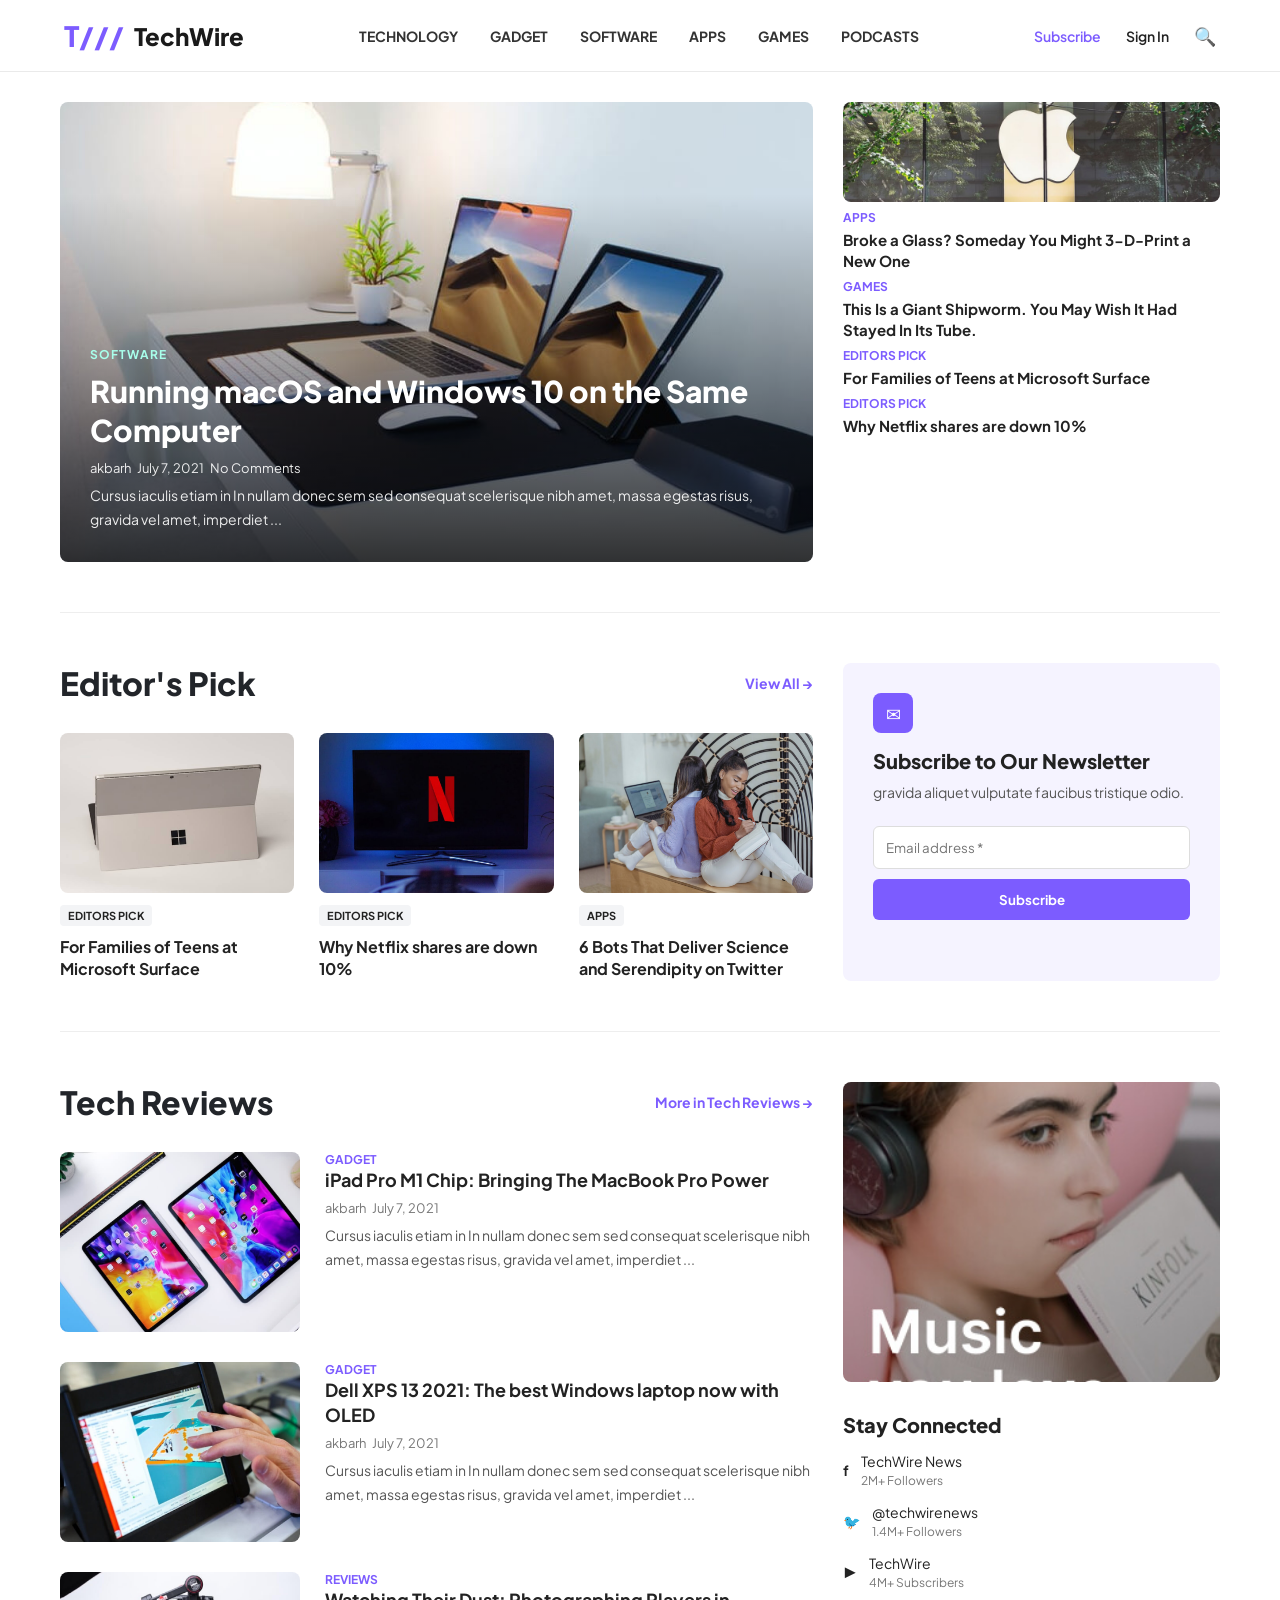
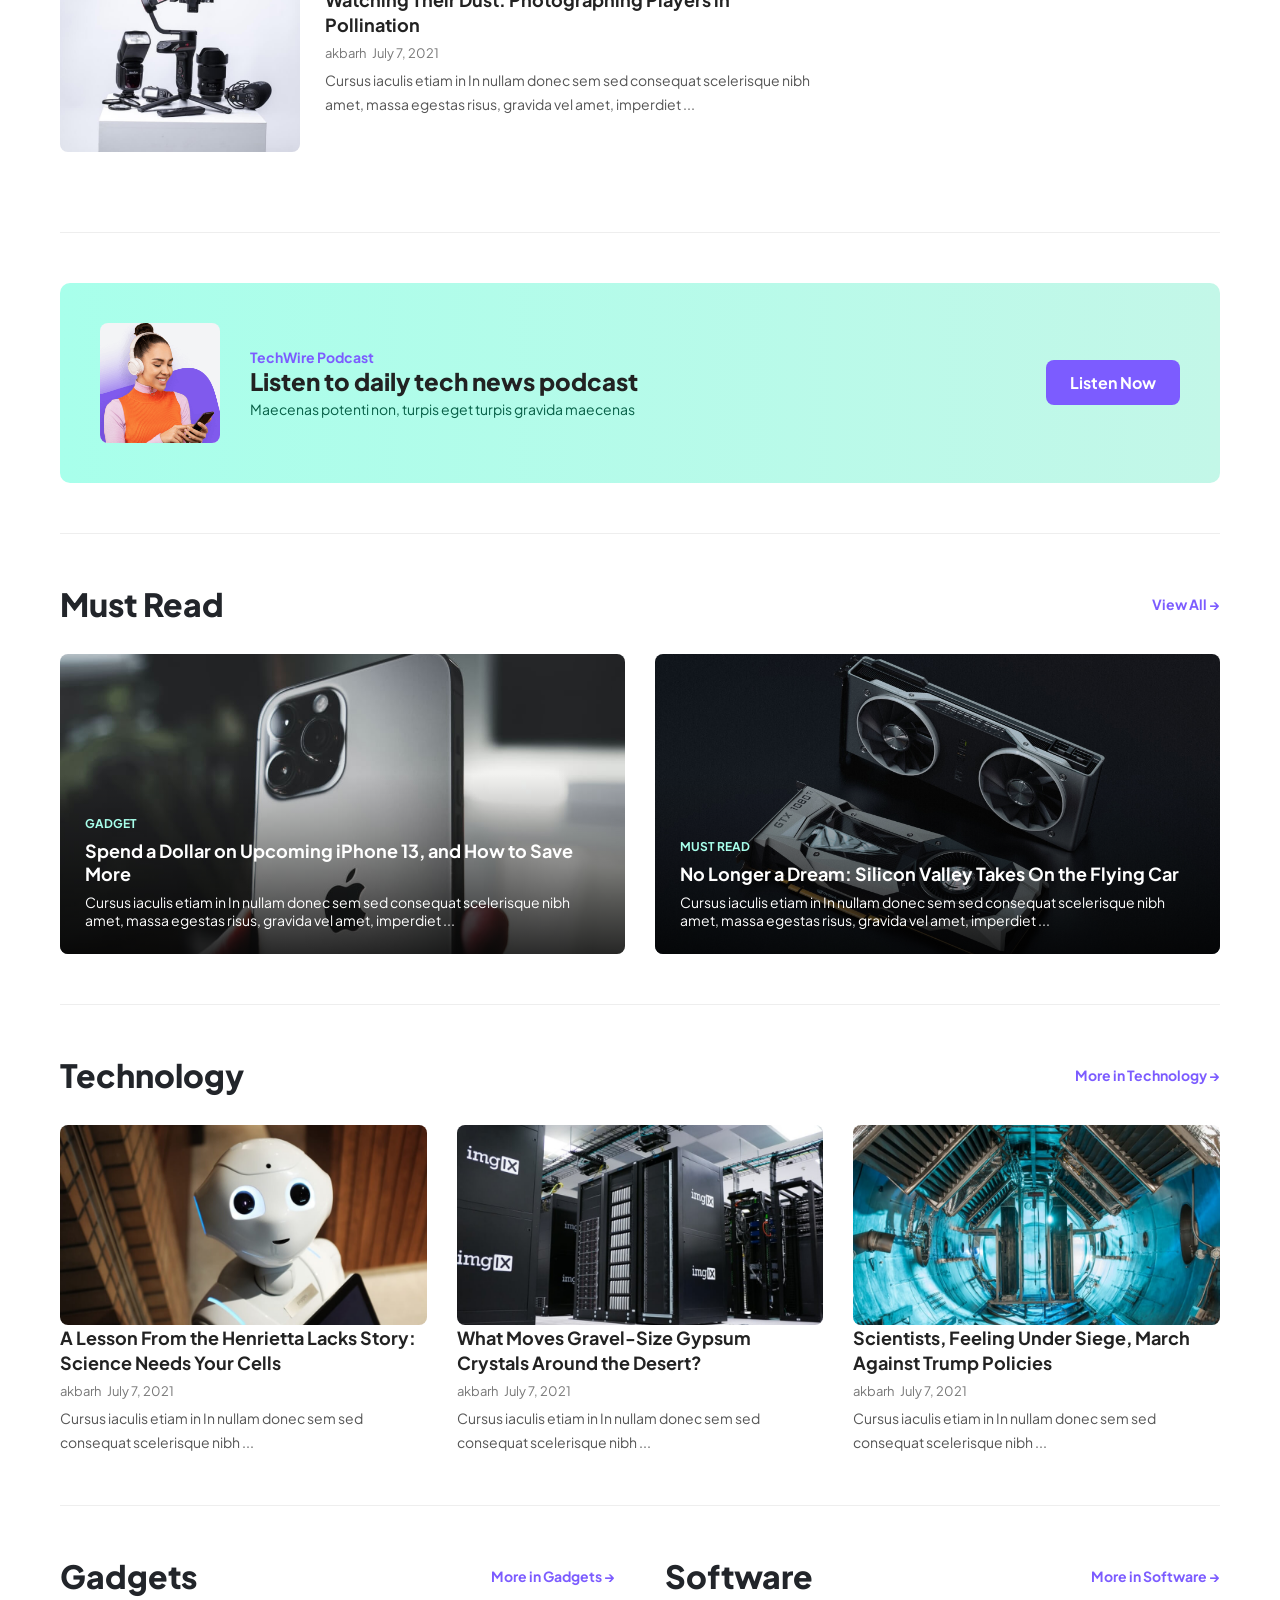
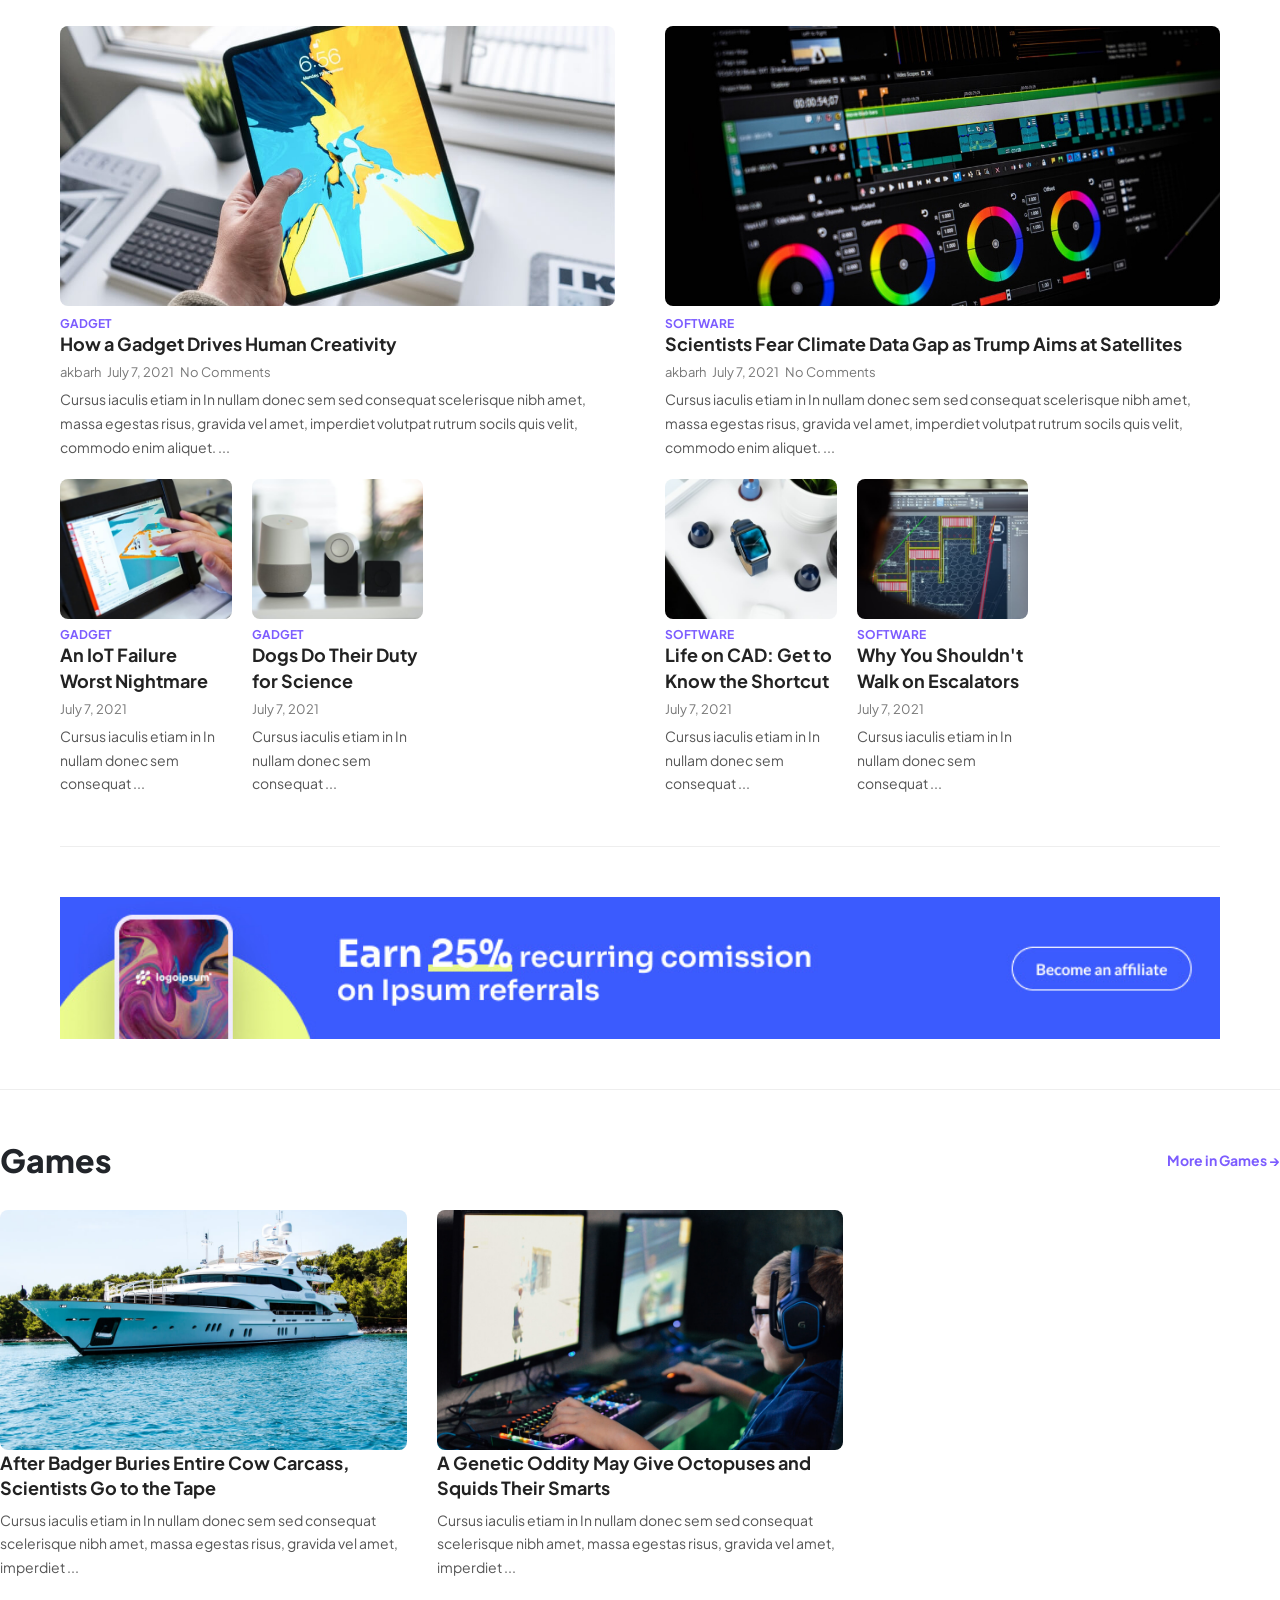
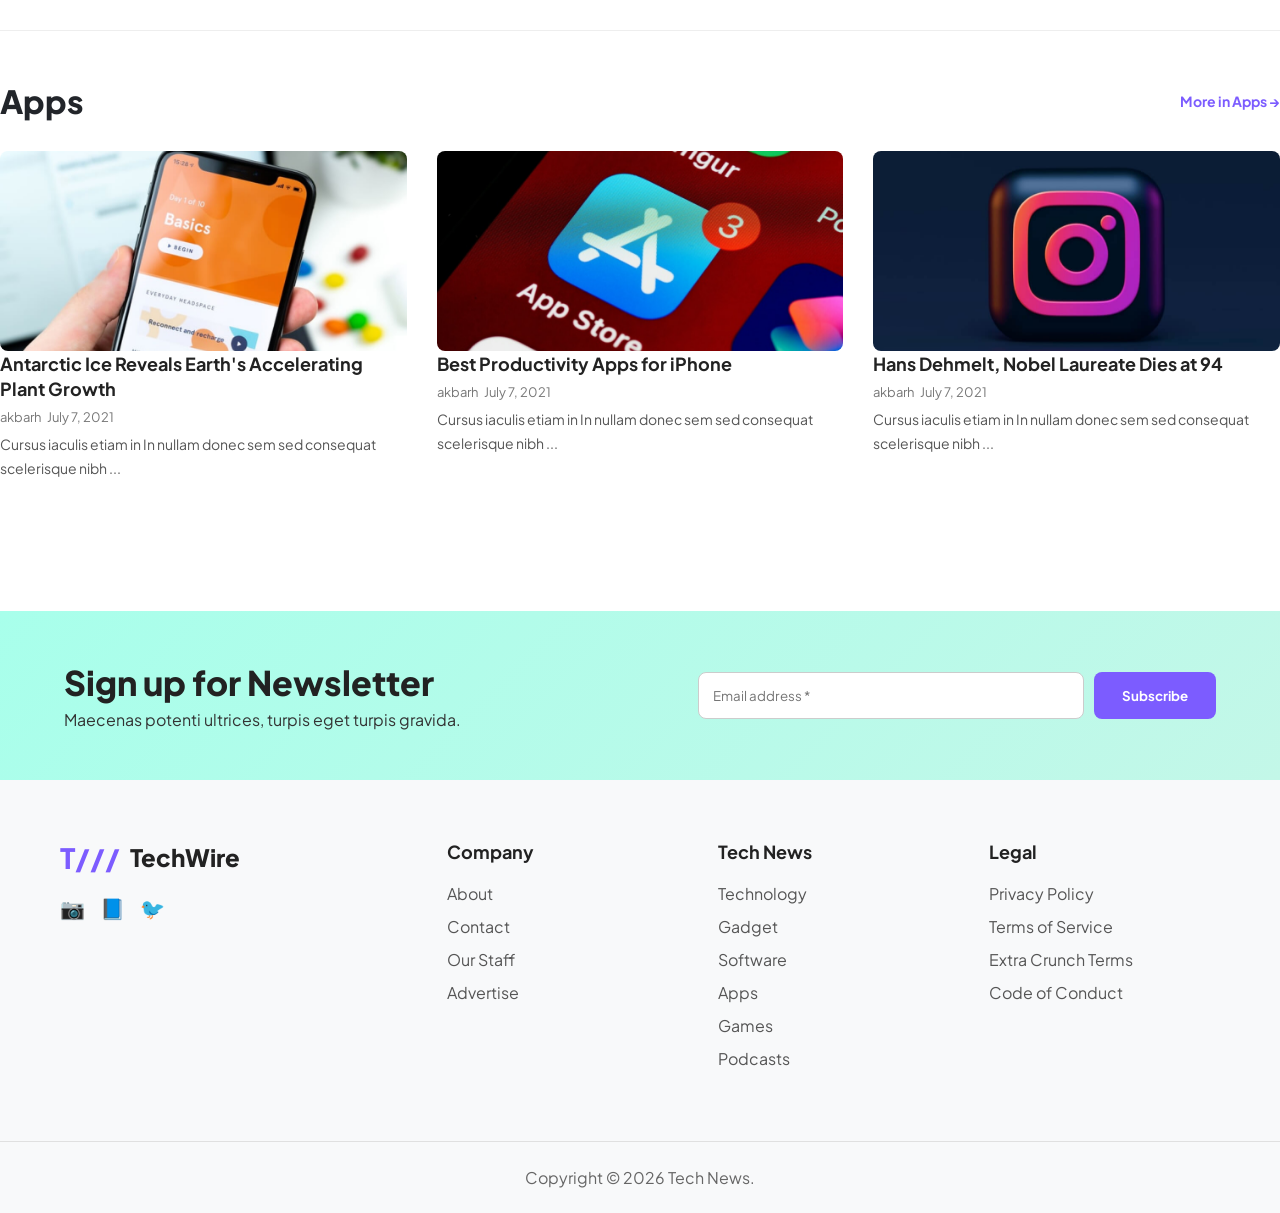
<file: index.html>
<!DOCTYPE html>
<html lang="en">
<head>
<meta charset="UTF-8">
<meta name="viewport" content="width=device-width, initial-scale=1.0">
<title>TechWire - Technology News</title>
<link href="https://fonts.googleapis.com/css2?family=Plus+Jakarta+Sans:wght@400;500;600;700;800&display=swap" rel="stylesheet">
<style>
* { box-sizing: border-box; margin: 0; padding: 0; font-family: 'Plus Jakarta Sans', sans-serif; }
body { background: #fff; color: #222; }
a { text-decoration: none; color: inherit; }
img { width: 100%; height: 100%; object-fit: cover; display: block; background: #f3f4f6; }

.container { max-width: 1200px; margin: 0 auto; padding: 0 20px; }

/* HEADER + NAVBAR - APPS.HTML JESA */
header { background: #ffffff; border-bottom: 1px solid #eaeaea; padding: 18px 5%; display: flex; align-items: center; justify-content: space-between; position: sticky; top: 0; z-index: 100; }
.logo { display: flex; align-items: center; gap: 10px; font-weight: 800; font-size: 24px; color: #1a1a1a; }
.logo-icon { color: #7c5cff; font-weight: 900; font-size: 28px; }
nav { display: flex; gap: 32px; font-weight: 700; font-size: 14px; text-transform: uppercase; }
nav a { color: #333; transition: 0.3s; } 
nav a:hover, nav a.active { color: #7c5cff; }
.header-right { display: flex; align-items: center; gap: 25px; font-weight: 600; font-size: 14px; }
.btn-subscribe { color: #7c5cff; }

.section { padding: 50px 0; border-top: 1px solid #eee; }
.section-header { display: flex; justify-content: space-between; align-items: center; margin-bottom: 30px; }
.section-title { font-size: 32px; font-weight: 800; color: #22252a; }
.view-all { color: #7c5cff; font-weight: 700; font-size: 14px; }
.view-all:hover { text-decoration: underline; }

/* HERO */
.hero-wrap { display: grid; grid-template-columns: 2fr 1fr; gap: 30px; padding-top: 30px; border: none; }
.hero-main { position: relative; height: 460px; border-radius: 8px; overflow: hidden; }
.hero-main::after { content: ''; position: absolute; inset: 0; background: linear-gradient(transparent 20%, rgba(0,0,0,0.8)); }
.hero-main .content { position: absolute; bottom: 0; padding: 30px; color: #fff; z-index: 2; }
.hero-main .tag { font-size: 12px; font-weight: 700; text-transform: uppercase; letter-spacing: 1px; color: #a8ffeb; }
.hero-main h1 { font-size: 30px; font-weight: 800; margin: 10px 0; line-height: 1.3; }
.hero-meta { display: flex; gap: 12px; font-size: 13px; opacity: 0.9; align-items: center; }
.hero-main p { font-size: 14px; opacity: 0.9; margin-top: 8px; line-height: 1.7; }
.hero-side-item { margin-bottom: 20px; }
.hero-side-item img { height: 100px; border-radius: 8px; }
.hero-side-item .cat { color: #7c5cff; font-size: 12px; font-weight: 700; text-transform: uppercase; margin: 8px 0 4px; }
.hero-side-item h3 { font-size: 15px; font-weight: 700; line-height: 1.4; }
.hero-side-item h3:hover { color: #7c5cff; }

/* EDITOR + NEWSLETTER */
.section-2 { display: grid; grid-template-columns: 2fr 1fr; gap: 30px; }
.editor-grid { display: grid; grid-template-columns: repeat(3, 1fr); gap: 25px; }
.editor-card .badge { background: #f3f4f6; color: #222; padding: 4px 8px; font-size: 11px; font-weight: 700; text-transform: uppercase; border-radius: 4px; display: inline-block; margin-bottom: 10px; }
.editor-card img { height: 160px; border-radius: 8px; margin-bottom: 10px; }
.editor-card h3 { font-size: 16px; font-weight: 700; line-height: 1.4; }
.editor-card h3:hover { color: #7c5cff; }

.card-title { font-size: 18px; font-weight: 700; line-height: 1.4; margin-bottom: 8px; }
.card-title:hover { color: #7c5cff; }
.card-meta { font-size: 13px; color: #777; margin-bottom: 8px; }
.card-desc { font-size: 14px; color: #555; line-height: 1.7; }

.newsletter-box { background: #f5f3ff; padding: 30px; border-radius: 8px; }
.newsletter-box .icon { background: #7c5cff; color: #fff; width: 40px; height: 40px; border-radius: 8px; display: flex; align-items: center; justify-content: center; margin-bottom: 15px; font-size: 18px; }
.newsletter-box h3 { font-size: 20px; font-weight: 800; margin-bottom: 10px; }
.newsletter-box p { font-size: 14px; color: #555; margin-bottom: 15px; }
.newsletter-box input { width: 100%; padding: 12px; border: 1px solid #ddd; border-radius: 6px; margin: 10px 0; font-family: 'Plus Jakarta Sans'; }
.newsletter-box button { width: 100%; background: #7c5cff; color: #fff; border: none; padding: 12px; border-radius: 6px; font-weight: 700; cursor: pointer; }

/* TECH REVIEWS + SIDEBAR */
.section-3 { display: grid; grid-template-columns: 2fr 1fr; gap: 30px; }
.review-item { display: grid; grid-template-columns: 240px 1fr; gap: 25px; margin-bottom: 30px; }
.review-item img { height: 180px; border-radius: 8px; }
.review-item .cat { color: #7c5cff; font-size: 12px; font-weight: 700; text-transform: uppercase; }
.sidebar-ad img { border-radius: 8px; margin-bottom: 30px; height: 300px; }
.stay-connected h3 { font-size: 20px; font-weight: 800; margin-bottom: 15px; }
.social-item { display: flex; gap: 12px; margin-bottom: 15px; font-size: 14px; align-items: center; }

/* PODCAST */
.podcast-full { background: linear-gradient(90deg, #a8ffeb 0%, #c3f7e8 100%); border-radius: 10px; padding: 40px; display: flex; align-items: center; gap: 30px; border: none; }
.podcast-full img { width: 120px; height: 120px; border-radius: 8px; }
.podcast-full .label { color: #7c5cff; font-weight: 700; font-size: 14px; }
.podcast-full h2 { font-size: 24px; font-weight: 800; }
.podcast-full p { font-size: 14px; color: #065f46; margin-top: 4px; }
.btn-purple { background: #7c5cff; color: #fff; padding: 12px 24px; border-radius: 8px; font-weight: 700; margin-left: auto; }

/* MUST READ */
.mustread-grid { display: grid; grid-template-columns: repeat(2, 1fr); gap: 30px; }
.mustread-card { position: relative; height: 300px; border-radius: 8px; overflow: hidden; }
.mustread-card::after { content: ''; position: absolute; inset: 0; background: linear-gradient(transparent 40%, rgba(0,0,0,0.8)); }
.mustread-card .content { position: absolute; bottom: 0; padding: 25px; color: #fff; z-index: 2; }
.mustread-card .cat { font-size: 12px; font-weight: 700; text-transform: uppercase; margin-bottom: 8px; color: #a8ffeb; }
.mustread-card h3 { font-size: 18px; font-weight: 700; margin-bottom: 8px; }
.mustread-card p { font-size: 14px; }

/* GRID */
.grid-3 { display: grid; grid-template-columns: repeat(3, 1fr); gap: 30px; }
.grid-3 img { height: 200px; border-radius: 8px; }
.games-grid img { height: 240px; border-radius: 8px; }
.double-grid { display: grid; grid-template-columns: 1fr 1fr; gap: 50px; }
.main-big img { height: 280px; border-radius: 8px; }
.main-big .cat { color: #7c5cff; font-size: 12px; font-weight: 700; text-transform: uppercase; margin-top: 10px; }
.sub-grid-3 { display: grid; grid-template-columns: repeat(3, 1fr); gap: 20px; margin-top: 20px; }
.sub-grid-3 img { height: 140px; border-radius: 8px; }
.sub-grid-3 .cat { color: #7c5cff; font-size: 12px; font-weight: 700; text-transform: uppercase; margin-top: 8px; }
.ad-banner { position: relative; background: #2563eb; border-radius: 10px; padding: 0; height: 140px; overflow: hidden; }
.ad-banner img { height: 100%; }
.ad-banner .content { position: absolute; top: 0; left: 0; padding: 25px 30px; display: flex; justify-content: space-between; align-items: center; width: 100%; color: #fff; }

/* FOOTER - APPS.HTML JESA */
.site-footer { background: #f8f9fa; margin-top: 80px; }
.newsletter-section { background: linear-gradient(135deg, #a8ffeb 0%, #c3f7e8 100%); padding: 50px 5%; display: flex; justify-content: space-between; align-items: center; gap: 20px; }
.newsletter-content h2 { font-size: 34px; font-weight: 800; }
.newsletter-content p { color: #333; margin-top: 5px; }
.newsletter-form { display: flex; gap: 10px; width: 45%; }
.newsletter-form input { flex: 1; padding: 14px; border: 1px solid #ccc; border-radius: 8px; font-family: 'Plus Jakarta Sans'; }
.newsletter-form button { background: #7c5cff; color: #fff; border: none; padding: 14px 28px; border-radius: 8px; font-weight: 700; cursor: pointer; }

.footer-widgets { max-width: 1200px; margin: 0 auto; padding: 60px 20px; display: grid; grid-template-columns: 1.5fr 1fr 1fr 1fr; gap: 40px; }
.footer-logo { display: flex; align-items: center; gap: 10px; font-size: 24px; font-weight: 800; margin-bottom: 20px; }
.social-links { display: flex; gap: 15px; font-size: 20px; }
.social-links a:hover { color: #7c5cff; }
.footer-col h4 { font-size: 18px; margin-bottom: 20px; }
.footer-col ul { list-style: none; }
.footer-col li { margin-bottom: 12px; }
.footer-col a { color: #555; }
.footer-col a:hover { color: #7c5cff; }
.footer-bottom { text-align: center; padding: 25px; border-top: 1px solid #e0e0e0; color: #666; }

@media(max-width: 1024px){ 
  .hero-wrap, .section-2, .section-3, .double-grid { grid-template-columns: 1fr; } 
  .editor-grid, .grid-3, .sub-grid-3, .footer-widgets { grid-template-columns: 1fr 1fr; } 
  nav { display: none; } 
  .podcast-full { flex-direction: column; text-align: center; } 
  .btn-purple { margin-left: 0; }
  .review-item { grid-template-columns: 1fr; }
  .hero-main { height: 350px; }
  .newsletter-section { flex-direction: column; align-items: flex-start; }
  .newsletter-form { width: 100%; }
}
@media(max-width: 600px){
  .footer-widgets { grid-template-columns: 1fr; }
  .newsletter-form { flex-direction: column; }
}
</style>
</head>
<body>

<header>
  <a href="index.html" class="logo"><span class="logo-icon">T///</span> TechWire</a>
  <nav>
    <a href="technology.html">Technology</a>
    <a href="gadget.html">Gadget</a>
    <a href="software.html">Software</a>
    <a href="apps.html">Apps</a>
    <a href="games.html">Games</a>
    <a href="podcast.html">Podcasts</a>
  </nav>
  <div class="header-right">
    <a href="#" class="btn-subscribe">Subscribe</a>
    <a href="#">Sign In</a>
    <span style="font-size:18px; cursor:pointer;">🔍</span>
  </div>
</header>

<main class="container">
  <!-- 1. HERO -->
  <section class="section hero-wrap">
    <a href="#" class="hero-main"><img src="tech-1.jpg" alt="Hero"><div class="content"><div class="tag">SOFTWARE</div><h1>Running macOS and Windows 10 on the Same Computer</h1><div class="hero-meta">akbarh &nbsp; July 7, 2021 &nbsp; No Comments</div><p>Cursus iaculis etiam in In nullam donec sem sed consequat scelerisque nibh amet, massa egestas risus, gravida vel amet, imperdiet ...</p></div></a>
    <div class="hero-side">
      <a href="#" class="hero-side-item"><img src="tech-2.jpg" alt="Side"><div class="cat">APPS</div><h3>Broke a Glass? Someday You Might 3-D-Print a New One</h3></a>
      <a href="#" class="hero-side-item"><div class="cat">GAMES</div><h3>This Is a Giant Shipworm. You May Wish It Had Stayed In Its Tube.</h3></a>
      <a href="#" class="hero-side-item"><div class="cat">EDITORS PICK</div><h3>For Families of Teens at Microsoft Surface</h3></a>
      <a href="#" class="hero-side-item"><div class="cat">EDITORS PICK</div><h3>Why Netflix shares are down 10%</h3></a>
    </div>
  </section>

  <!-- 2. EDITOR + NEWSLETTER -->
  <section class="section section-2">
    <div><div class="section-header"><h2 class="section-title">Editor's Pick</h2><a href="#" class="view-all">View All →</a></div>
      <div class="editor-grid">
        <a href="#" class="editor-card"><img src="tech-3.jpg" alt=""><div class="badge">EDITORS PICK</div><h3>For Families of Teens at Microsoft Surface</h3></a>
        <a href="#" class="editor-card"><img src="tech-4.jpg" alt=""><div class="badge">EDITORS PICK</div><h3>Why Netflix shares are down 10%</h3></a>
        <a href="#" class="editor-card"><img src="tech-5.jpg" alt=""><div class="badge">APPS</div><h3>6 Bots That Deliver Science and Serendipity on Twitter</h3></a>
      </div>
    </div>
    <div class="newsletter-box"><div class="icon">✉</div><h3>Subscribe to Our Newsletter</h3><p>gravida aliquet vulputate faucibus tristique odio.</p><input type="email" placeholder="Email address *"><button>Subscribe</button></div>
  </section>

  <!-- 3. TECH REVIEWS -->
  <section class="section section-3">
    <div><div class="section-header"><h2 class="section-title">Tech Reviews</h2><a href="#" class="view-all">More in Tech Reviews →</a></div>
      <a href="#" class="review-item"><img src="tech-6.jpg" alt=""><div><div class="cat">GADGET</div><h3 class="card-title">iPad Pro M1 Chip: Bringing The MacBook Pro Power</h3><div class="card-meta">akbarh &nbsp; July 7, 2021</div><p class="card-desc">Cursus iaculis etiam in In nullam donec sem sed consequat scelerisque nibh amet, massa egestas risus, gravida vel amet, imperdiet ...</p></div></a>
      <a href="#" class="review-item"><img src="tech-7.jpg" alt=""><div><div class="cat">GADGET</div><h3 class="card-title">Dell XPS 13 2021: The best Windows laptop now with OLED</h3><div class="card-meta">akbarh &nbsp; July 7, 2021</div><p class="card-desc">Cursus iaculis etiam in In nullam donec sem sed consequat scelerisque nibh amet, massa egestas risus, gravida vel amet, imperdiet ...</p></div></a>
      <a href="#" class="review-item"><img src="tech-9.jpg" alt=""><div><div class="cat">REVIEWS</div><h3 class="card-title">Watching Their Dust: Photographing Players in Pollination</h3><div class="card-meta">akbarh &nbsp; July 7, 2021</div><p class="card-desc">Cursus iaculis etiam in In nullam donec sem sed consequat scelerisque nibh amet, massa egestas risus, gravida vel amet, imperdiet ...</p></div></a>
    </div>
    <div><a href="#" class="sidebar-ad"><img src="t-tech-8.jpg" alt="Ad"></a>
      <div class="stay-connected"><h3>Stay Connected</h3>
        <a href="#" class="social-item"><b>f</b><div>TechWire News<br><span style="font-size:12px;color:#777;">2M+ Followers</span></div></a>
        <a href="#" class="social-item"><b>🐦</b><div>@techwirenews<br><span style="font-size:12px;color:#777;">1.4M+ Followers</span></div></a>
        <a href="#" class="social-item"><b>▶</b><div>TechWire<br><span style="font-size:12px;color:#777;">4M+ Subscribers</span></div></a>
      </div>
    </div>
  </section>

  <!-- 4. PODCAST -->  <!-- 4. PODCAST -->  
<section class="section"><a href="podcast.html" class="podcast-full"><img src="tech-10.png" alt=""><div><div class="label">TechWire Podcast</div><h2>Listen to daily tech news podcast</h2><p>Maecenas potenti non, turpis eget turpis gravida maecenas</p></div><span class="btn-purple">Listen Now</span></a></section>

 
  <!-- 5. MUST READ -->
  <section class="section"><div class="section-header"><h2 class="section-title">Must Read</h2><a href="#" class="view-all">View All →</a></div>
    <div class="mustread-grid">
      <a href="#" class="mustread-card"><img src="tech-11.jpg" alt=""><div class="content"><div class="cat">GADGET</div><h3>Spend a Dollar on Upcoming iPhone 13, and How to Save More</h3><p>Cursus iaculis etiam in In nullam donec sem sed consequat scelerisque nibh amet, massa egestas risus, gravida vel amet, imperdiet ...</p></div></a>
      <a href="#" class="mustread-card"><img src="tech-12.jpg" alt=""><div class="content"><div class="cat">MUST READ</div><h3>No Longer a Dream: Silicon Valley Takes On the Flying Car</h3><p>Cursus iaculis etiam in In nullam donec sem sed consequat scelerisque nibh amet, massa egestas risus, gravida vel amet, imperdiet ...</p></div></a>
    </div>
  </section>

  <!-- 6. TECHNOLOGY -->
  <section class="section"><div class="section-header"><h2 class="section-title">Technology</h2><a href="technology.html" class="view-all">More in Technology →</a></div>
    <div class="grid-3">
      <a href="#"><img src="tech-13.jpg" alt=""><h3 class="card-title">A Lesson From the Henrietta Lacks Story: Science Needs Your Cells</h3><div class="card-meta">akbarh &nbsp; July 7, 2021</div><p class="card-desc">Cursus iaculis etiam in In nullam donec sem sed consequat scelerisque nibh ...</p></a>
      <a href="#"><img src="tech-14.jpg" alt=""><h3 class="card-title">What Moves Gravel-Size Gypsum Crystals Around the Desert?</h3><div class="card-meta">akbarh &nbsp; July 7, 2021</div><p class="card-desc">Cursus iaculis etiam in In nullam donec sem sed consequat scelerisque nibh ...</p></a>
      <a href="#"><img src="tech-15.jpg" alt=""><h3 class="card-title">Scientists, Feeling Under Siege, March Against Trump Policies</h3><div class="card-meta">akbarh &nbsp; July 7, 2021</div><p class="card-desc">Cursus iaculis etiam in In nullam donec sem sed consequat scelerisque nibh ...</p></a>
    </div>
  </section>

  <!-- 7. GADGETS + SOFTWARE -->
  <section class="section"><div class="double-grid">
    <div><div class="section-header"><h2 class="section-title">Gadgets</h2><a href="gadget.html" class="view-all">More in Gadgets →</a></div>
      <a href="#" class="main-big"><img src="tech-16.jpg" alt=""><div class="cat">GADGET</div><h3 class="card-title">How a Gadget Drives Human Creativity</h3><div class="card-meta">akbarh &nbsp; July 7, 2021 &nbsp; No Comments</div><p class="card-desc">Cursus iaculis etiam in In nullam donec sem sed consequat scelerisque nibh amet, massa egestas risus, gravida vel amet, imperdiet volutpat rutrum socils quis velit, commodo enim aliquet. ...</p></a>
      <div class="sub-grid-3">
        <a href="#"><img src="tech-19.jpg" alt=""><div class="cat">GADGET</div><h4 class="card-title">An IoT Failure Worst Nightmare</h4><div class="card-meta">July 7, 2021</div><p class="card-desc">Cursus iaculis etiam in In nullam donec sem consequat ...</p></a>
        <a href="#"><img src="tech-20.jpg" alt=""><div class="cat">GADGET</div><h4 class="card-title">Dogs Do Their Duty for Science</h4><div class="card-meta">July 7, 2021</div><p class="card-desc">Cursus iaculis etiam in In nullam donec sem consequat ...</p></a>
      </div>
    </div>
    <div><div class="section-header"><h2 class="section-title">Software</h2><a href="software.html" class="view-all">More in Software →</a></div>
      <a href="#" class="main-big"><img src="tech-17.jpg" alt=""><div class="cat">SOFTWARE</div><h3 class="card-title">Scientists Fear Climate Data Gap as Trump Aims at Satellites</h3><div class="card-meta">akbarh &nbsp; July 7, 2021 &nbsp; No Comments</div><p class="card-desc">Cursus iaculis etiam in In nullam donec sem sed consequat scelerisque nibh amet, massa egestas risus, gravida vel amet, imperdiet volutpat rutrum socils quis velit, commodo enim aliquet. ...</p></a>
      <div class="sub-grid-3">
        <a href="#"><img src="tech-21.jpg" alt=""><div class="cat">SOFTWARE</div><h4 class="card-title">Life on CAD: Get to Know the Shortcut</h4><div class="card-meta">July 7, 2021</div><p class="card-desc">Cursus iaculis etiam in In nullam donec sem consequat ...</p></a>
        <a href="#"><img src="tech-18.jpg" alt=""><div class="cat">SOFTWARE</div><h4 class="card-title">Why You Shouldn't Walk on Escalators</h4><div class="card-meta">July 7, 2021</div><p class="card-desc">Cursus iaculis etiam in In nullam donec sem consequat ...</p></a>
      </div>
    </div>
  </div></section>

  <!-- 8. AD BANNER -->
  <section class="section"><a href="#" class="ad-banner"><img src="tech-23.jpg" alt="Affiliate"><div class="content"></div></a></section></main>
  <!-- 9. GAMES -->
  <section class="section"><div class="section-header"><h2 class="section-title">Games</h2><a href="games.html" class="view-all">More in Games →</a></div>
        <div class="grid-3 games-grid">
      <a href="games.html"><img src="gg-tech-1.jpg" alt=""><h3 class="card-title">After Badger Buries Entire Cow Carcass, Scientists Go to the Tape</h3><p class="card-desc">Cursus iaculis etiam in In nullam donec sem sed consequat scelerisque nibh amet, massa egestas risus, gravida vel amet, imperdiet ...</p></a>
      <a href="games.html"><img src="gg-tech-2.jpg" alt=""><h3 class="card-title">A Genetic Oddity May Give Octopuses and Squids Their Smarts</h3><p class="card-desc">Cursus iaculis etiam in In nullam donec sem sed consequat scelerisque nibh amet, massa egestas risus, gravida vel amet, imperdiet ...</p></a>
    </div>
  </section>
  <!-- 10. APPS -->
  <section class="section"><div class="section-header"><h2 class="section-title">Apps</h2><a href="apps.html" class="view-all">More in Apps →</a></div>
    <div class="grid-3">
      <a href="#"><img src="tech-26.jpg" alt=""><h3 class="card-title">Antarctic Ice Reveals Earth's Accelerating Plant Growth</h3><div class="card-meta">akbarh &nbsp; July 7, 2021</div><p class="card-desc">Cursus iaculis etiam in In nullam donec sem sed consequat scelerisque nibh ...</p></a>
      <a href="#"><img src="tech-27.jpg" alt=""><h3 class="card-title">Best Productivity Apps for iPhone</h3><div class="card-meta">akbarh &nbsp; July 7, 2021</div><p class="card-desc">Cursus iaculis etiam in In nullam donec sem sed consequat scelerisque nibh ...</p></a>
      <a href="#"><img src="tech-28.jpg" alt=""><h3 class="card-title">Hans Dehmelt, Nobel Laureate Dies at 94</h3><div class="card-meta">akbarh &nbsp; July 7, 2021</div><p class="card-desc">Cursus iaculis etiam in In nullam donec sem sed consequat scelerisque nibh ...</p></a>
    </div>
  </section>
</main>

<!-- FOOTER -->
<footer class="site-footer">
  <section class="newsletter-section">
    <div class="newsletter-content">
      <h2>Sign up for Newsletter</h2>
      <p>Maecenas potenti ultrices, turpis eget turpis gravida.</p>
    </div>
    <form class="newsletter-form">
      <input type="email" placeholder="Email address *" required>
      <button type="submit">Subscribe</button>
    </form>
  </section>

  <div class="footer-widgets">
    <div class="footer-col brand-col">
      <div class="footer-logo"><span class="logo-icon">T///</span><span class="logo-text">TechWire</span></div>
      <div class="social-links"><a href="#">📷</a><a href="#">📘</a><a href="#">🐦</a></div>
    </div>
    <div class="footer-col"><h4>Company</h4><ul><li><a href="#">About</a></li><li><a href="#">Contact</a></li><li><a href="#">Our Staff</a></li><li><a href="#">Advertise</a></li></ul></div>
    <div class="footer-col"><h4>Tech News</h4><ul><li><a href="technology.html">Technology</a></li><li><a href="gadget.html">Gadget</a></li><li><a href="software.html">Software</a></li><li><a href="apps.html">Apps</a></li><li><a href="games.html">Games</a></li><li><a href="podcast.html">Podcasts</a></li></ul></div>
    <div class="footer-col"><h4>Legal</h4><ul><li><a href="#">Privacy Policy</a></li><li><a href="#">Terms of Service</a></li><li><a href="#">Extra Crunch Terms</a></li><li><a href="#">Code of Conduct</a></li></ul></div>
  </div>

  <div class="footer-bottom"><p>Copyright &copy; 2026 Tech News.</p></div>
</footer>

</body>
</html>
</file>
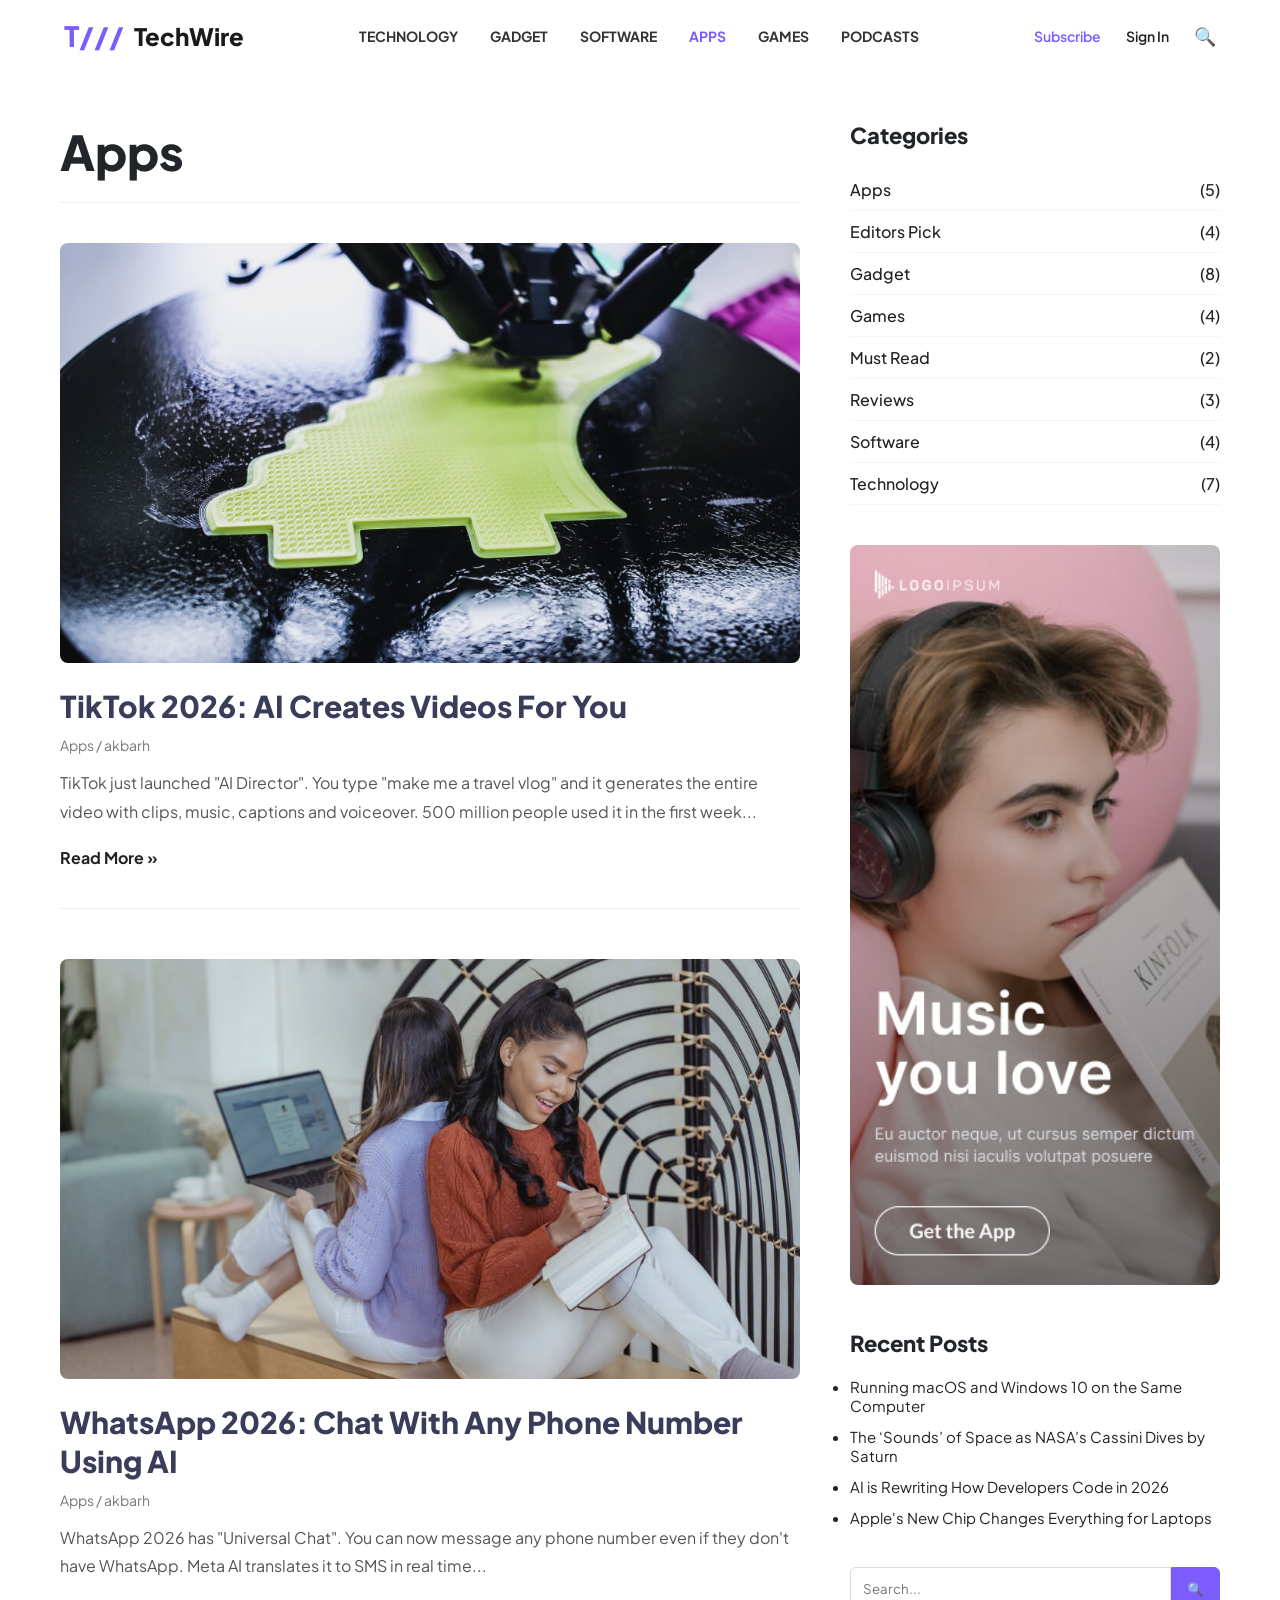
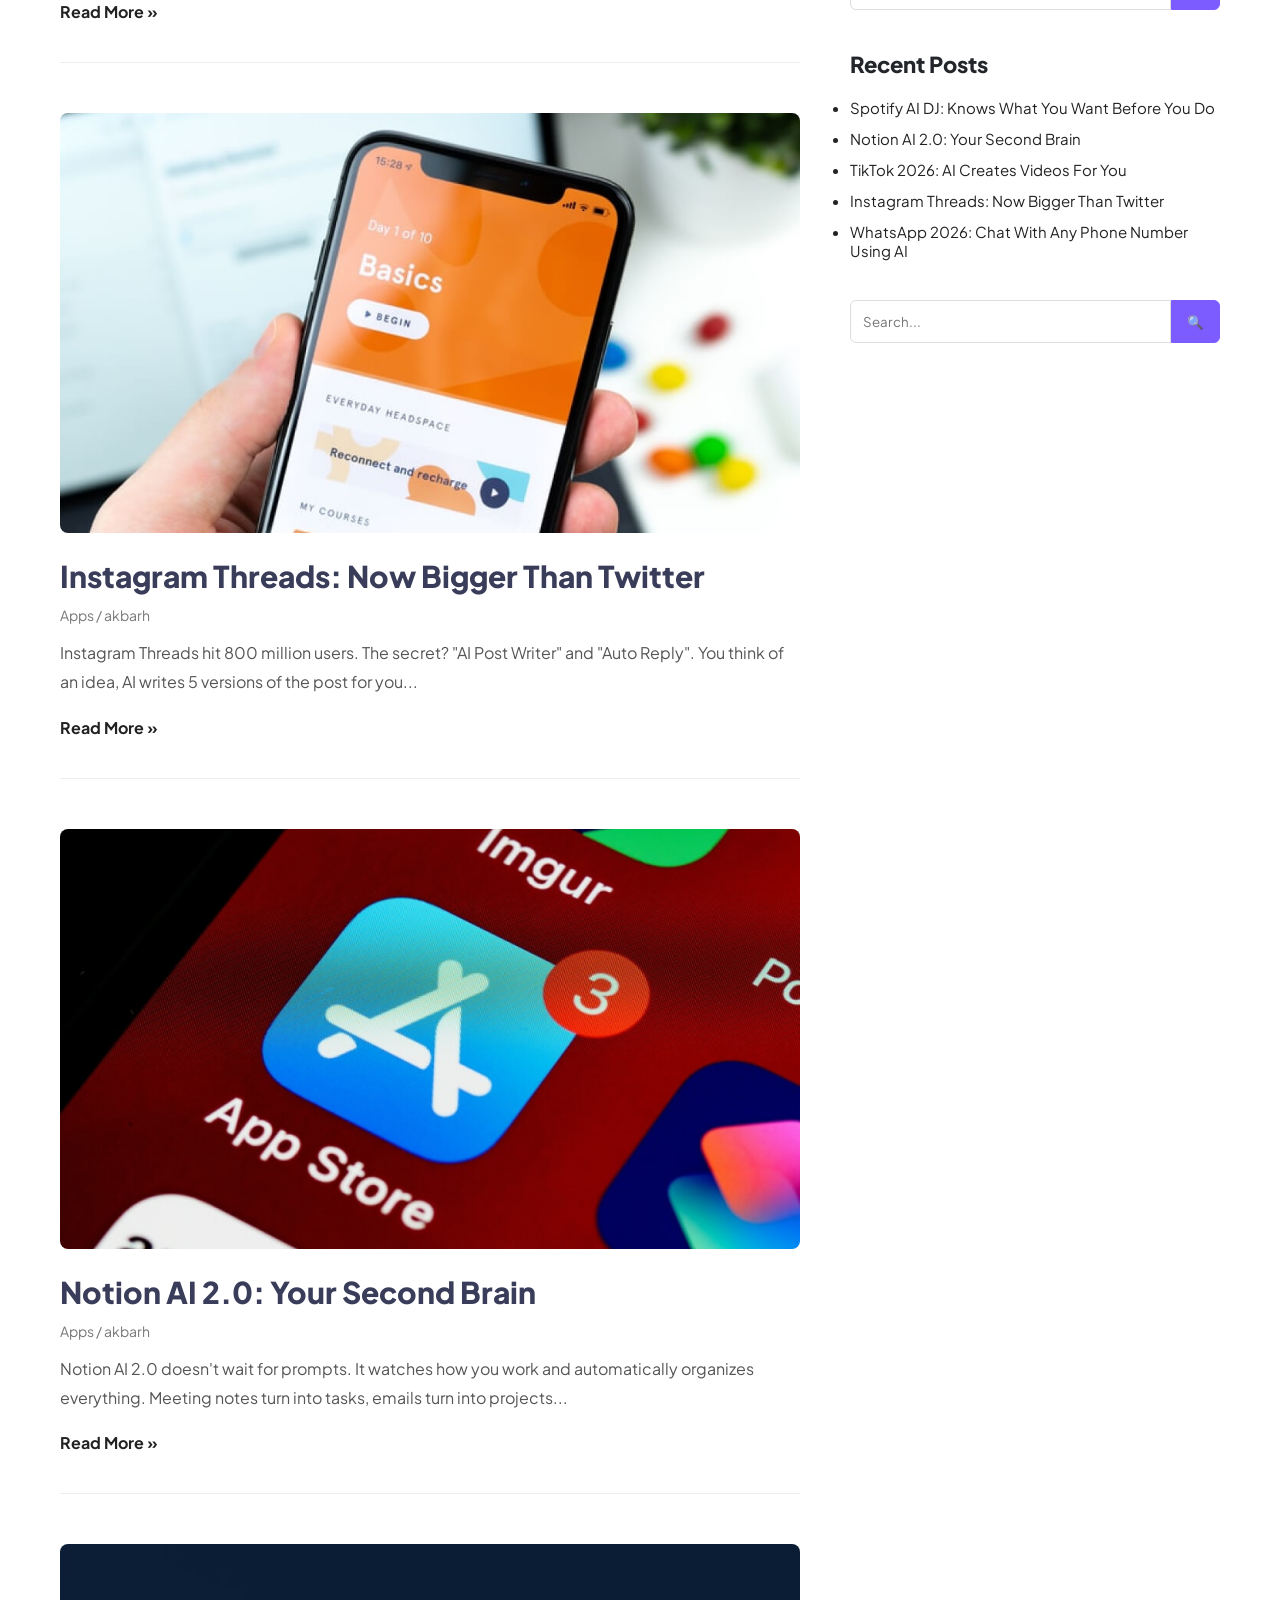
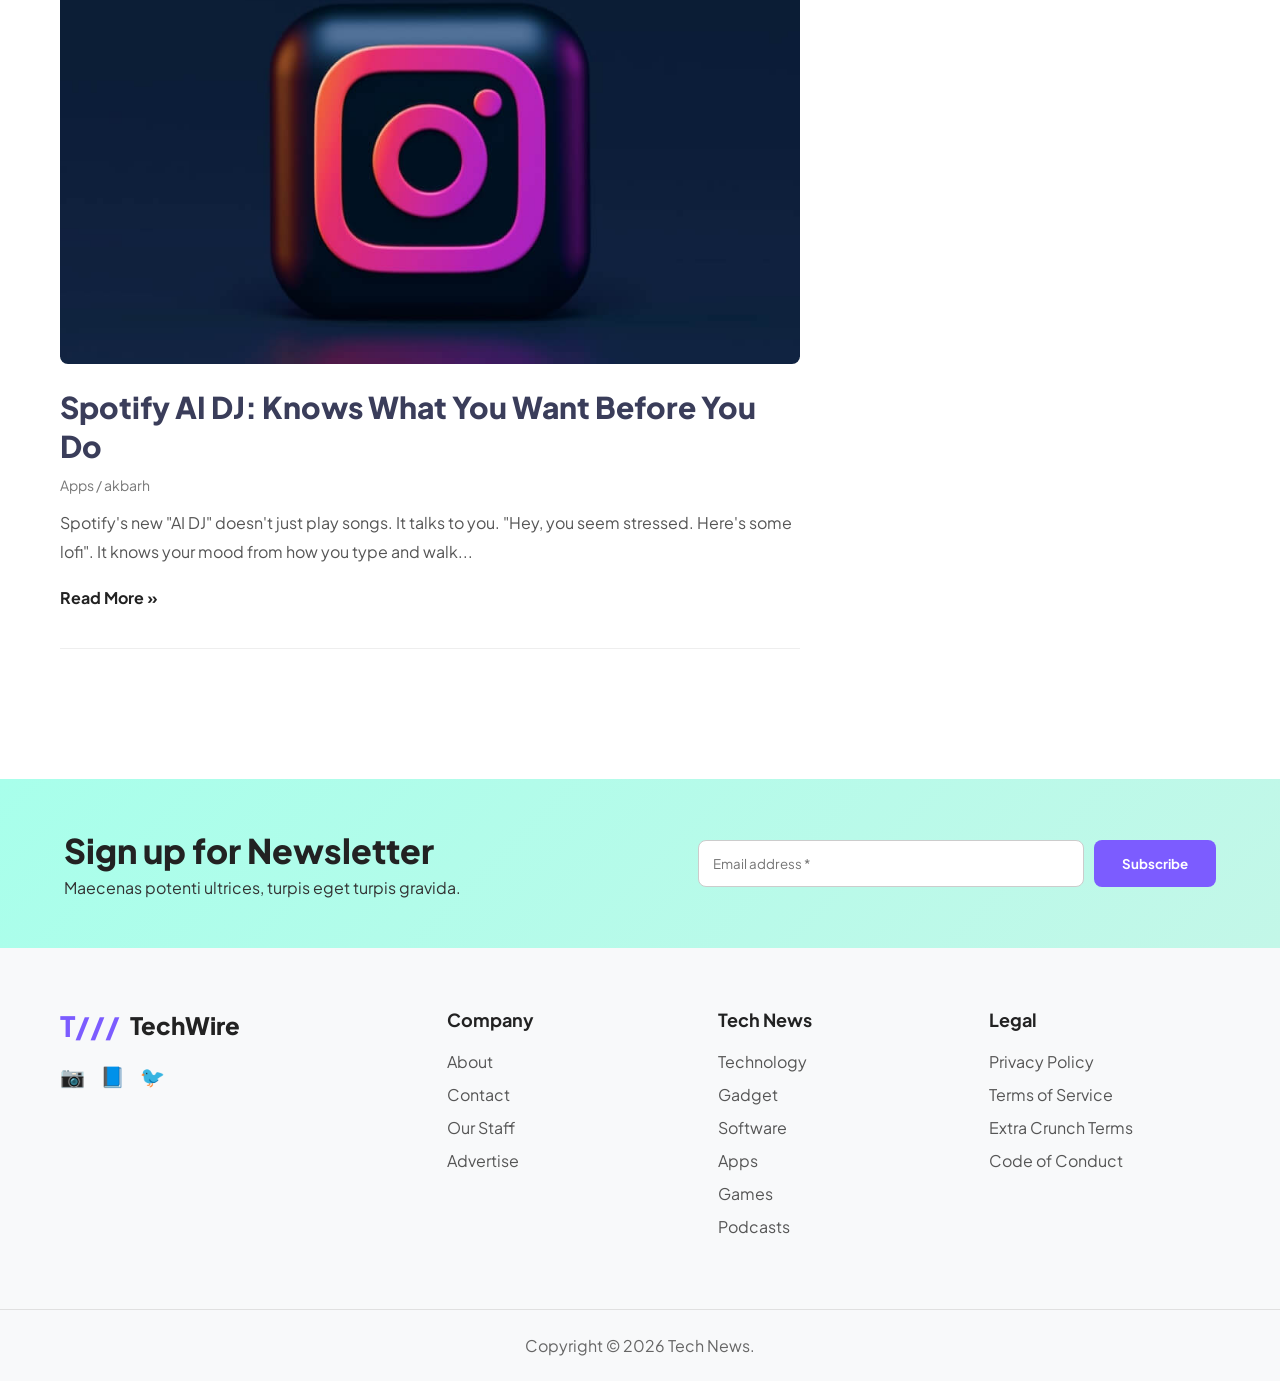
<file: apps.html>
<!DOCTYPE html>
<html lang="en">
<head>
<meta charset="UTF-8">
<meta name="viewport" content="width=device-width, initial-scale=1.0">
<title>Apps - TechWire</title>
<link href="https://fonts.googleapis.com/css2?family=Plus+Jakarta+Sans:wght@400;500;600;700;800&display=swap" rel="stylesheet">
<style>
* { box-sizing: border-box; margin: 0; padding: 0; font-family: 'Plus Jakarta Sans', sans-serif; }
body { background: #fff; color: #222; }
a { text-decoration: none; color: inherit; }

/* HEADER + NAVBAR */
header { background: #ffffff; border-bottom: 1px solid #ea; padding: 18px 5%; display: flex; align-items: center; justify-content: space-between; position: sticky; top: 0; z-index: 100; }
.logo { display: flex; align-items: center; gap: 10px; font-weight: 800; font-size: 24px; color: #1a1a1a; }
.logo-icon { color: #7c5cff; font-weight: 900; font-size: 28px; }
nav { display: flex; gap: 32px; font-weight: 700; font-size: 14px; text-transform: uppercase; }
nav a { color: #333; transition: 0.3s; }
nav a:hover, nav a.active { color: #7c5cff; }
.header-right { display: flex; align-items: center; gap: 25px; font-weight: 600; font-size: 14px; }
.btn-subscribe { color: #7c5cff; }

/* MAIN LAYOUT */
.main-container { max-width: 1200px; margin: 50px auto; padding: 0 20px; display: grid; grid-template-columns: 2fr 1fr; gap: 50px; }
.page-title { font-size: 48px; font-weight: 800; margin-bottom: 40px; border-bottom: 1px solid #eee; padding-bottom: 20px; color: #22252a; }

/* POST CARD */
.post-card { margin-bottom: 50px; border-bottom: 1px solid #eee; padding-bottom: 40px; }
.post-thumbnail img { width: 100%; height: 420px; object-fit: cover; border-radius: 8px; margin-bottom: 24px; display: block; }
.post-title { font-size: 30px; font-weight: 800; margin-bottom: 10px; line-height: 1.3; color: #3a3d5a; }
.post-title a:hover { color: #7c5cff; }
.post-meta { font-size: 14px; color: #777; margin-bottom: 15px; }
.post-excerpt { font-size: 16px; line-height: 1.8; color: #555; margin-bottom: 20px; }
.read-more { font-weight: 700; }
.read-more:hover { color: #7c5cff; }

/* SIDEBAR */
.widget { margin-bottom: 40px; }
.widget-title { font-size: 22px; font-weight: 800; margin-bottom: 20px; color: #22252a; }
.widget-categories ul { list-style: none; }
.widget-categories li { padding: 10px 0; border-bottom: 1px solid #f5f5f5; }
.widget-categories li a { display: flex; justify-content: space-between; font-size: 16px; font-weight: 500; }
.widget-categories li a:hover { color: #7c5cff; }
.widget-banner img { width: 100%; border-radius: 8px; }
.widget-recent-posts li { margin-bottom: 12px; font-size: 15px; }
.widget-recent-posts li a:hover { color: #7c5cff; }
.search-form { display: flex; }
.search-form input { flex: 1; padding: 12px; border: 1px solid #ddd; border-radius: 6px 0 0 6px; font-family: 'Plus Jakarta Sans'; }
.search-form button { padding: 0 15px; border: 1px solid #7c5cff; background: #7c5cff; color: #fff; border-radius: 0 6px 6px 0; cursor: pointer; }

/* FOOTER */
.site-footer { background: #f8f9fa; margin-top: 80px; }
.newsletter-section { background: linear-gradient(135deg, #a8ffeb 0%, #c3f7e8 100%); padding: 50px 5%; display: flex; justify-content: space-between; align-items: center; gap: 20px; }
.newsletter-content h2 { font-size: 34px; font-weight: 800; }
.newsletter-content p { color: #333; margin-top: 5px; }
.newsletter-form { display: flex; gap: 10px; width: 45%; }
.newsletter-form input { flex: 1; padding: 14px; border: 1px solid #ccc; border-radius: 8px; font-family: 'Plus Jakarta Sans'; }
.newsletter-form button { background: #7c5cff; color: #fff; border: none; padding: 14px 28px; border-radius: 8px; font-weight: 700; cursor: pointer; }

.footer-widgets { max-width: 1200px; margin: 0 auto; padding: 60px 20px; display: grid; grid-template-columns: 1.5fr 1fr 1fr 1fr; gap: 40px; }
.footer-logo { display: flex; align-items: center; gap: 10px; font-size: 24px; font-weight: 800; margin-bottom: 20px; }
.social-links { display: flex; gap: 15px; font-size: 20px; }
.social-links a:hover { color: #7c5cff; }
.footer-col h4 { font-size: 18px; margin-bottom: 20px; }
.footer-col ul { list-style: none; }
.footer-col li { margin-bottom: 12px; }
.footer-col a { color: #555; }
.footer-col a:hover { color: #7c5cff; }
.footer-bottom { text-align: center; padding: 25px; border-top: 1px solid #e0e0e0; color: #666; }

@media (max-width: 900px) {
  nav { display: none; }
 .main-container { grid-template-columns: 1fr; }
 .newsletter-section { flex-direction: column; }
 .newsletter-form { width: 100%; }
 .footer-widgets { grid-template-columns: 1fr 1fr; }
}
</style>
</head>
<body>

  <header>
    <div class="logo"><span class="logo-icon">T///</span> TechWire</div>
    <nav>
      <a href="technology.html">Technology</a>
      <a href="gadget.html">Gadget</a>
      <a href="software.html">Software</a>
      <a href="apps.html" class="active">Apps</a>
      <a href="games.html">Games</a>
      <a href="podcast.html">Podcasts</a>
    </nav>
    <div class="header-right">
      <a href="#" class="btn-subscribe">Subscribe</a>
      <a href="#">Sign In</a>
      <span style="font-size:18px; cursor:pointer;">🔍</span>
    </div>
  </header>

<main class="main-container">
  <section class="content-area">
    <h1 class="page-title">Apps</h1>

    <article class="post-card">
      <div class="post-thumbnail">
        <a href="single-post-apps.html?id=1"><img src="a-tech-1.jpg" alt="TikTok AI"></a>
      </div>
      <h2 class="post-title"><a href="single-post-apps.html?id=1">TikTok 2026: AI Creates Videos For You</a></h2>
      <div class="post-meta">Apps / akbarh</div>
      <p class="post-excerpt">TikTok just launched "AI Director". You type "make me a travel vlog" and it generates the entire video with clips, music, captions and voiceover. 500 million people used it in the first week...</p>
      <a href="single-post-apps.html?id=1" class="read-more">Read More »</a>
    </article>

    <article class="post-card">
      <div class="post-thumbnail">
        <a href="single-post-apps.html?id=2"><img src="a-tech-2.jpg" alt="WhatsApp AI"></a>
      </div>
      <h2 class="post-title"><a href="single-post-apps.html?id=2">WhatsApp 2026: Chat With Any Phone Number Using AI</a></h2>
      <div class="post-meta">Apps / akbarh</div>
      <p class="post-excerpt">WhatsApp 2026 has "Universal Chat". You can now message any phone number even if they don't have WhatsApp. Meta AI translates it to SMS in real time...</p>
      <a href="single-post-apps.html?id=2" class="read-more">Read More »</a>
    </article>

    <article class="post-card">
      <div class="post-thumbnail">
        <a href="single-post-apps.html?id=3"><img src="a-tech-3.jpg" alt="Threads"></a>
      </div>
      <h2 class="post-title"><a href="single-post-apps.html?id=3">Instagram Threads: Now Bigger Than Twitter</a></h2>
      <div class="post-meta">Apps / akbarh</div>
      <p class="post-excerpt">Instagram Threads hit 800 million users. The secret? "AI Post Writer" and "Auto Reply". You think of an idea, AI writes 5 versions of the post for you...</p>
      <a href="single-post-apps.html?id=3" class="read-more">Read More »</a>
    </article>

    <article class="post-card">
      <div class="post-thumbnail">
        <a href="single-post-apps.html?id=4"><img src="a-tech-4.jpg" alt="Notion AI"></a>
      </div>
      <h2 class="post-title"><a href="single-post-apps.html?id=4">Notion AI 2.0: Your Second Brain</a></h2>
      <div class="post-meta">Apps / akbarh</div>
      <p class="post-excerpt">Notion AI 2.0 doesn't wait for prompts. It watches how you work and automatically organizes everything. Meeting notes turn into tasks, emails turn into projects...</p>
      <a href="single-post-apps.html?id=4" class="read-more">Read More »</a>
    </article>

    <article class="post-card">
      <div class="post-thumbnail">
        <a href="single-post-apps.html?id=5"><img src="a-tech-5.jpg" alt="Spotify AI"></a>
      </div>
      <h2 class="post-title"><a href="single-post-apps.html?id=5">Spotify AI DJ: Knows What You Want Before You Do</a></h2>
      <div class="post-meta">Apps / akbarh</div>
      <p class="post-excerpt">Spotify's new "AI DJ" doesn't just play songs. It talks to you. "Hey, you seem stressed. Here's some lofi". It knows your mood from how you type and walk...</p>
      <a href="single-post-apps.html?id=5" class="read-more">Read More »</a>
    </article>
  </section>

  <aside class="sidebar">
    <div class="widget widget-categories">
      <h3 class="widget-title">Categories</h3>
      <ul>
        <li><a href="apps.html">Apps <span>(5)</span></a></li>
        <li><a href="#">Editors Pick <span>(4)</span></a></li>
        <li><a href="gadget.html">Gadget <span>(8)</span></a></li>
        <li><a href="games.html">Games <span>(4)</span></a></li>
        <li><a href="#">Must Read <span>(2)</span></a></li>
        <li><a href="#">Reviews <span>(3)</span></a></li>
        <li><a href="software.html">Software <span>(4)</span></a></li>
        <li><a href="technology.html">Technology <span>(7)</span></a></li>
      </ul>
    </div>
    </div>
    <div class="widget widget-banner">
      <a href="#"><img src="a-tech-6.jpg" alt="Music Ad"></a>
    </div>
    <div class="widget widget-recent-posts">
      <h3 class="widget-title">Recent Posts</h3>
      <ul>
        <li><a href="single-post-tech.html?id=7">Running macOS and Windows 10 on the Same Computer</a></li>
        <li><a href="single-post-tech.html?id=6">The ‘Sounds’ of Space as NASA’s Cassini Dives by Saturn</a></li>
        <li><a href="single-post-tech.html?id=1">AI is Rewriting How Developers Code in 2026</a></li>
        <li><a href="single-post-tech.html?id=3">Apple's New Chip Changes Everything for Laptops</a></li>
      </ul>
    </div>
    <div class="widget widget-search">
      <form action="#" method="get" class="search-form">
        <input type="text" name="s" placeholder="Search..." required>
        <button type="submit" aria-label="Search">🔍</button>
      </form>
    </div>
    <div class="widget widget-recent-posts">
      <h3 class="widget-title">Recent Posts</h3>
      <ul>
        <li><a href="single-post-apps.html?id=5">Spotify AI DJ: Knows What You Want Before You Do</a></li>
        <li><a href="single-post-apps.html?id=4">Notion AI 2.0: Your Second Brain</a></li>
        <li><a href="single-post-apps.html?id=1">TikTok 2026: AI Creates Videos For You</a></li>
        <li><a href="single-post-apps.html?id=3">Instagram Threads: Now Bigger Than Twitter</a></li>
        <li><a href="single-post-apps.html?id=2">WhatsApp 2026: Chat With Any Phone Number Using AI</a></li>
      </ul>
    </div>
    <div class="widget widget-search">
      <form action="#" method="get" class="search-form">
        <input type="text" name="s" placeholder="Search..." required>
        <button type="submit" aria-label="Search">🔍</button>
      </form>
    </div>
  </aside>
</main>

<footer class="site-footer">
  <section class="newsletter-section">
    <div class="newsletter-content">
      <h2>Sign up for Newsletter</h2>
      <p>Maecenas potenti ultrices, turpis eget turpis gravida.</p>
    </div>
    <form class="newsletter-form">
      <input type="email" placeholder="Email address *" required>
      <button type="submit">Subscribe</button>
    </form>
  </section>

  <div class="footer-widgets">
    <div class="footer-col brand-col">
      <div class="footer-logo"><span class="logo-icon">T///</span><span class="logo-text">TechWire</span></div>
      <div class="social-links"><a href="#">📷</a><a href="#">📘</a><a href="#">🐦</a></div>
    </div>
    <div class="footer-col"><h4>Company</h4><ul><li><a href="#">About</a></li><li><a href="#">Contact</a></li><li><a href="#">Our Staff</a></li><li><a href="#">Advertise</a></li></ul></div>
    <div class="footer-col"><h4>Tech News</h4><ul><li><a href="technology.html">Technology</a></li><li><a href="gadget.html">Gadget</a></li><li><a href="software.html">Software</a></li><li><a href="apps.html">Apps</a></li><li><a href="games.html">Games</a></li><li><a href="podcast.html">Podcasts</a></li></ul></div>
    <div class="footer-col"><h4>Legal</h4><ul><li><a href="#">Privacy Policy</a></li><li><a href="#">Terms of Service</a></li><li><a href="#">Extra Crunch Terms</a></li><li><a href="#">Code of Conduct</a></li></ul></div>
  </div>

  <div class="footer-bottom"><p>Copyright &copy; 2026 Tech News.</p></div>
</footer>

</body>
</html>
</file>
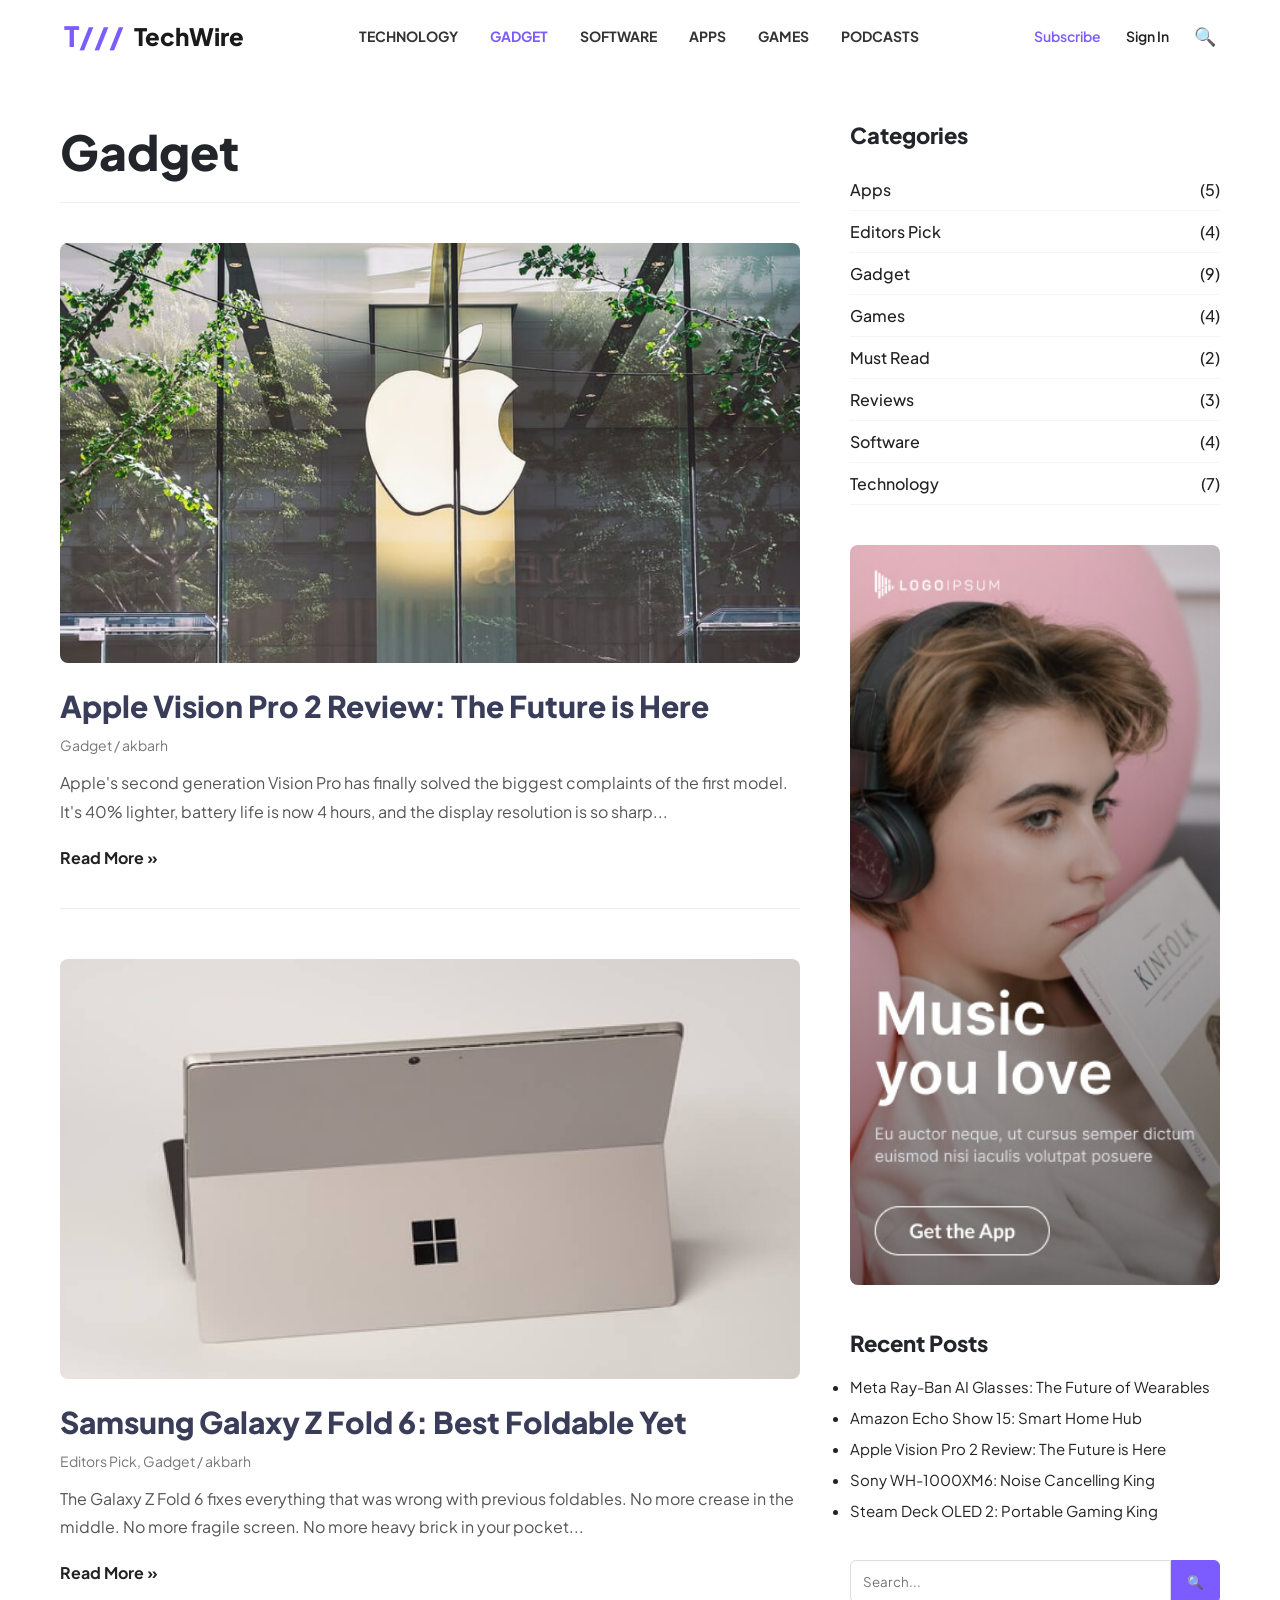
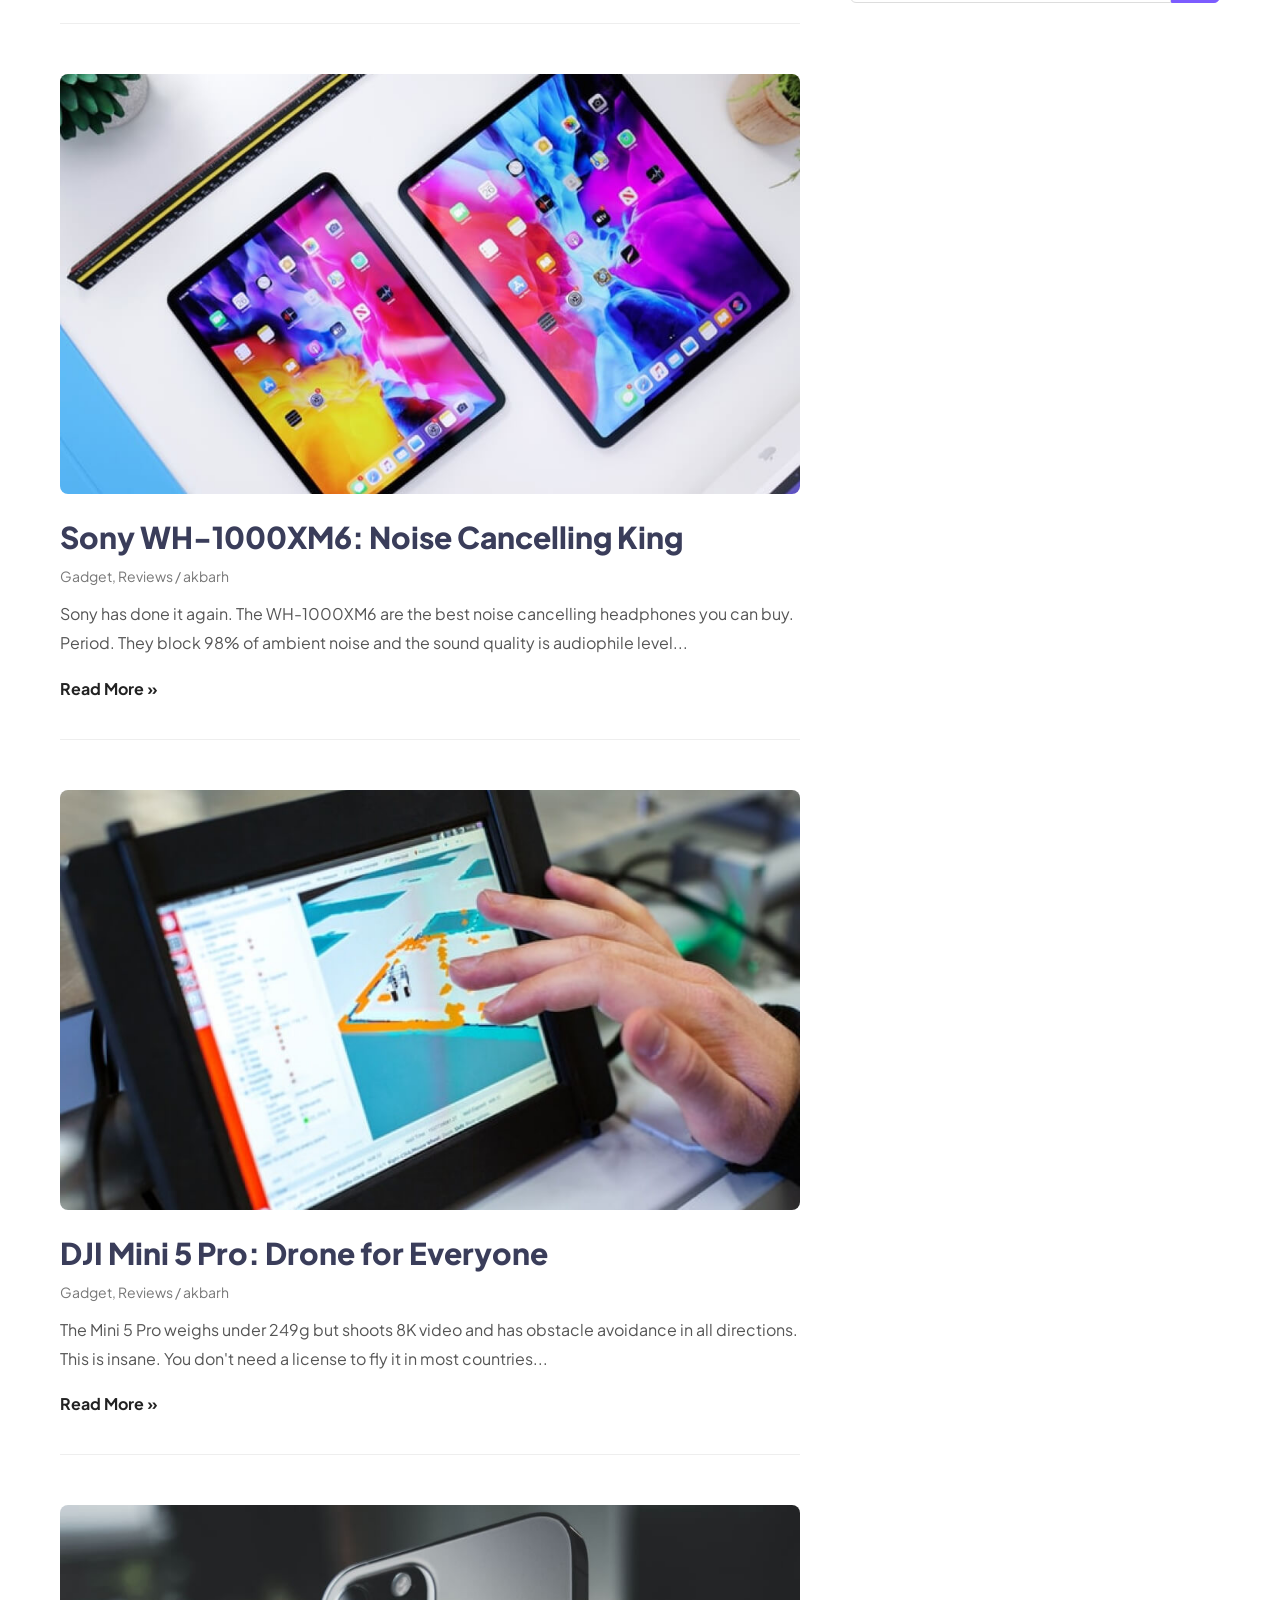
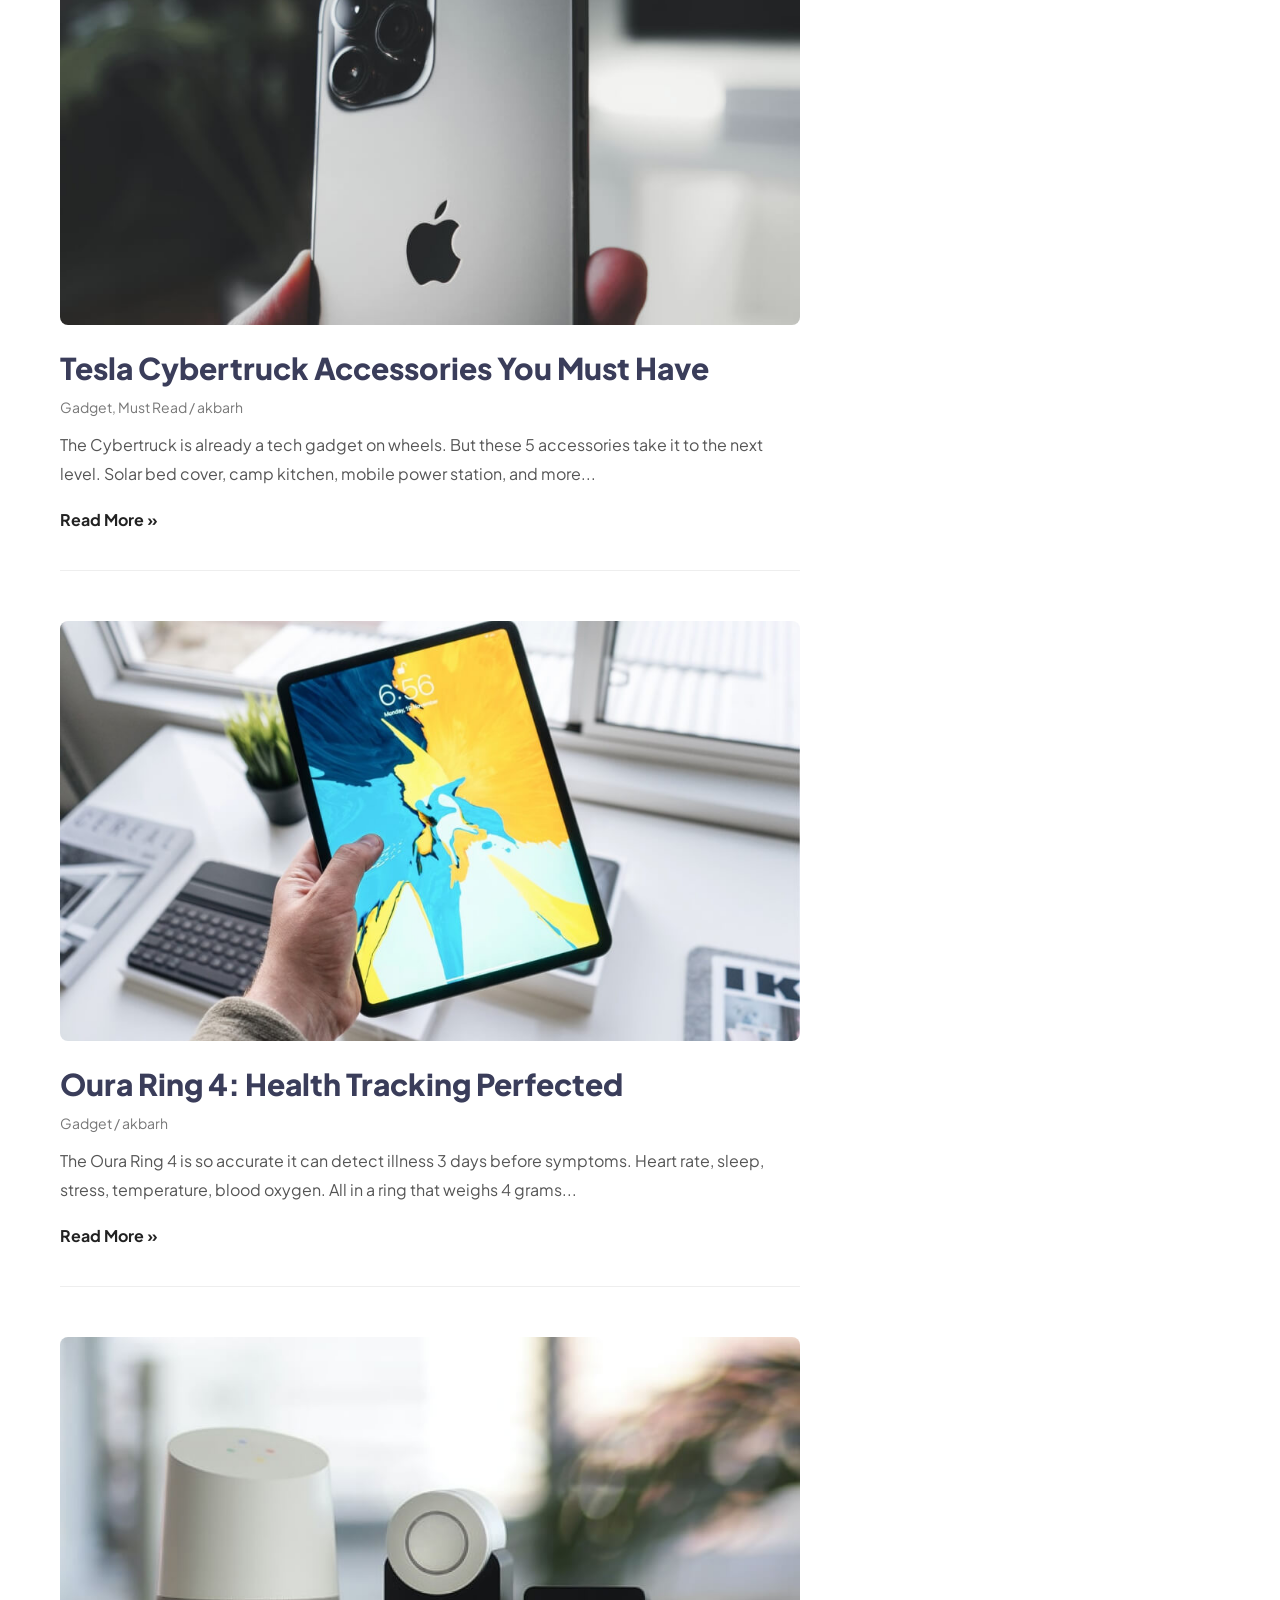
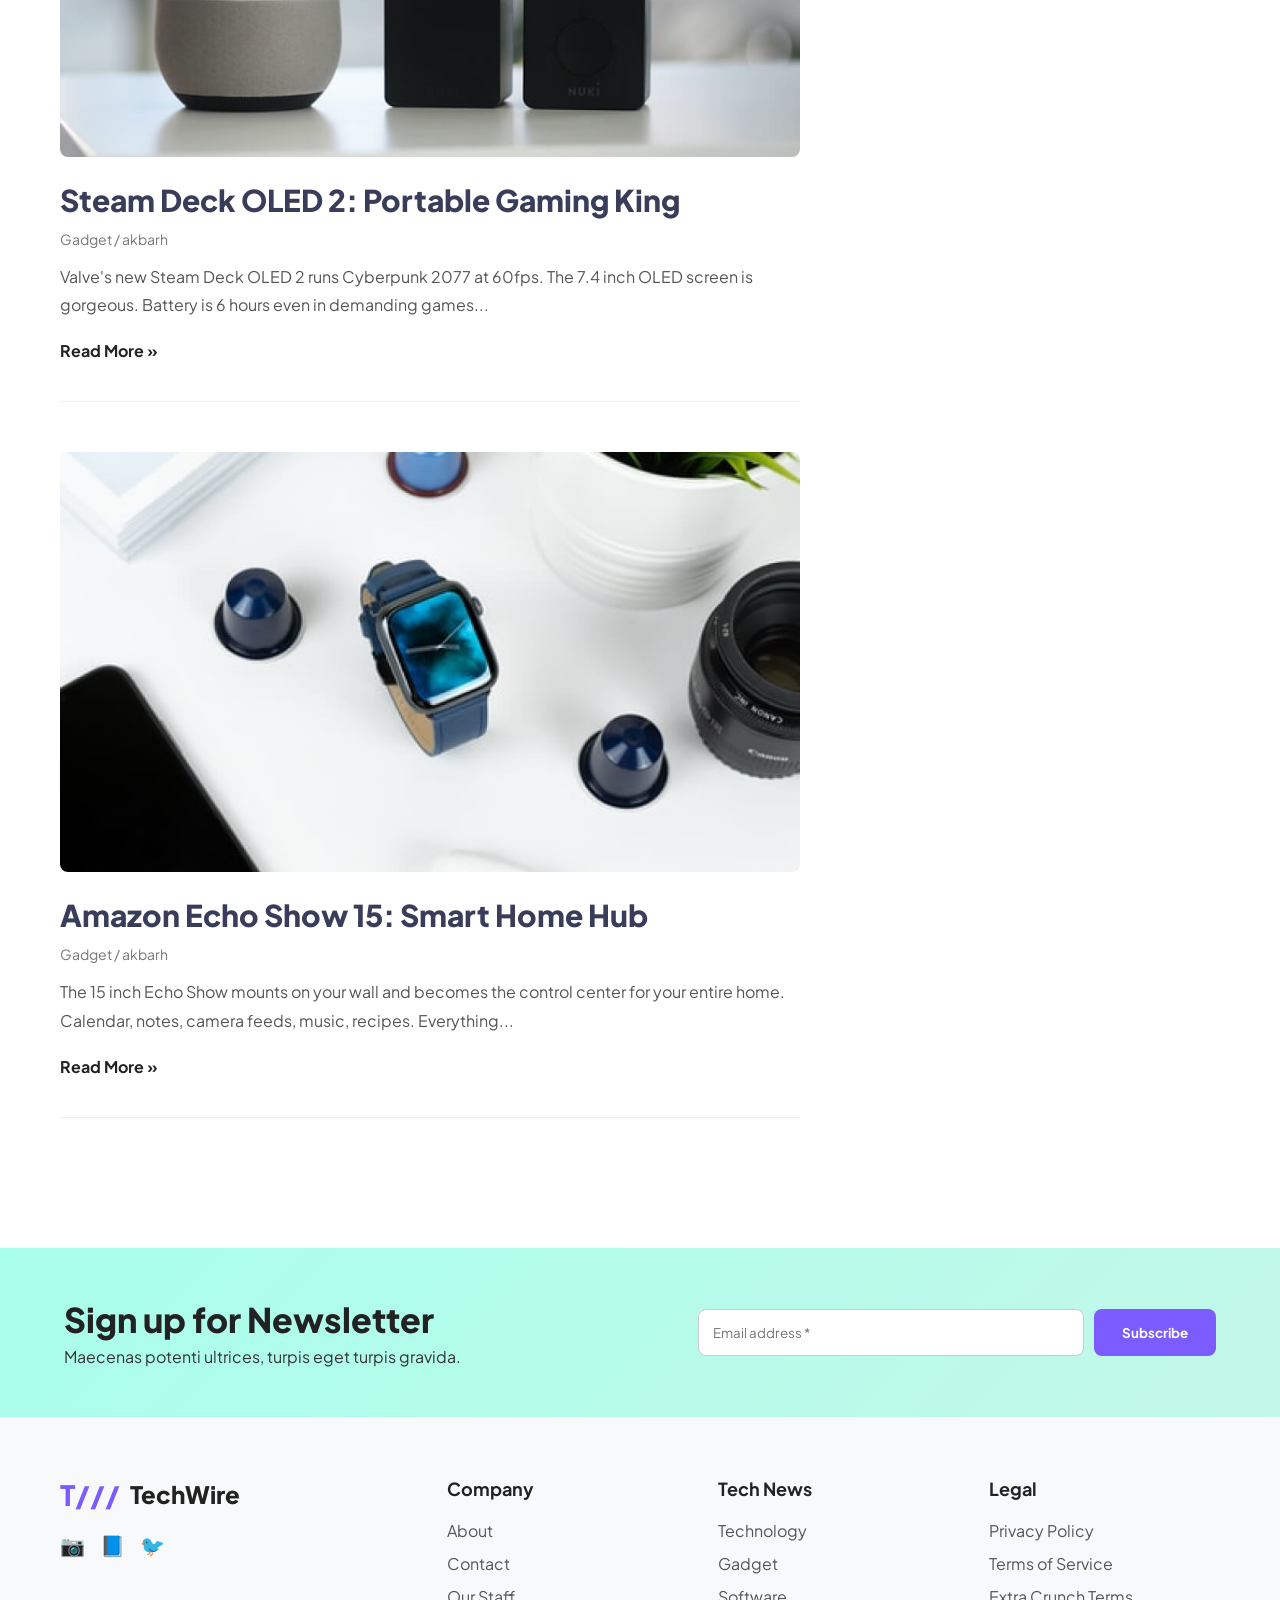
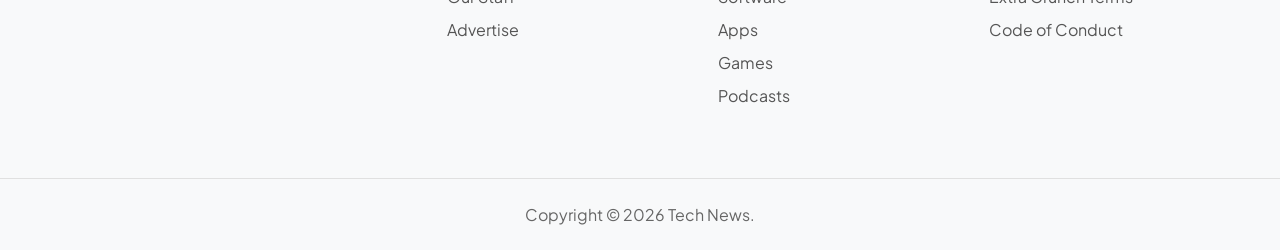
<file: gadget.html>
<!DOCTYPE html>
<html lang="en">
<head>
<meta charset="UTF-8">
<meta name="viewport" content="width=device-width, initial-scale=1.0">
<title>Gadget - TechWire</title>
<link href="https://fonts.googleapis.com/css2?family=Plus+Jakarta+Sans:wght@400;500;600;700;800&display=swap" rel="stylesheet">
<style>
* { box-sizing: border-box; margin: 0; padding: 0; font-family: 'Plus Jakarta Sans', sans-serif; }
body { background: #fff; color: #222; }
a { text-decoration: none; color: inherit; }

/* HEADER + NAVBAR - GAME JESA */
header { background: #ffffff; border-bottom: 1px solid #ea; padding: 18px 5%; display: flex; align-items: center; justify-content: space-between; position: sticky; top: 0; z-index: 100; }
.logo { display: flex; align-items: center; gap: 10px; font-weight: 800; font-size: 24px; color: #1a1a1a; }
.logo-icon { color: #7c5cff; font-weight: 900; font-size: 28px; }
nav { display: flex; gap: 32px; font-weight: 700; font-size: 14px; text-transform: uppercase; }
nav a { color: #333; transition: 0.3s; } 
nav a:hover, nav a.active { color: #7c5cff; }
.header-right { display: flex; align-items: center; gap: 25px; font-weight: 600; font-size: 14px; }
.btn-subscribe { color: #7c5cff; }

/* MAIN LAYOUT */
.main-container { max-width: 1200px; margin: 50px auto; padding: 0 20px; display: grid; grid-template-columns: 2fr 1fr; gap: 50px; }
.page-title { font-size: 48px; font-weight: 800; margin-bottom: 40px; border-bottom: 1px solid #eee; padding-bottom: 20px; color: #22252a; }

/* POST CARD - GAME JESA */
.post-card { margin-bottom: 50px; border-bottom: 1px solid #eee; padding-bottom: 40px; }
.post-thumbnail img { width: 100%; height: 420px; object-fit: cover; border-radius: 8px; margin-bottom: 24px; display: block; }
.post-title { font-size: 30px; font-weight: 800; margin-bottom: 10px; line-height: 1.3; color: #3a3d5a; }
.post-title a:hover { color: #7c5cff; }
.post-meta { font-size: 14px; color: #777; margin-bottom: 15px; }
.post-excerpt { font-size: 16px; line-height: 1.8; color: #555; margin-bottom: 20px; }
.read-more { font-weight: 700; }
.read-more:hover { color: #7c5cff; }

/* SIDEBAR - GAME JESA */
.widget { margin-bottom: 40px; }
.widget-title { font-size: 22px; font-weight: 800; margin-bottom: 20px; color: #22252a; }
.widget-categories ul { list-style: none; }
.widget-categories li { padding: 10px 0; border-bottom: 1px solid #f5f5f5; }
.widget-categories li a { display: flex; justify-content: space-between; font-size: 16px; font-weight: 500; }
.widget-categories li a:hover { color: #7c5cff; }
.widget-banner img { width: 100%; border-radius: 8px; }
.widget-recent-posts li { margin-bottom: 12px; font-size: 15px; }
.widget-recent-posts li a:hover { color: #7c5cff; }
.search-form { display: flex; }
.search-form input { flex: 1; padding: 12px; border: 1px solid #ddd; border-radius: 6px 0 0 6px; font-family: 'Plus Jakarta Sans'; }
.search-form button { padding: 0 15px; border: 1px solid #7c5cff; background: #7c5cff; color: #fff; border-radius: 0 6px 6px 0; cursor: pointer; }

/* FOOTER - GAME JESA */
.site-footer { background: #f8f9fa; margin-top: 80px; }
.newsletter-section { background: linear-gradient(135deg, #a8ffeb 0%, #c3f7e8 100%); padding: 50px 5%; display: flex; justify-content: space-between; align-items: center; gap: 20px; }
.newsletter-content h2 { font-size: 34px; font-weight: 800; }
.newsletter-content p { color: #333; margin-top: 5px; }
.newsletter-form { display: flex; gap: 10px; width: 45%; }
.newsletter-form input { flex: 1; padding: 14px; border: 1px solid #ccc; border-radius: 8px; font-family: 'Plus Jakarta Sans'; }
.newsletter-form button { background: #7c5cff; color: #fff; border: none; padding: 14px 28px; border-radius: 8px; font-weight: 700; cursor: pointer; }

.footer-widgets { max-width: 1200px; margin: 0 auto; padding: 60px 20px; display: grid; grid-template-columns: 1.5fr 1fr 1fr 1fr; gap: 40px; }
.footer-logo { display: flex; align-items: center; gap: 10px; font-size: 24px; font-weight: 800; margin-bottom: 20px; }
.social-links { display: flex; gap: 15px; font-size: 20px; }
.social-links a:hover { color: #7c5cff; }
.footer-col h4 { font-size: 18px; margin-bottom: 20px; }
.footer-col ul { list-style: none; }
.footer-col li { margin-bottom: 12px; }
.footer-col a { color: #555; }
.footer-col a:hover { color: #7c5cff; }
.footer-bottom { text-align: center; padding: 25px; border-top: 1px solid #e0e0e0; color: #666; }

@media (max-width: 900px) { 
  nav { display: none; }
  .main-container { grid-template-columns: 1fr; } 
  .newsletter-section { flex-direction: column; } 
  .newsletter-form { width: 100%; } 
  .footer-widgets { grid-template-columns: 1fr 1fr; } 
}
</style>
</head>
<body>

  <!-- HEADER START -->
  <header>
    <div class="logo"><span class="logo-icon">T///</span> TechWire</div>
    <nav>
      <a href="technology.html">Technology</a>
      <a href="gadget.html" class="active">Gadget</a>
      <a href="software.html">Software</a>
      <a href="apps.html">Apps</a>
      <a href="games.html">Games</a>
      <a href="podcast.html">Podcasts</a>
    </nav>
    <div class="header-right">
      <a href="#" class="btn-subscribe">Subscribe</a>
      <a href="#">Sign In</a>
      <span style="font-size:18px; cursor:pointer;">🔍</span>
    </div>
  </header>

<main class="main-container">
  <!-- LEFT: ALL 9 POSTS -->
  <section class="content-area">
    <h1 class="page-title">Gadget</h1>

    <article class="post-card">
      <div class="post-thumbnail"><a href="single-post-gadget.html?id=1"><img src="g-tech-1.jpg" alt="Apple Vision Pro"></a></div>
      <h2 class="post-title"><a href="single-post-gadget.html?id=1">Apple Vision Pro 2 Review: The Future is Here</a></h2>
      <div class="post-meta">Gadget / akbarh</div>
      <p class="post-excerpt">Apple's second generation Vision Pro has finally solved the biggest complaints of the first model. It's 40% lighter, battery life is now 4 hours, and the display resolution is so sharp...</p>
      <a href="single-post-gadget.html?id=1" class="read-more">Read More »</a>
    </article>

    <article class="post-card">
      <div class="post-thumbnail"><a href="single-post-gadget.html?id=2"><img src="g-tech-2.jpg" alt="Galaxy Z Fold"></a></div>
      <h2 class="post-title"><a href="single-post-gadget.html?id=2">Samsung Galaxy Z Fold 6: Best Foldable Yet</a></h2>
      <div class="post-meta">Editors Pick, Gadget / akbarh</div>
      <p class="post-excerpt">The Galaxy Z Fold 6 fixes everything that was wrong with previous foldables. No more crease in the middle. No more fragile screen. No more heavy brick in your pocket...</p>
      <a href="single-post-gadget.html?id=2" class="read-more">Read More »</a>
    </article>

    <article class="post-card">
      <div class="post-thumbnail"><a href="single-post-gadget.html?id=3"><img src="g-tech-3.jpg" alt="Sony Headphones"></a></div>
      <h2 class="post-title"><a href="single-post-gadget.html?id=3">Sony WH-1000XM6: Noise Cancelling King</a></h2>
      <div class="post-meta">Gadget, Reviews / akbarh</div>
      <p class="post-excerpt">Sony has done it again. The WH-1000XM6 are the best noise cancelling headphones you can buy. Period. They block 98% of ambient noise and the sound quality is audiophile level...</p>
      <a href="single-post-gadget.html?id=3" class="read-more">Read More »</a>
    </article>

    <article class="post-card">
      <div class="post-thumbnail"><a href="single-post-gadget.html?id=4"><img src="g-tech-4.jpg" alt="DJI Drone"></a></div>
      <h2 class="post-title"><a href="single-post-gadget.html?id=4">DJI Mini 5 Pro: Drone for Everyone</a></h2>
      <div class="post-meta">Gadget, Reviews / akbarh</div>
      <p class="post-excerpt">The Mini 5 Pro weighs under 249g but shoots 8K video and has obstacle avoidance in all directions. This is insane. You don't need a license to fly it in most countries...</p>
      <a href="single-post-gadget.html?id=4" class="read-more">Read More »</a>
    </article>

    <article class="post-card">
      <div class="post-thumbnail"><a href="single-post-gadget.html?id=5"><img src="g-tech-5.jpg" alt="Tesla Cybertruck"></a></div>
      <h2 class="post-title"><a href="single-post-gadget.html?id=5">Tesla Cybertruck Accessories You Must Have</a></h2>
      <div class="post-meta">Gadget, Must Read / akbarh</div>
      <p class="post-excerpt">The Cybertruck is already a tech gadget on wheels. But these 5 accessories take it to the next level. Solar bed cover, camp kitchen, mobile power station, and more...</p>
      <a href="single-post-gadget.html?id=5" class="read-more">Read More »</a>
    </article>

    <article class="post-card">
      <div class="post-thumbnail"><a href="single-post-gadget.html?id=6"><img src="g-tech-6.jpg" alt="Oura Ring"></a></div>
      <h2 class="post-title"><a href="single-post-gadget.html?id=6">Oura Ring 4: Health Tracking Perfected</a></h2>
      <div class="post-meta">Gadget / akbarh</div>
      <p class="post-excerpt">The Oura Ring 4 is so accurate it can detect illness 3 days before symptoms. Heart rate, sleep, stress, temperature, blood oxygen. All in a ring that weighs 4 grams...</p>
      <a href="single-post-gadget.html?id=6" class="read-more">Read More »</a>
    </article>

    <article class="post-card">
      <div class="post-thumbnail"><a href="single-post-gadget.html?id=7"><img src="g-tech-7.jpg" alt="Steam Deck"></a></div>
      <h2 class="post-title"><a href="single-post-gadget.html?id=7">Steam Deck OLED 2: Portable Gaming King</a></h2>
      <div class="post-meta">Gadget / akbarh</div>
      <p class="post-excerpt">Valve's new Steam Deck OLED 2 runs Cyberpunk 2077 at 60fps. The 7.4 inch OLED screen is gorgeous. Battery is 6 hours even in demanding games...</p>
      <a href="single-post-gadget.html?id=7" class="read-more">Read More »</a>
    </article>

    <article class="post-card">
      <div class="post-thumbnail"><a href="single-post-gadget.html?id=8"><img src="g-tech-8.jpg" alt="Echo Show"></a></div>
      <h2 class="post-title"><a href="single-post-gadget.html?id=8">Amazon Echo Show 15: Smart Home Hub</a></h2>
      <div class="post-meta">Gadget / akbarh</div>
      <p class="post-excerpt">The 15 inch Echo Show mounts on your wall and becomes the control center for your entire home. Calendar, notes, camera feeds, music, recipes. Everything...</p>
      <a href="single-post-gadget.html?id=8" class="read-more">Read More »</a>
    </article>

  </section>

  <!-- RIGHT: SIDEBAR -->
  <aside class="sidebar">
    <div class="widget widget-categories">
      <h3 class="widget-title">Categories</h3>
      <ul>
        <li><a href="apps.html">Apps <span>(5)</span></a></li>
        <li><a href="#">Editors Pick <span>(4)</span></a></li>
        <li><a href="gadget.html">Gadget <span>(9)</span></a></li>
        <li><a href="games.html">Games <span>(4)</span></a></li>
        <li><a href="#">Must Read <span>(2)</span></a></li>
        <li><a href="#">Reviews <span>(3)</span></a></li>
        <li><a href="software.html">Software <span>(4)</span></a></li>
        <li><a href="technology.html">Technology <span>(7)</span></a></li>
      </ul>
    </div>
    <div class="widget widget-banner">
      <a href="#"><img src="g-tech-9.jpg" alt="Music Ad"></a>
    </div>
    <div class="widget widget-recent-posts">
      <h3 class="widget-title">Recent Posts</h3>
      <ul>
        <li><a href="single-post-gadget.html?id=9">Meta Ray-Ban AI Glasses: The Future of Wearables</a></li>
        <li><a href="single-post-gadget.html?id=8">Amazon Echo Show 15: Smart Home Hub</a></li>
        <li><a href="single-post-gadget.html?id=1">Apple Vision Pro 2 Review: The Future is Here</a></li>
        <li><a href="single-post-gadget.html?id=3">Sony WH-1000XM6: Noise Cancelling King</a></li>
        <li><a href="single-post-gadget.html?id=7">Steam Deck OLED 2: Portable Gaming King</a></li>
      </ul>
    </div>
    <div class="widget widget-search">
      <form action="#" method="get" class="search-form">
        <input type="text" name="s" placeholder="Search..." required>
        <button type="submit" aria-label="Search">🔍</button>
      </form>
    </div>
  </aside>
</main>

<!-- NEWSLETTER + FOOTER -->
<footer class="site-footer">
  <section class="newsletter-section">
    <div class="newsletter-content">
      <h2>Sign up for Newsletter</h2>
      <p>Maecenas potenti ultrices, turpis eget turpis gravida.</p>
    </div>
    <form class="newsletter-form">
      <input type="email" placeholder="Email address *" required>
      <button type="submit">Subscribe</button>
    </form>
  </section>

  <div class="footer-widgets">
    <div class="footer-col brand-col">
      <div class="footer-logo"><span class="logo-icon">T///</span><span class="logo-text">TechWire</span></div>
      <div class="social-links"><a href="#">📷</a><a href="#">📘</a><a href="#">🐦</a></div>
    </div>
    <div class="footer-col"><h4>Company</h4><ul><li><a href="#">About</a></li><li><a href="#">Contact</a></li><li><a href="#">Our Staff</a></li><li><a href="#">Advertise</a></li></ul></div>
    <div class="footer-col"><h4>Tech News</h4><ul><li><a href="technology.html">Technology</a></li><li><a href="gadget.html">Gadget</a></li><li><a href="software.html">Software</a></li><li><a href="apps.html">Apps</a></li><li><a href="games.html">Games</a></li><li><a href="podcast.html">Podcasts</a></li></ul></div>
    <div class="footer-col"><h4>Legal</h4><ul><li><a href="#">Privacy Policy</a></li><li><a href="#">Terms of Service</a></li><li><a href="#">Extra Crunch Terms</a></li><li><a href="#">Code of Conduct</a></li></ul></div>
  </div>

  <div class="footer-bottom"><p>Copyright &copy; 2026 Tech News.</p></div>
</footer>

</body>
</html>
</file>
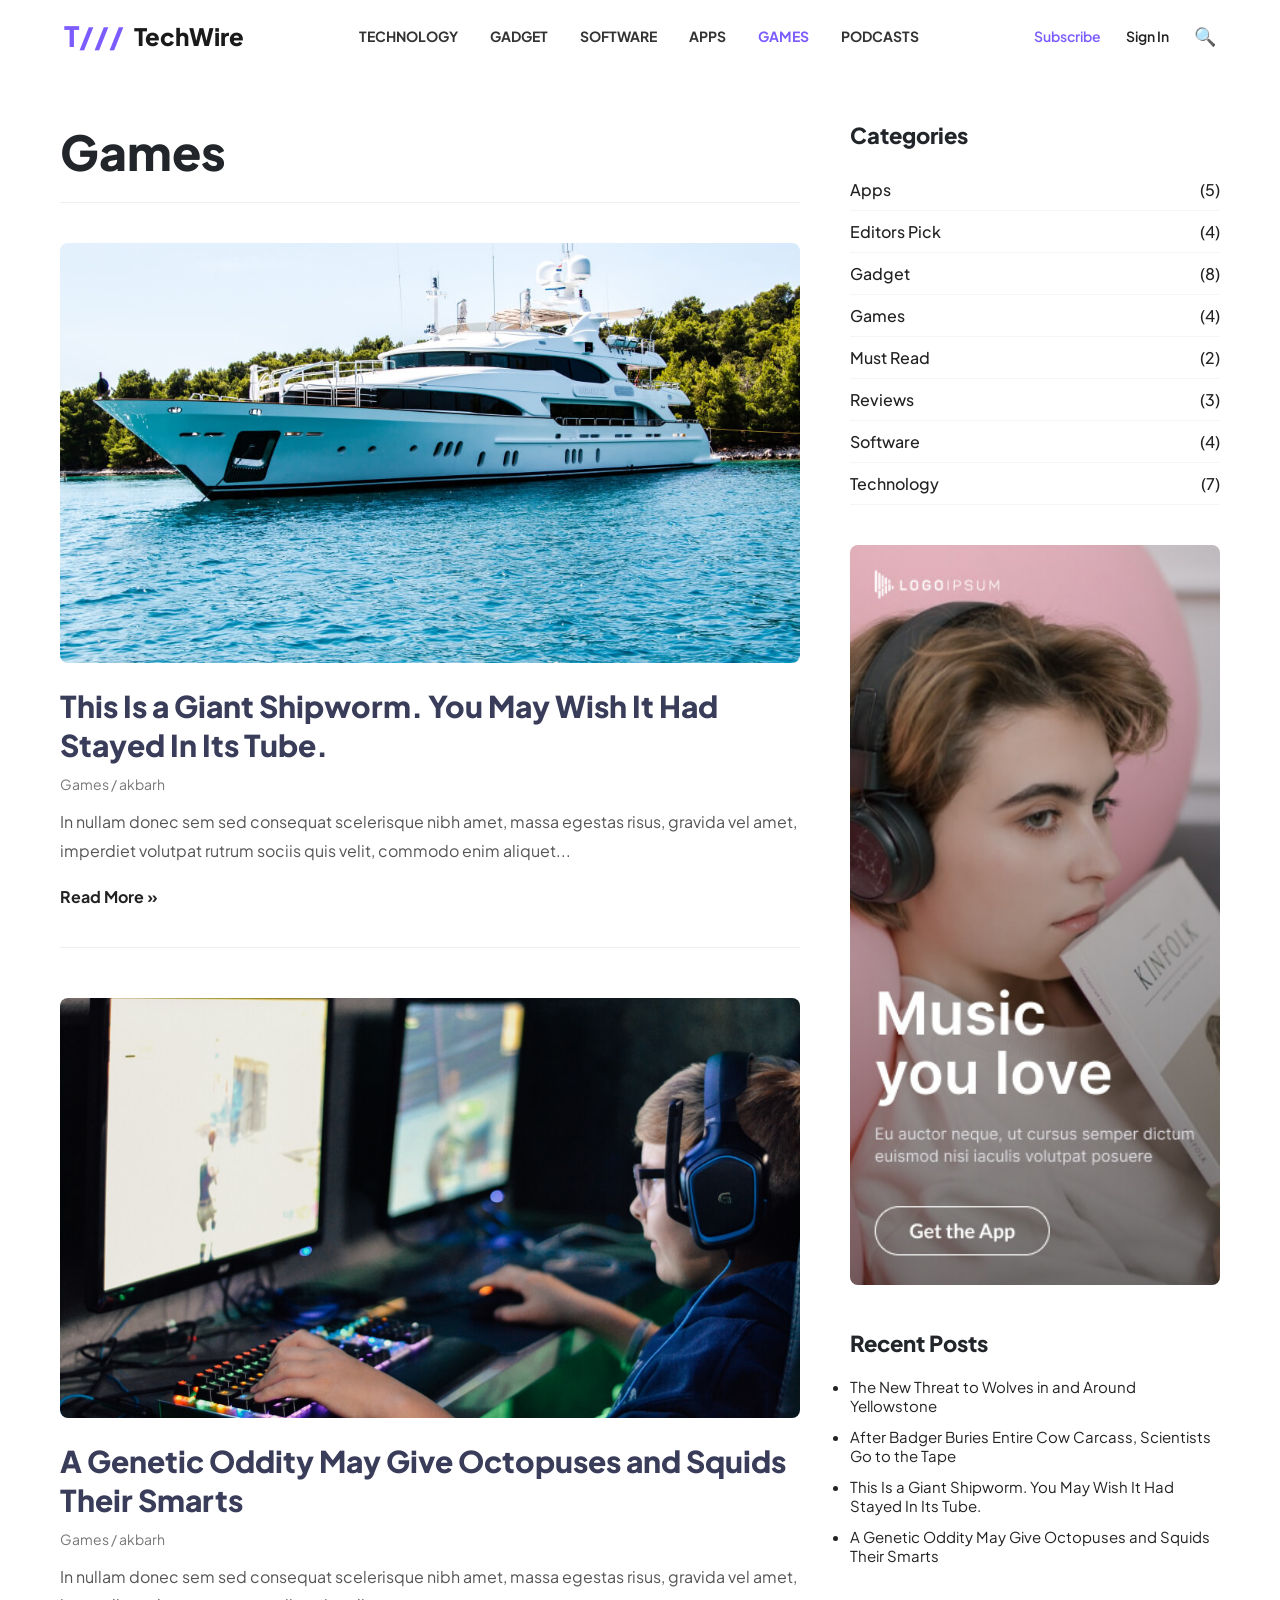
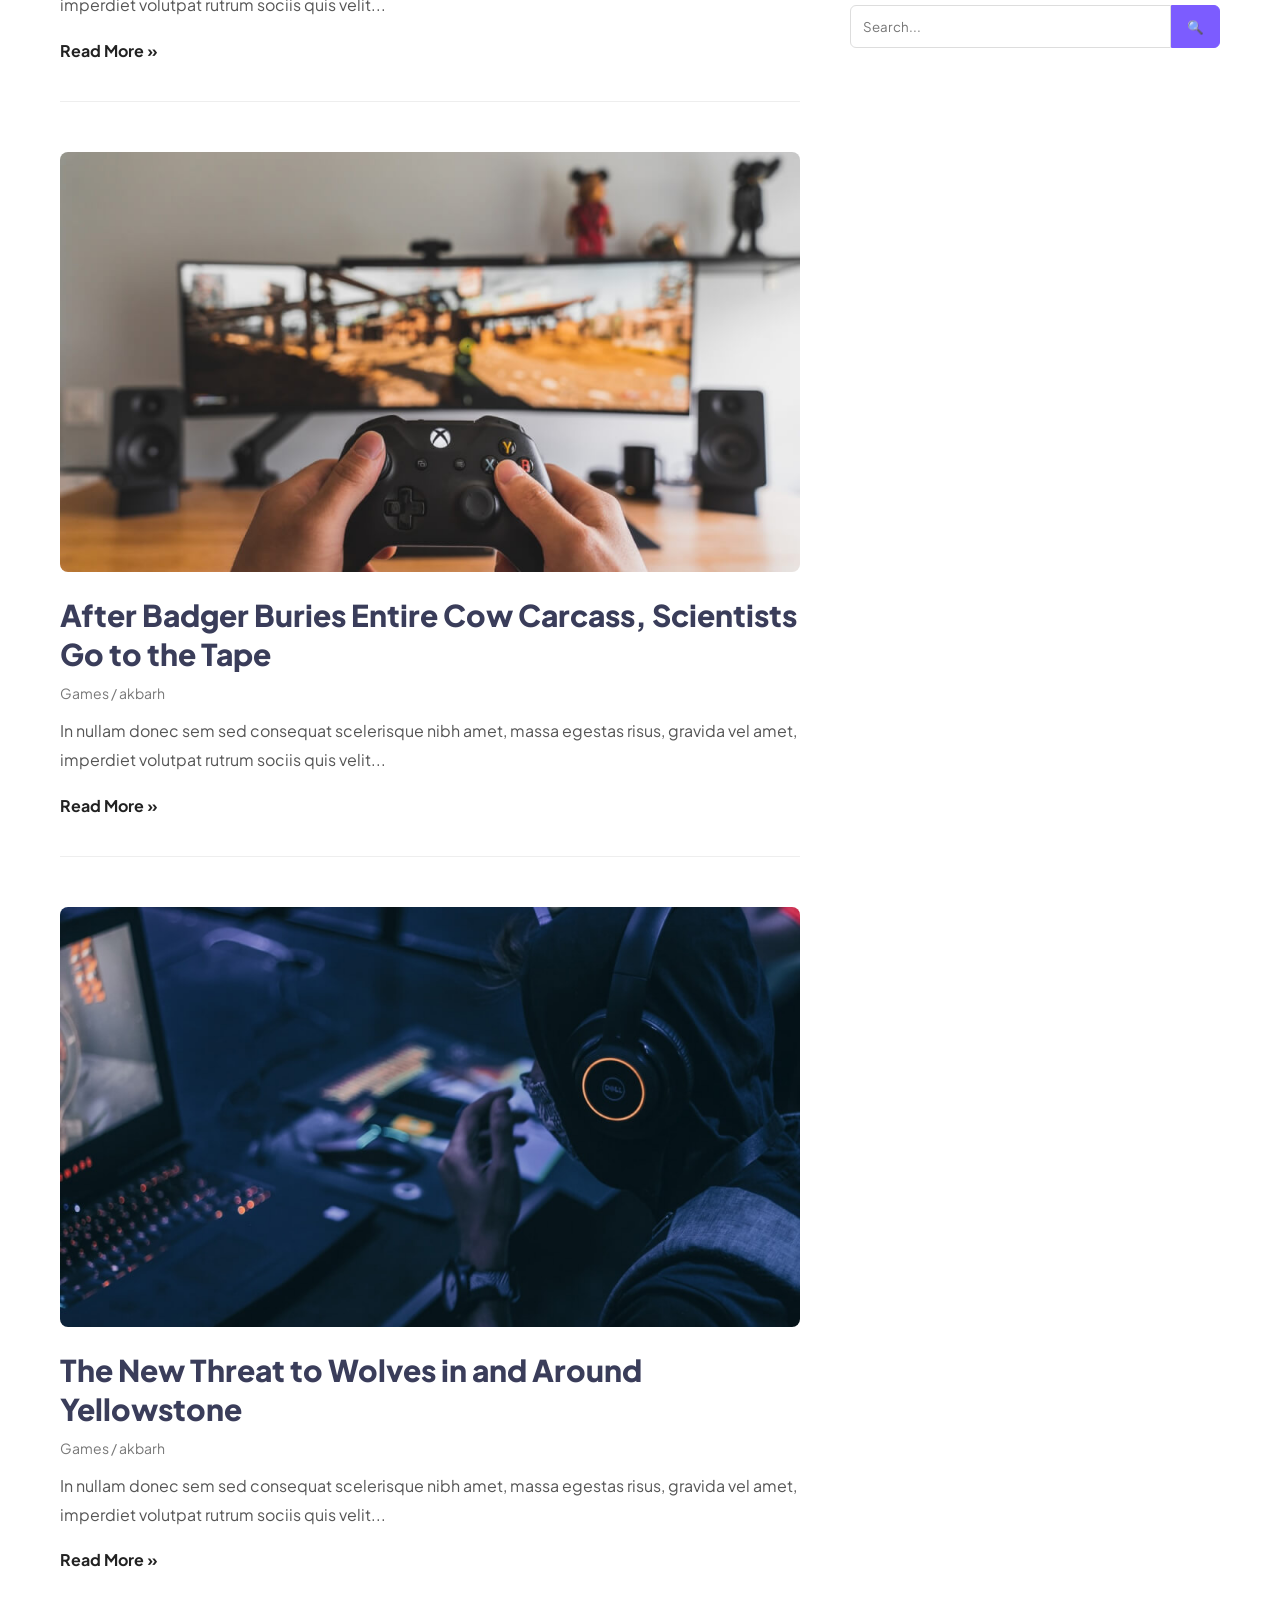
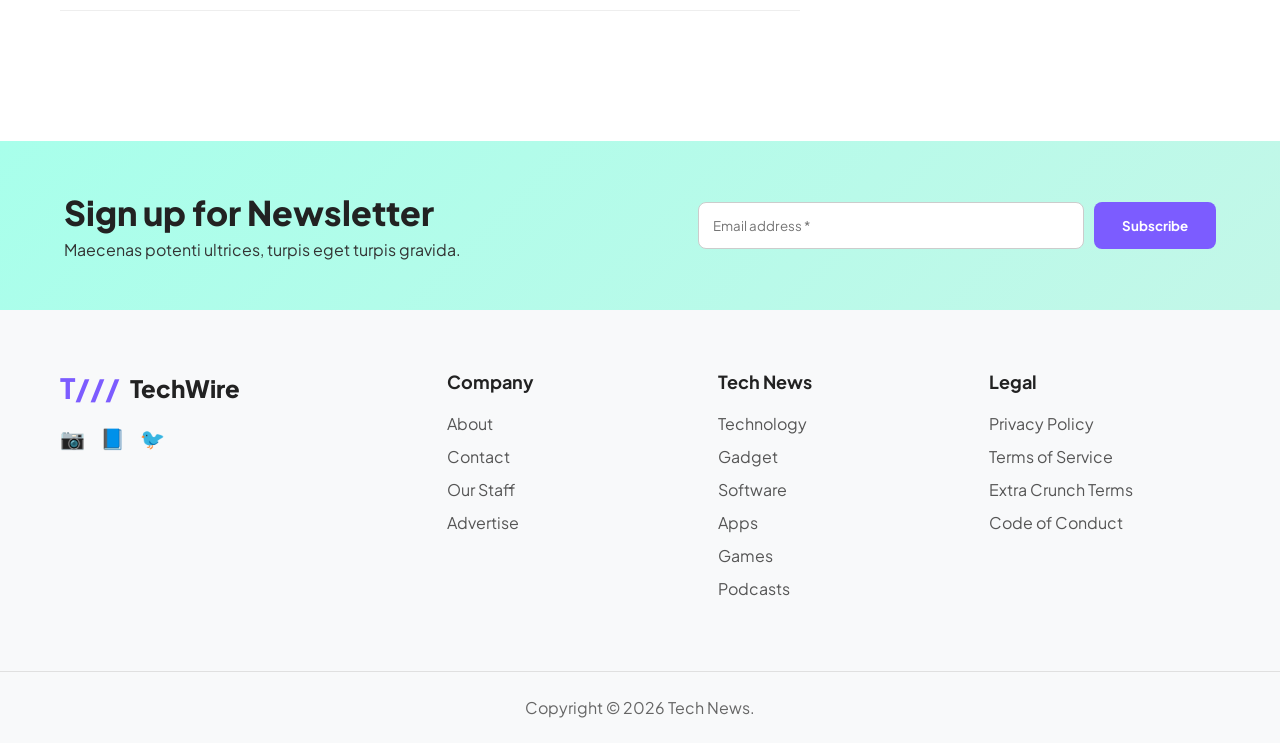
<file: games.html>
<!DOCTYPE html>
<html lang="en">
<head>
<meta charset="UTF-8">
<meta name="viewport" content="width=device-width, initial-scale=1.0">
<title>Games - TechWire</title>
<link href="https://fonts.googleapis.com/css2?family=Plus+Jakarta+Sans:wght@400;500;600;700;800&display=swap" rel="stylesheet">
<style>
* { box-sizing: border-box; margin: 0; padding: 0; font-family: 'Plus Jakarta Sans', sans-serif; }
body { background: #fff; color: #222; }
a { text-decoration: none; color: inherit; }

/* HEADER + NAVBAR */
header { background: #ffffff; border-bottom: 1px solid #ea; padding: 18px 5%; display: flex; align-items: center; justify-content: space-between; position: sticky; top: 0; z-index: 100; }
.logo { display: flex; align-items: center; gap: 10px; font-weight: 800; font-size: 24px; color: #1a1a1a; }
.logo-icon { color: #7c5cff; font-weight: 900; font-size: 28px; }
nav { display: flex; gap: 32px; font-weight: 700; font-size: 14px; text-transform: uppercase; }
nav a { color: #333; transition: 0.3s; } 
nav a:hover, nav a.active { color: #7c5cff; }
.header-right { display: flex; align-items: center; gap: 25px; font-weight: 600; font-size: 14px; }
.btn-subscribe { color: #7c5cff; }

/* MAIN LAYOUT */
.main-container { max-width: 1200px; margin: 50px auto; padding: 0 20px; display: grid; grid-template-columns: 2fr 1fr; gap: 50px; }
.page-title { font-size: 48px; font-weight: 800; margin-bottom: 40px; border-bottom: 1px solid #eee; padding-bottom: 20px; color: #22252a; }

/* POST CARD */
.post-card { margin-bottom: 50px; border-bottom: 1px solid #eee; padding-bottom: 40px; }
.post-thumbnail img { width: 100%; height: 420px; object-fit: cover; border-radius: 8px; margin-bottom: 24px; display: block; }
.post-title { font-size: 30px; font-weight: 800; margin-bottom: 10px; line-height: 1.3; color: #3a3d5a; }
.post-title a:hover { color: #7c5cff; }
.post-meta { font-size: 14px; color: #777; margin-bottom: 15px; }
.post-excerpt { font-size: 16px; line-height: 1.8; color: #555; margin-bottom: 20px; }
.read-more { font-weight: 700; }
.read-more:hover { color: #7c5cff; }

/* SIDEBAR */
.widget { margin-bottom: 40px; }
.widget-title { font-size: 22px; font-weight: 800; margin-bottom: 20px; color: #22252a; }
.widget-categories ul { list-style: none; }
.widget-categories li { padding: 10px 0; border-bottom: 1px solid #f5f5f5; }
.widget-categories li a { display: flex; justify-content: space-between; font-size: 16px; font-weight: 500; }
.widget-categories li a:hover { color: #7c5cff; }
.widget-banner img { width: 100%; border-radius: 8px; }
.widget-recent-posts li { margin-bottom: 12px; font-size: 15px; }
.widget-recent-posts li a:hover { color: #7c5cff; }
.search-form { display: flex; }
.search-form input { flex: 1; padding: 12px; border: 1px solid #ddd; border-radius: 6px 0 0 6px; font-family: 'Plus Jakarta Sans'; }
.search-form button { padding: 0 15px; border: 1px solid #7c5cff; background: #7c5cff; color: #fff; border-radius: 0 6px 6px 0; cursor: pointer; }

/* FOOTER */
.site-footer { background: #f8f9fa; margin-top: 80px; }
.newsletter-section { background: linear-gradient(135deg, #a8ffeb 0%, #c3f7e8 100%); padding: 50px 5%; display: flex; justify-content: space-between; align-items: center; gap: 20px; }
.newsletter-content h2 { font-size: 34px; font-weight: 800; }
.newsletter-content p { color: #333; margin-top: 5px; }
.newsletter-form { display: flex; gap: 10px; width: 45%; }
.newsletter-form input { flex: 1; padding: 14px; border: 1px solid #ccc; border-radius: 8px; font-family: 'Plus Jakarta Sans'; }
.newsletter-form button { background: #7c5cff; color: #fff; border: none; padding: 14px 28px; border-radius: 8px; font-weight: 700; cursor: pointer; }

.footer-widgets { max-width: 1200px; margin: 0 auto; padding: 60px 20px; display: grid; grid-template-columns: 1.5fr 1fr 1fr 1fr; gap: 40px; }
.footer-logo { display: flex; align-items: center; gap: 10px; font-size: 24px; font-weight: 800; margin-bottom: 20px; }
.social-links { display: flex; gap: 15px; font-size: 20px; }
.social-links a:hover { color: #7c5cff; }
.footer-col h4 { font-size: 18px; margin-bottom: 20px; }
.footer-col ul { list-style: none; }
.footer-col li { margin-bottom: 12px; }
.footer-col a { color: #555; }
.footer-col a:hover { color: #7c5cff; }
.footer-bottom { text-align: center; padding: 25px; border-top: 1px solid #e0e0e0; color: #666; }

@media (max-width: 900px) { 
  nav { display: none; }
  .main-container { grid-template-columns: 1fr; } 
  .newsletter-section { flex-direction: column; } 
  .newsletter-form { width: 100%; } 
  .footer-widgets { grid-template-columns: 1fr 1fr; } 
}
</style>
</head>
<body>

  <header>
    <div class="logo"><span class="logo-icon">T///</span> TechWire</div>
    <nav>
      <a href="technology.html">Technology</a>
      <a href="gadget.html">Gadget</a>
      <a href="software.html">Software</a>
      <a href="apps.html">Apps</a>
      <a href="games.html" class="active">Games</a>
      <a href="podcast.html">Podcasts</a>
    </nav>
    <div class="header-right">
      <a href="#" class="btn-subscribe">Subscribe</a>
      <a href="#">Sign In</a>
      <span style="font-size:18px; cursor:pointer;">🔍</span>
    </div>
  </header>

<main class="main-container">
  <section class="content-area">
    <h1 class="page-title">Games</h1>

    <article class="post-card">
      <div class="post-thumbnail">
        <a href="single-post.html?id=1"><img src="gg-tech-1.jpg" alt="GTA 6"></a>
      </div>
      <h2 class="post-title"><a href="single-post.html?id=1">This Is a Giant Shipworm. You May Wish It Had Stayed In Its Tube.</a></h2>
      <div class="post-meta">Games / akbarh</div>
      <p class="post-excerpt">In nullam donec sem sed consequat scelerisque nibh amet, massa egestas risus, gravida vel amet, imperdiet volutpat rutrum sociis quis velit, commodo enim aliquet...</p>
      <a href="single-post.html?id=1" class="read-more">Read More »</a>
    </article>

    <article class="post-card">
      <div class="post-thumbnail">
        <a href="single-post.html?id=2"><img src="gg-tech-2.jpg" alt="VR Game"></a>
      </div>
      <h2 class="post-title"><a href="single-post.html?id=2">A Genetic Oddity May Give Octopuses and Squids Their Smarts</a></h2>
      <div class="post-meta">Games / akbarh</div>
      <p class="post-excerpt">In nullam donec sem sed consequat scelerisque nibh amet, massa egestas risus, gravida vel amet, imperdiet volutpat rutrum sociis quis velit...</p>
      <a href="single-post.html?id=2" class="read-more">Read More »</a>
    </article>

    <article class="post-card">
      <div class="post-thumbnail">
        <a href="single-post.html?id=3"><img src="gg-tech-3.jpg" alt="AI Game"></a>
      </div>
      <h2 class="post-title"><a href="single-post.html?id=3">After Badger Buries Entire Cow Carcass, Scientists Go to the Tape</a></h2>
      <div class="post-meta">Games / akbarh</div>
      <p class="post-excerpt">In nullam donec sem sed consequat scelerisque nibh amet, massa egestas risus, gravida vel amet, imperdiet volutpat rutrum sociis quis velit...</p>
      <a href="single-post.html?id=3" class="read-more">Read More »</a>
    </article>

    <article class="post-card">
      <div class="post-thumbnail">
        <a href="single-post.html?id=4"><img src="gg-tech-4.jpg" alt="Cloud Gaming"></a>
      </div>
      <h2 class="post-title"><a href="single-post.html?id=4">The New Threat to Wolves in and Around Yellowstone</a></h2>
      <div class="post-meta">Games / akbarh</div>
      <p class="post-excerpt">In nullam donec sem sed consequat scelerisque nibh amet, massa egestas risus, gravida vel amet, imperdiet volutpat rutrum sociis quis velit...</p>
      <a href="single-post.html?id=4" class="read-more">Read More »</a>
    </article>

  </section>

  <aside class="sidebar">
    <div class="widget widget-categories">
      <h3 class="widget-title">Categories</h3>
      <ul>
        <li><a href="apps.html">Apps <span>(5)</span></a></li>
        <li><a href="#">Editors Pick <span>(4)</span></a></li>
        <li><a href="gadget.html">Gadget <span>(8)</span></a></li>
        <li><a href="games.html">Games <span>(4)</span></a></li>
        <li><a href="#">Must Read <span>(2)</span></a></li>
        <li><a href="#">Reviews <span>(3)</span></a></li>
        <li><a href="software.html">Software <span>(4)</span></a></li>
        <li><a href="technology.html">Technology <span>(7)</span></a></li>
      </ul>
    </div>

    <div class="widget widget-banner">
      <a href="#"><img src="gg-tech-5.jpg" alt="Music Ad"></a>
    </div>

    <div class="widget widget-recent-posts">
      <h3 class="widget-title">Recent Posts</h3>
      <ul>
        <li><a href="single-post.html?id=4">The New Threat to Wolves in and Around Yellowstone</a></li>
        <li><a href="single-post.html?id=3">After Badger Buries Entire Cow Carcass, Scientists Go to the Tape</a></li>
        <li><a href="single-post.html?id=1">This Is a Giant Shipworm. You May Wish It Had Stayed In Its Tube.</a></li>
        <li><a href="single-post.html?id=2">A Genetic Oddity May Give Octopuses and Squids Their Smarts</a></li>
      </ul>
    </div>

    <div class="widget widget-search">
      <form action="#" method="get" class="search-form">
        <input type="text" name="s" placeholder="Search..." required>
        <button type="submit" aria-label="Search">🔍</button>
      </form>
    </div>
  </aside>
</main>

<footer class="site-footer">
  <section class="newsletter-section">
    <div class="newsletter-content">
      <h2>Sign up for Newsletter</h2>
      <p>Maecenas potenti ultrices, turpis eget turpis gravida.</p>
    </div>
    <form class="newsletter-form">
      <input type="email" placeholder="Email address *" required>
      <button type="submit">Subscribe</button>
    </form>
  </section>

  <div class="footer-widgets">
    <div class="footer-col brand-col">
      <div class="footer-logo"><span class="logo-icon">T///</span><span class="logo-text">TechWire</span></div>
      <div class="social-links"><a href="#">📷</a><a href="#">📘</a><a href="#">🐦</a></div>
    </div>
    <div class="footer-col"><h4>Company</h4><ul><li><a href="#">About</a></li><li><a href="#">Contact</a></li><li><a href="#">Our Staff</a></li><li><a href="#">Advertise</a></li></ul></div>
    <div class="footer-col"><h4>Tech News</h4><ul><li><a href="technology.html">Technology</a></li><li><a href="gadget.html">Gadget</a></li><li><a href="software.html">Software</a></li><li><a href="apps.html">Apps</a></li><li><a href="games.html">Games</a></li><li><a href="podcast.html">Podcasts</a></li></ul></div>
    <div class="footer-col"><h4>Legal</h4><ul><li><a href="#">Privacy Policy</a></li><li><a href="#">Terms of Service</a></li><li><a href="#">Extra Crunch Terms</a></li><li><a href="#">Code of Conduct</a></li></ul></div>
  </div>

  <div class="footer-bottom"><p>Copyright &copy; 2026 Tech News.</p></div>
</footer>

</body>
</html>
</file>
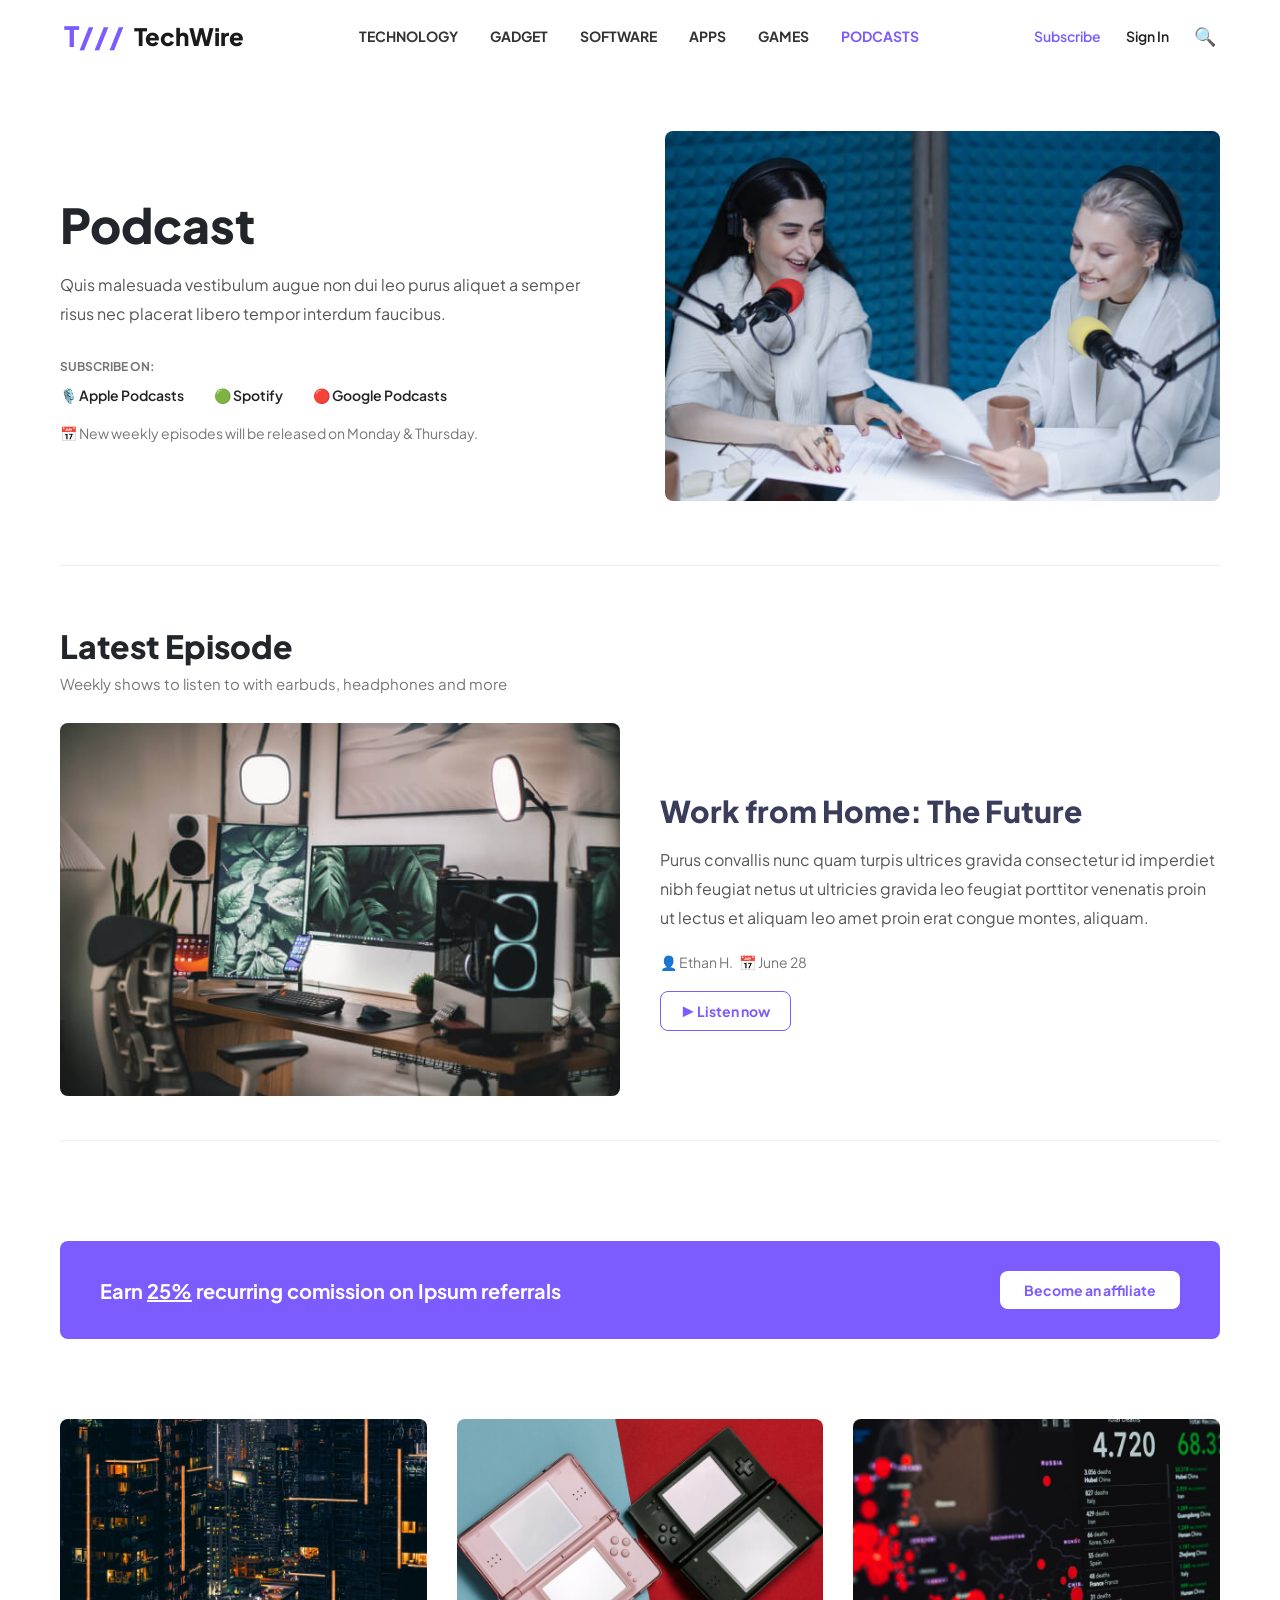
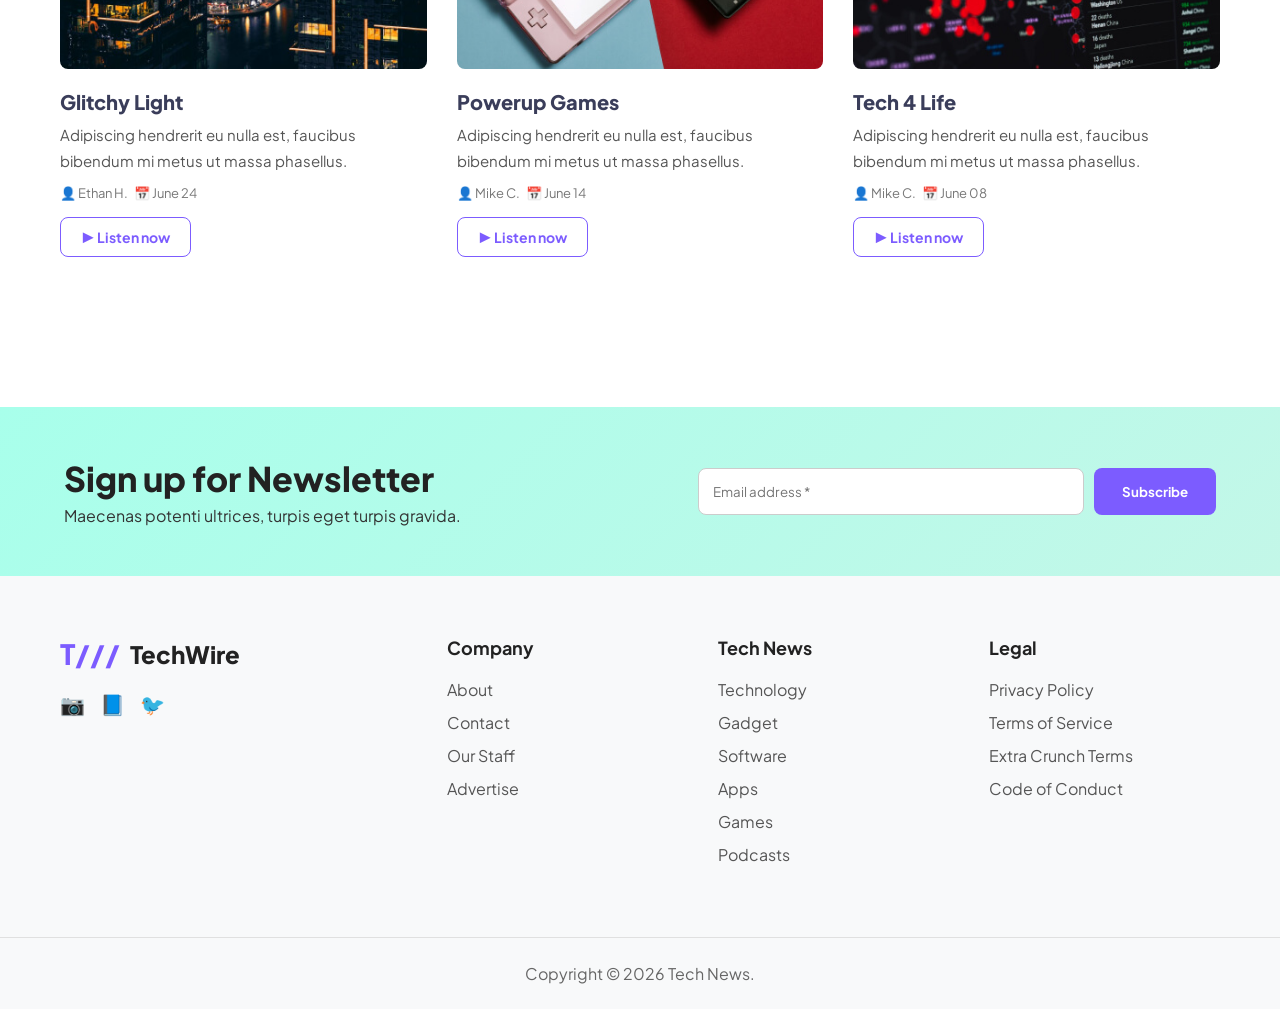
<file: podcast.html>
<!DOCTYPE html>
<html lang="en">
<head>
<meta charset="UTF-8">
<meta name="viewport" content="width=device-width, initial-scale=1.0">
<title>Podcasts - TechWire</title>
<link href="https://fonts.googleapis.com/css2?family=Plus+Jakarta+Sans:wght@400;500;600;700;800&display=swap" rel="stylesheet">
<style>
* { box-sizing: border-box; margin: 0; padding: 0; font-family: 'Plus Jakarta Sans', sans-serif; }
body { background: #fff; color: #222; }
a { text-decoration: none; color: inherit; }

/* HEADER + NAVBAR */
header { background: #ffffff; border-bottom: 1px solid #ea; padding: 18px 5%; display: flex; align-items: center; justify-content: space-between; position: sticky; top: 0; z-index: 100; }
.logo { display: flex; align-items: center; gap: 10px; font-weight: 800; font-size: 24px; color: #1a1a1a; }
.logo-icon { color: #7c5cff; font-weight: 900; font-size: 28px; }
nav { display: flex; gap: 32px; font-weight: 700; font-size: 14px; text-transform: uppercase; }
nav a { color: #333; transition: 0.3s; } 
nav a:hover, nav a.active { color: #7c5cff; }
.header-right { display: flex; align-items: center; gap: 25px; font-weight: 600; font-size: 14px; }
.btn-subscribe { color: #7c5cff; }

/* PODCAST HERO */
.container { max-width: 1200px; margin: 0 auto; padding: 0 20px; }
.podcast-hero { padding: 60px 0; }
.podcast-wrap { display: grid; grid-template-columns: 1fr 1fr; gap: 50px; align-items: center; }
.podcast-hero h1 { font-size: 48px; font-weight: 800; margin-bottom: 16px; color: #22252a; }
.podcast-hero p { font-size: 16px; color: #555; line-height: 1.8; margin-bottom: 30px; }
.subscribe-on .label { font-size: 12px; font-weight: 700; text-transform: uppercase; margin-bottom: 12px; color: #777; }
.platforms { display: flex; gap: 30px; flex-wrap: wrap; }
.platform { display: flex; align-items: center; gap: 8px; font-size: 14px; font-weight: 600; }
.platform:hover { color: #7c5cff; }
.schedule { display: flex; align-items: center; gap: 8px; font-size: 14px; color: #777; margin-top: 20px; }
.podcast-img img { width: 100%; border-radius: 8px; }

/* LATEST EPISODE */
.latest-episode { padding: 60px 0; border-top: 1px solid #eee; }
.latest-episode h2 { font-size: 32px; font-weight: 800; margin-bottom: 8px; color: #22252a; }
.latest-episode .sub { font-size: 15px; color: #777; margin-bottom: 30px; }
.episode-card { display: grid; grid-template-columns: 1fr 1fr; gap: 40px; align-items: center; padding-bottom: 40px; border-bottom: 1px solid #eee; }
.episode-img img { width: 100%; border-radius: 8px; }
.episode-card h3 { font-size: 30px; font-weight: 800; margin-bottom: 16px; color: #3a3d5a; }
.episode-card p { font-size: 16px; color: #555; line-height: 1.8; margin-bottom: 20px; }
.epi-meta { display: flex; gap: 20px; font-size: 14px; color: #777; margin-bottom: 20px; }
.listen-btn { display: inline-flex; align-items: center; gap: 8px; border: 1.5px solid #7c5cff; color: #7c5cff; padding: 10px 20px; border-radius: 8px; font-weight: 700; font-size: 14px; transition: 0.3s; }
.listen-btn:hover { background: #7c5cff; color: #fff; }

/* AD BANNER */
.ad-banner { background: #7c5cff; border-radius: 8px; padding: 30px 40px; display: flex; align-items: center; justify-content: space-between; margin: 40px 0; color: #fff; }
.ad-banner h3 { font-size: 20px; font-weight: 700; }
.ad-btn { background: #fff; color: #7c5cff; padding: 10px 24px; border-radius: 8px; font-weight: 700; font-size: 14px; }

/* EPISODES GRID */
.episodes-grid { display: grid; grid-template-columns: repeat(3, 1fr); gap: 30px; padding: 40px 0; }
.episode-item { padding-bottom: 30px; }
.episode-item img { width: 100%; height: 250px; object-fit: cover; border-radius: 8px; margin-bottom: 16px; }
.episode-item h4 { font-size: 20px; font-weight: 800; margin-bottom: 8px; color: #3a3d5a; }
.episode-item p { font-size: 15px; color: #555; line-height: 1.7; margin-bottom: 12px; }
.epi-meta-small { display: flex; gap: 15px; font-size: 13px; color: #777; margin-bottom: 16px; }

/* FOOTER */
.site-footer { background: #f8f9fa; margin-top: 80px; }
.newsletter-section { background: linear-gradient(135deg, #a8ffeb 0%, #c3f7e8 100%); padding: 50px 5%; display: flex; justify-content: space-between; align-items: center; gap: 20px; }
.newsletter-content h2 { font-size: 34px; font-weight: 800; }
.newsletter-content p { color: #333; margin-top: 5px; }
.newsletter-form { display: flex; gap: 10px; width: 45%; }
.newsletter-form input { flex: 1; padding: 14px; border: 1px solid #ccc; border-radius: 8px; font-family: 'Plus Jakarta Sans'; }
.newsletter-form button { background: #7c5cff; color: #fff; border: none; padding: 14px 28px; border-radius: 8px; font-weight: 700; cursor: pointer; }

.footer-widgets { max-width: 1200px; margin: 0 auto; padding: 60px 20px; display: grid; grid-template-columns: 1.5fr 1fr 1fr 1fr; gap: 40px; }
.footer-logo { display: flex; align-items: center; gap: 10px; font-size: 24px; font-weight: 800; margin-bottom: 20px; }
.social-links { display: flex; gap: 15px; font-size: 20px; }
.social-links a:hover { color: #7c5cff; }
.footer-col h4 { font-size: 18px; margin-bottom: 20px; }
.footer-col ul { list-style: none; }
.footer-col li { margin-bottom: 12px; }
.footer-col a { color: #555; }
.footer-col a:hover { color: #7c5cff; }
.footer-bottom { text-align: center; padding: 25px; border-top: 1px solid #e0e0e0; color: #666; }

@media(max-width: 900px){ 
  nav { display: none; }
  .podcast-wrap, .episode-card, .episodes-grid { grid-template-columns: 1fr; } 
  .newsletter-section { flex-direction: column; } 
  .newsletter-form { width: 100%; } 
  .footer-widgets { grid-template-columns: 1fr 1fr; } 
}
</style>
</head>
<body>

  <!-- HEADER START -->
  <header>
    <a href="index.html" class="logo"><span class="logo-icon">T///</span> TechWire</a> <!-- LINK ADDED -->
    <nav>
      <a href="technology.html">Technology</a>
      <a href="gadget.html">Gadget</a>
      <a href="software.html">Software</a>
      <a href="apps.html">Apps</a>
      <a href="games.html">Games</a>
      <a href="podcast.html" class="active">Podcasts</a>
    </nav>
    <div class="header-right">
      <a href="#" class="btn-subscribe">Subscribe</a>
      <a href="#">Sign In</a>
      <span style="font-size:18px; cursor:pointer;">🔍</span>
    </div>
  </header>

<main class="container">
  <!-- 1. PODCAST HERO -->
  <section class="podcast-hero">
    <div class="podcast-wrap">
      <div>
        <h1>Podcast</h1>
        <p>Quis malesuada vestibulum augue non dui leo purus aliquet a semper risus nec placerat libero tempor interdum faucibus.</p>
        
        <div class="subscribe-on">
          <div class="label">SUBSCRIBE ON:</div>
          <div class="platforms">
            <a href="#" class="platform">🎙️ Apple Podcasts</a>
            <a href="#" class="platform">🟢 Spotify</a>
            <a href="#" class="platform">🔴 Google Podcasts</a>
          </div>
        </div>
        <div class="schedule">📅 New weekly episodes will be released on Monday & Thursday.</div>
      </div>
      <div class="podcast-img">
        <img src="p-tech-1.jpg" alt="Podcast">
      </div>
    </div>
  </section>

  <!-- 2. LATEST EPISODE -->
  <section class="latest-episode">
    <h2>Latest Episode</h2>
    <p class="sub">Weekly shows to listen to with earbuds, headphones and more</p>
    
    <div class="episode-card">
      <div class="episode-img">
        <img src="p-tech-2.jpg" alt="Work from Home">
      </div>
      <div>
        <h3>Work from Home: The Future</h3>
        <p>Purus convallis nunc quam turpis ultrices gravida consectetur id imperdiet nibh feugiat netus ut ultricies gravida leo feugiat porttitor venenatis proin ut lectus et aliquam leo amet proin erat congue montes, aliquam.</p>
        <div class="epi-meta">👤 Ethan H. &nbsp; 📅 June 28</div>
        <a href="#" class="listen-btn">▶ Listen now</a>
      </div>
    </div>
  </section>

  <!-- 3. AD BANNER -->
  <section class="ad-banner">
    <h3>Earn <u>25%</u> recurring comission on Ipsum referrals</h3>
    <a href="#" class="ad-btn">Become an affiliate</a>
  </section>

  <!-- 4. OTHER EPISODES -->
  <section class="episodes-grid">
    <div class="episode-item">
      <img src="p-tech-3.jpg" alt="Glitchy Light">
      <h4>Glitchy Light</h4>
      <p>Adipiscing hendrerit eu nulla est, faucibus bibendum mi metus ut massa phasellus.</p>
      <div class="epi-meta-small">👤 Ethan H. &nbsp; 📅 June 24</div>
      <a href="#" class="listen-btn">▶ Listen now</a>
    </div>
    
    <div class="episode-item">
      <img src="p-tech-4.jpg" alt="Powerup Games">
      <h4>Powerup Games</h4>
      <p>Adipiscing hendrerit eu nulla est, faucibus bibendum mi metus ut massa phasellus.</p>
      <div class="epi-meta-small">👤 Mike C. &nbsp; 📅 June 14</div>
      <a href="#" class="listen-btn">▶ Listen now</a>
    </div>
    
    <div class="episode-item">
      <img src="p-tech-5.jpg" alt="Tech 4 Life">
      <h4>Tech 4 Life</h4>
      <p>Adipiscing hendrerit eu nulla est, faucibus bibendum mi metus ut massa phasellus.</p>
      <div class="epi-meta-small">👤 Mike C. &nbsp; 📅 June 08</div>
      <a href="#" class="listen-btn">▶ Listen now</a>
    </div>
  </section>
</main>

<!-- NEWSLETTER + FOOTER -->
<footer class="site-footer">
  <section class="newsletter-section">
    <div class="newsletter-content">
      <h2>Sign up for Newsletter</h2>
      <p>Maecenas potenti ultrices, turpis eget turpis gravida.</p>
    </div>
    <form class="newsletter-form">
      <input type="email" placeholder="Email address *" required>
      <button type="submit">Subscribe</button>
    </form>
  </section>

  <div class="footer-widgets">
    <div class="footer-col brand-col">
      <div class="footer-logo"><span class="logo-icon">T///</span><span class="logo-text">TechWire</span></div>
      <div class="social-links"><a href="#">📷</a><a href="#">📘</a><a href="#">🐦</a></div>
    </div>
    <div class="footer-col"><h4>Company</h4><ul><li><a href="#">About</a></li><li><a href="#">Contact</a></li><li><a href="#">Our Staff</a></li><li><a href="#">Advertise</a></li></ul></div>
    <div class="footer-col"><h4>Tech News</h4><ul><li><a href="technology.html">Technology</a></li><li><a href="gadget.html">Gadget</a></li><li><a href="software.html">Software</a></li><li><a href="apps.html">Apps</a></li><li><a href="games.html">Games</a></li><li><a href="podcast.html">Podcasts</a></li></ul></div>
    <div class="footer-col"><h4>Legal</h4><ul><li><a href="#">Privacy Policy</a></li><li><a href="#">Terms of Service</a></li><li><a href="#">Extra Crunch Terms</a></li><li><a href="#">Code of Conduct</a></li></ul></div>
  </div>

  <div class="footer-bottom"><p>Copyright &copy; 2026 Tech News.</p></div>
</footer>

</body>
</html>
</file>
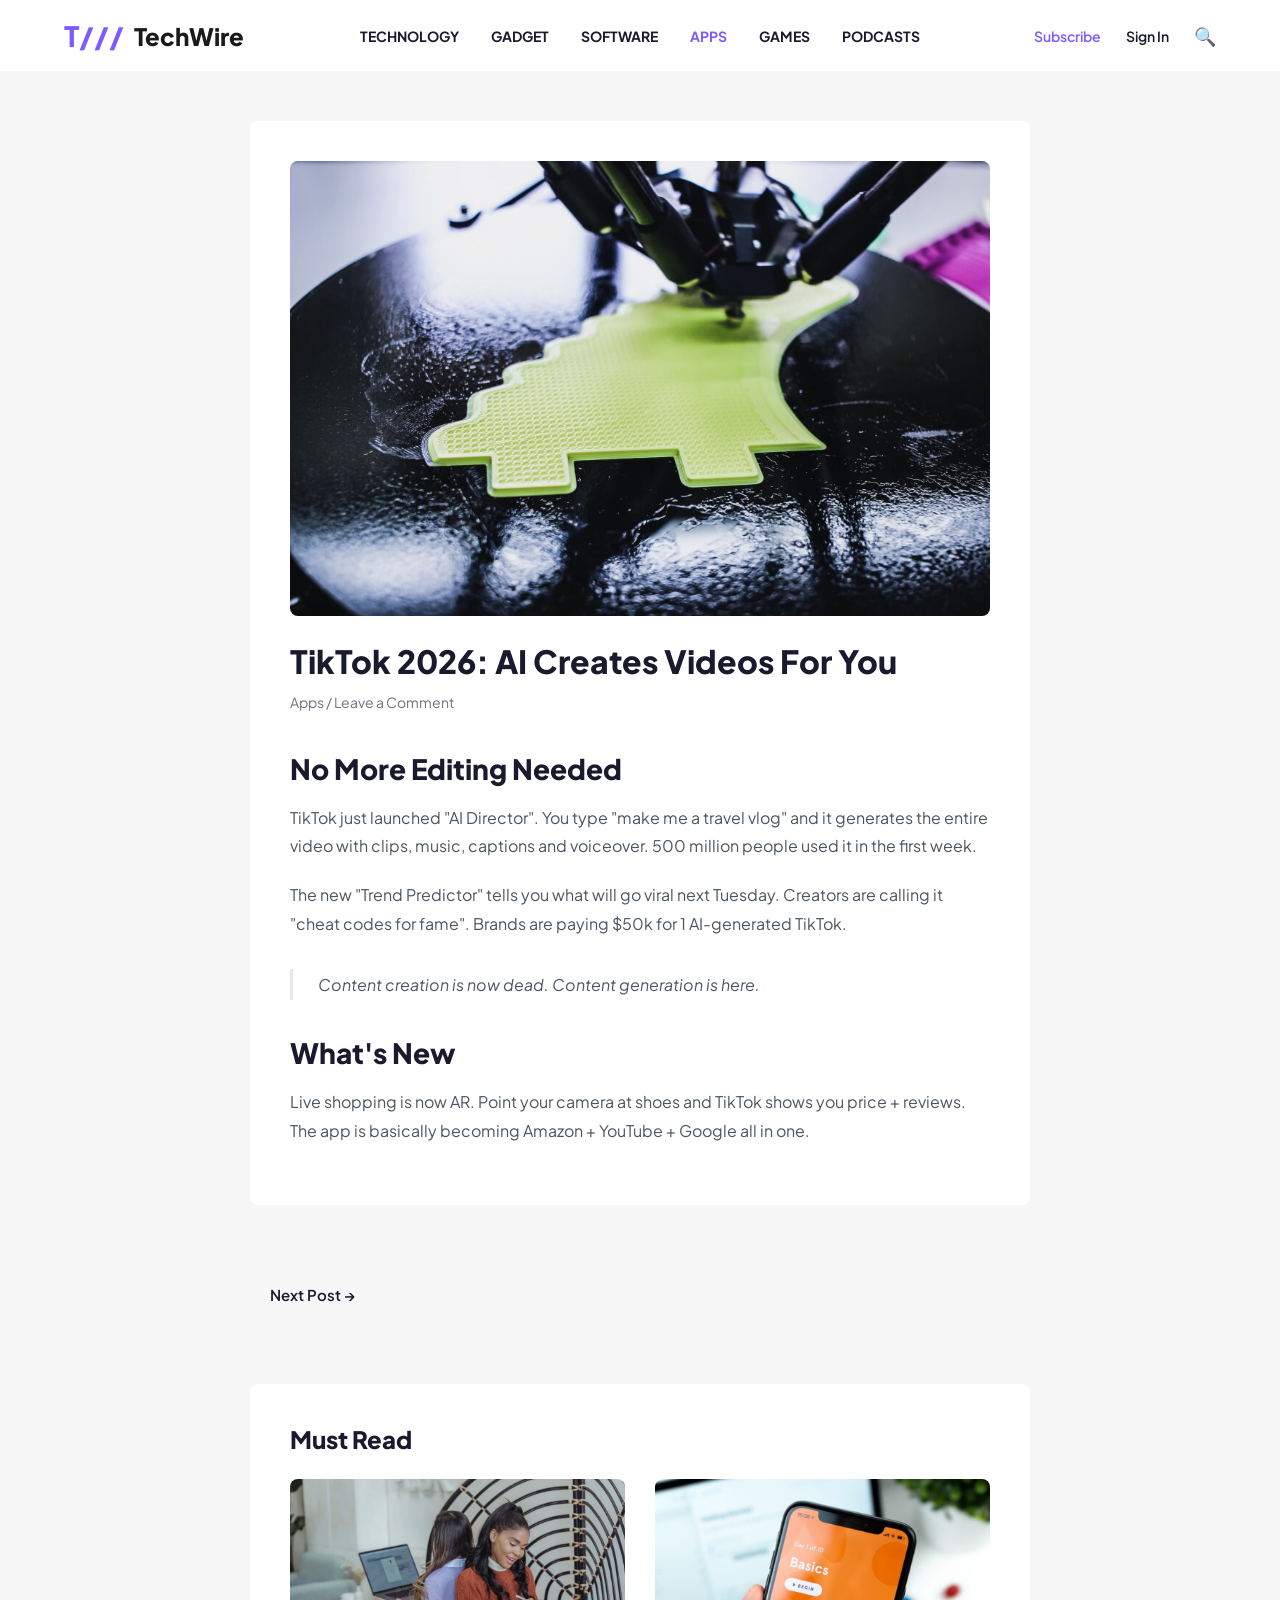
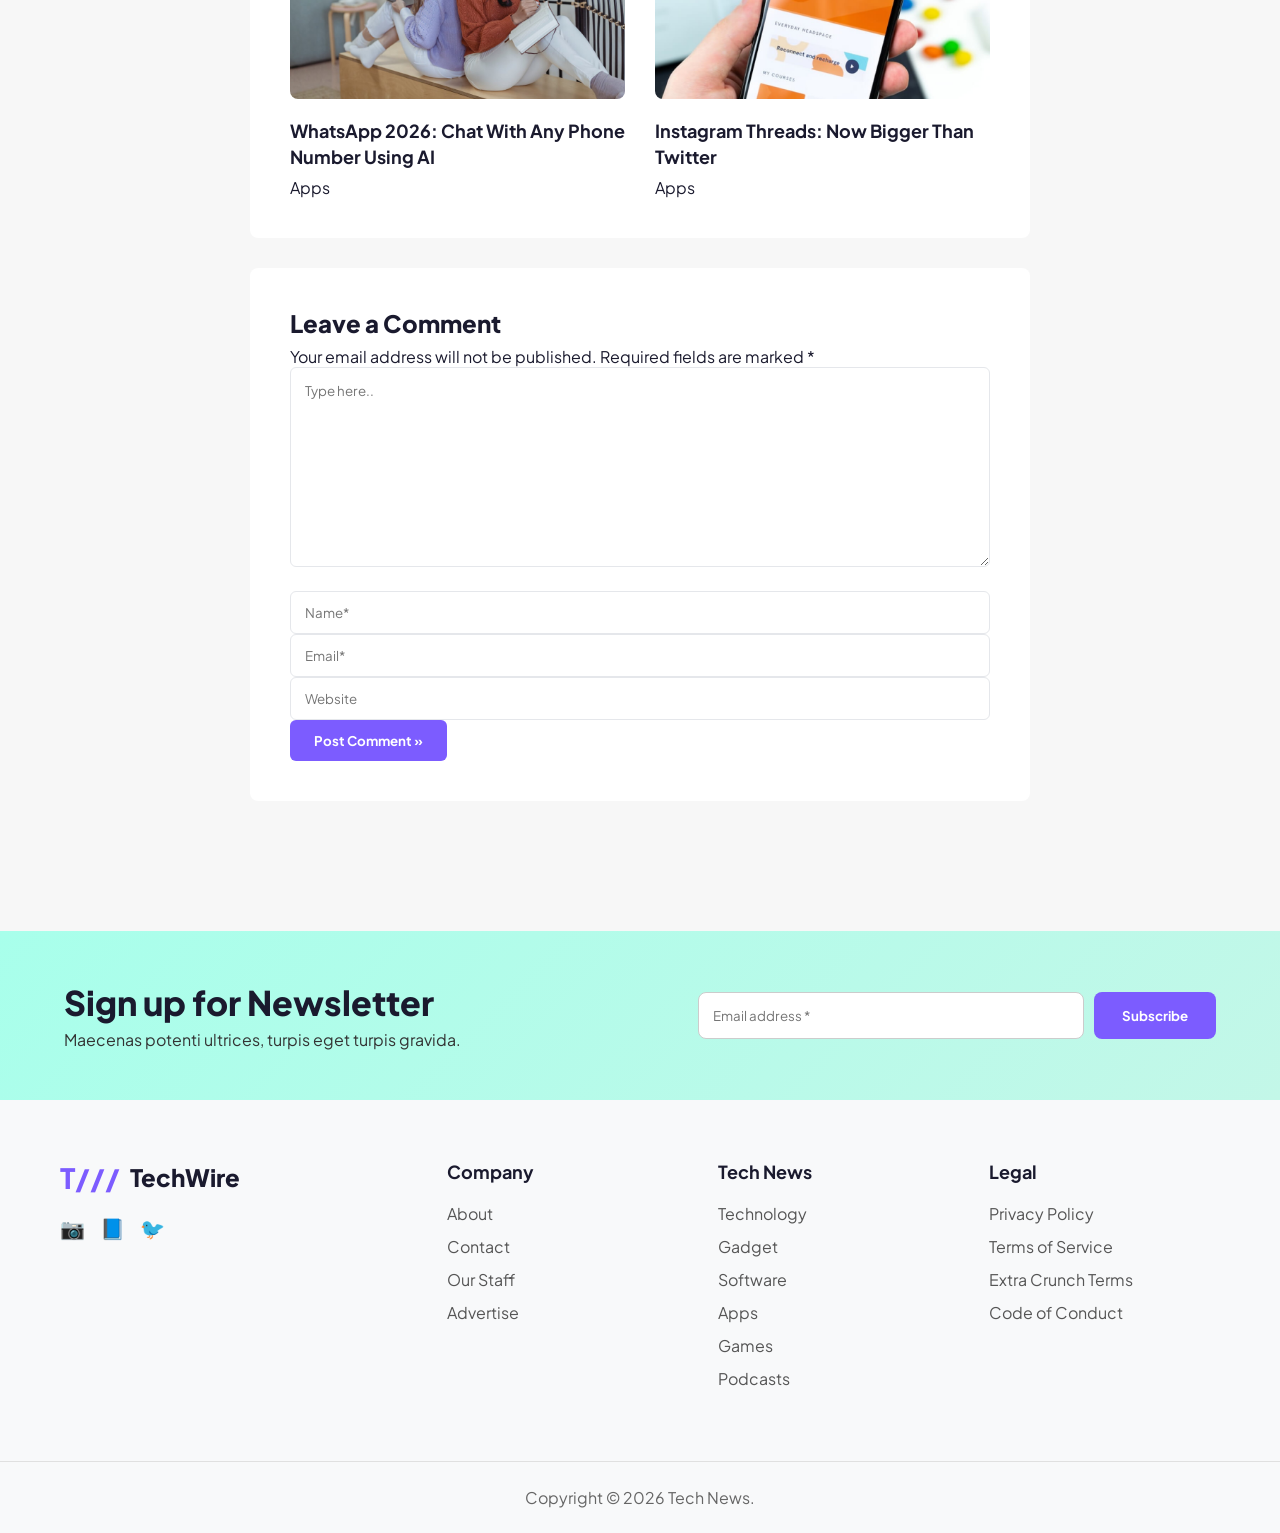
<file: single-post-apps.html>
<!DOCTYPE html>
<html lang="en">
<head>
<meta charset="UTF-8" />
<meta name="viewport" content="width=device-width, initial-scale=1.0" />
<title id="page-title">Post - TechWire</title>
<link href="https://fonts.googleapis.com/css2?family=Plus+Jakarta+Sans:wght@400;500;600;700;800&display=swap" rel="stylesheet">
<style>
* { box-sizing: border-box; margin: 0; padding: 0; font-family: 'Plus Jakarta Sans', sans-serif; }
body { background: #f7f7f7; color: #1a1a2e; }
a { text-decoration: none; color: inherit; }
header { background: #ffffff; border-bottom: 1px solid #ea; padding: 18px 5%; display: grid; grid-template-columns: 1fr auto 1fr; align-items: center; position: sticky; top: 0; z-index: 100; }
.logo { display: flex; align-items: center; gap: 10px; font-weight: 800; font-size: 24px; color: #1a1a1a; justify-self: start; }
.logo-icon { color: #7c5cff; font-weight: 900; font-size: 28px; }
nav { display: flex; gap: 32px; font-weight: 700; font-size: 14px; text-transform: uppercase; justify-self: center; }
nav a:hover, nav a.active { color: #7c5cff; }
.header-right { display: flex; align-items: center; gap: 25px; font-weight: 600; font-size: 14px; justify-self: end; }
.btn-subscribe { color: #7c5cff; }
.main-bg { background: #f7f7f7; padding: 50px 0; }
.container { max-width: 780px; margin: 0 auto; padding: 0 20px; }
.post-card { background: #fff; padding: 40px; margin-bottom: 30px; border-radius: 8px; }
.post-featured-img img { width: 100%; height: auto; display: block; margin-bottom: 25px; border-radius: 8px; }
.post-title { font-size: 32px; font-weight: 800; line-height: 1.3; margin-bottom: 10px; color: #1a1a2e; }
.post-meta { font-size: 14px; color: #6b7280; margin-bottom: 40px; }
.post-content h3 { font-size: 28px; font-weight: 800; margin: 35px 0 18px; color: #1a1a2e; }
.post-content p { font-size: 16px; line-height: 1.8; color: #4b5563; margin-bottom: 20px; }
.post-content blockquote { border-left: 3px solid #e5e7eb; padding: 5px 0 5px 25px; font-style: italic; color: #4b5563; margin: 30px 0; font-size: 16px; }
.post-navigation { display: flex; justify-content: space-between; font-size: 15px; font-weight: 600; margin: 80px auto; padding: 0 20px; max-width: 780px; }
.post-navigation a:hover { color: #7c5cff; }
.must-read-card { background: #fff; padding: 40px; margin-bottom: 30px; border-radius: 8px; }
.must-read-card h3 { font-size: 24px; font-weight: 800; margin-bottom: 25px; }
.must-read-grid { display: grid; grid-template-columns: 1fr 1fr; gap: 30px; }
.must-read-item img { width: 100%; height: 220px; object-fit: cover; margin-bottom: 15px; border-radius: 8px; }
.must-read-item h4 { font-size: 18px; font-weight: 700; line-height: 1.4; margin-bottom: 8px; }
.must-read-item h4:hover { color: #7c5cff; }
.must-read-item.cat { font-size: 13px; color: #4b5563; }
.comments-card { background: #fff; padding: 40px; border-radius: 8px; }
.comments-card h3 { font-size: 24px; font-weight: 800; margin-bottom: 8px; }
.comments-card.note { font-size: 14px; color: #6b7280; margin-bottom: 25px; }
.comment-form textarea { width: 100%; padding: 14px; border: 1px solid #e5e7eb; height: 200px; border-radius: 6px; font-family: 'Plus Jakarta Sans'; margin-bottom: 20px; }
.comment-form textarea:focus,.comment-form input:focus { outline: none; border-color: #7c5cff; }
.comment-form.form-row { display: grid; grid-template-columns: 1fr 1fr 1fr; gap: 20px; margin-bottom: 20px; }
.comment-form input { width: 100%; padding: 12px 14px; border: 1px solid #e5e7eb; border-radius: 6px; font-family: 'Plus Jakarta Sans'; }
.comment-form button { background: #7c5cff; color: #fff; border: none; padding: 12px 24px; font-weight: 700; border-radius: 6px; cursor: pointer; }
.site-footer { background: #f8f9fa; margin-top: 80px; }
.newsletter-section { background: linear-gradient(135deg, #a8ffeb 0%, #c3f7e8 100%); padding: 50px 5%; display: flex; justify-content: space-between; align-items: center; gap: 20px; }
.newsletter-content h2 { font-size: 34px; font-weight: 800; }
.newsletter-content p { color: #333; margin-top: 5px; }
.newsletter-form { display: flex; gap: 10px; width: 45%; }
.newsletter-form input { flex: 1; padding: 14px; border: 1px solid #ccc; border-radius: 8px; font-family: 'Plus Jakarta Sans'; }
.newsletter-form button { background: #7c5cff; color: #fff; border: none; padding: 14px 28px; border-radius: 8px; font-weight: 700; cursor: pointer; }
.footer-widgets { max-width: 1200px; margin: 0 auto; padding: 60px 20px; display: grid; grid-template-columns: 1.5fr 1fr 1fr 1fr; gap: 40px; }
.footer-logo { display: flex; align-items: center; gap: 10px; font-size: 24px; font-weight: 800; margin-bottom: 20px; }
.social-links { display: flex; gap: 15px; font-size: 20px; }
.social-links a:hover { color: #7c5cff; }
.footer-col h4 { font-size: 18px; margin-bottom: 20px; }
.footer-col ul { list-style: none; }
.footer-col li { margin-bottom: 12px; }
.footer-col a { color: #555; }
.footer-col a:hover { color: #7c5cff; }
.footer-bottom { text-align: center; padding: 25px; border-top: 1px solid #e0e0e0; color: #666; }
@media(max-width: 900px){header { grid-template-columns: 1fr; } nav { display: none; }.header-right { display: none; }.must-read-grid,.comment-form.form-row { grid-template-columns: 1fr; }.newsletter-section { flex-direction: column; align-items: flex-start; }.newsletter-form { width: 100%; flex-direction: column; }.footer-widgets { grid-template-columns: 1fr 1fr; } }
</style>
</head>
<body>

<header>
    <a href="index.html" class="logo"><span class="logo-icon">T///</span> TechWire</a>
    <nav>
      <a href="technology.html">Technology</a>
      <a href="gadget.html">Gadget</a>
      <a href="software.html">Software</a>
      <a href="apps.html" class="active">Apps</a>
      <a href="games.html">Games</a>
      <a href="podcast.html">Podcasts</a>
    </nav>
    <div class="header-right">
      <a href="#" class="btn-subscribe">Subscribe</a>
      <a href="#">Sign In</a>
      <span style="font-size:18px; cursor:pointer;">🔍</span>
    </div>
  </header>

<div class="main-bg">
  <main>
    <article class="post-card container">
      <div class="post-featured-img"><img id="post-img" src="" alt=""></div>
      <h1 id="post-title" class="post-title"></h1>
      <div class="post-meta">Apps / Leave a Comment</div>
      <div id="post-content" class="post-content"></div>
    </article>

    <div class="post-navigation">
      <a id="prev-link" href="#">← Previous Post</a>
      <a id="next-link" href="#">Next Post →</a>
    </div>

    <section class="must-read-card container">
      <h3>Must Read</h3>
      <div id="must-read-grid" class="must-read-grid"></div>
    </section>

    <section class="comments-card container">
      <h3>Leave a Comment</h3>
      <p class="note">Your email address will not be published. Required fields are marked *</p>
      <form class="comment-form">
        <textarea placeholder="Type here.."></textarea>
        <div class="form-row">
          <input type="text" placeholder="Name*">
          <input type="email" placeholder="Email*">
          <input type="text" placeholder="Website">
        </div>
        <button type="submit">Post Comment »</button>
      </form>
    </section>
  </main>
</div>

<footer class="site-footer">
  <section class="newsletter-section">
    <div class="newsletter-content">
      <h2>Sign up for Newsletter</h2>
      <p>Maecenas potenti ultrices, turpis eget turpis gravida.</p>
    </div>
    <form class="newsletter-form">
      <input type="email" placeholder="Email address *" required>
      <button type="submit">Subscribe</button>
    </form>
  </section>
  <div class="footer-widgets">
    <div class="footer-col brand-col">
      <div class="footer-logo"><span class="logo-icon">T///</span><span class="logo-text">TechWire</span></div>
      <div class="social-links"><a href="#">📷</a><a href="#">📘</a><a href="#">🐦</a></div>
    </div>
    <div class="footer-col"><h4>Company</h4><ul><li><a href="#">About</a></li><li><a href="#">Contact</a></li><li><a href="#">Our Staff</a></li><li><a href="#">Advertise</a></li></ul></div>
    <div class="footer-col"><h4>Tech News</h4><ul><li><a href="technology.html">Technology</a></li><li><a href="gadget.html">Gadget</a></li><li><a href="software.html">Software</a></li><li><a href="apps.html">Apps</a></li><li><a href="games.html">Games</a></li><li><a href="podcast.html">Podcasts</a></li></ul></div>
    <div class="footer-col"><h4>Legal</h4><ul><li><a href="#">Privacy Policy</a></li><li><a href="#">Terms of Service</a></li><li><a href="#">Extra Crunch Terms</a></li><li><a href="#">Code of Conduct</a></li></ul></div>
  </div>
  <div class="footer-bottom"><p>Copyright &copy; 2026 Tech News.</p></div>
</footer>

<script>
const posts = {
 1: {title: "TikTok 2026: AI Creates Videos For You",img: "a-tech-1.jpg",content: `<h3>No More Editing Needed</h3><p>TikTok just launched "AI Director". You type "make me a travel vlog" and it generates the entire video with clips, music, captions and voiceover. 500 million people used it in the first week.</p><p>The new "Trend Predictor" tells you what will go viral next Tuesday. Creators are calling it "cheat codes for fame". Brands are paying $50k for 1 AI-generated TikTok.</p><blockquote>Content creation is now dead. Content generation is here.</blockquote><h3>What's New</h3><p>Live shopping is now AR. Point your camera at shoes and TikTok shows you price + reviews. The app is basically becoming Amazon + YouTube + Google all in one.</p>`},
 2: {title: "WhatsApp 2026: Chat With Any Phone Number Using AI",img: "a-tech-2.jpg",content: `<h3>Meta AI Inside Every Chat</h3><p>WhatsApp 2026 has "Universal Chat". You can now message any phone number even if they don't have WhatsApp. Meta AI translates it to SMS in real time.</p><p>The new "AI Summarize" button gives you 3 bullet points of any 200 message group chat. "Voice Clone" lets you reply in your friend's voice. Scary but cool.</p><blockquote>WhatsApp is no longer just a messenger. It's your AI assistant.</blockquote><h3>Business Features</h3><p>Small businesses now get "AI Sales Agent" for free. It answers customer questions, takes orders, and sends invoices automatically. 10 million businesses signed up in 1 month.</p>`},
 3: {title: "Instagram Threads: Now Bigger Than Twitter",img: "a-tech-3.jpg",content: `<h3>Threads Wins The Text War</h3><p>Instagram Threads hit 800 million users. The secret? "AI Post Writer" and "Auto Reply". You think of an idea, AI writes 5 versions of the post for you.</p><p>The new "Topic Rooms" are like Discord but public. AI moderates everything so no trolls. Celebrities left Twitter and came here because engagement is 3x higher.</p><blockquote>Twitter died. Threads killed it with AI.</blockquote><h3>Monetization</h3><p>Creators now earn from "Thread Ads". If your thread goes viral, you get paid per 1000 views. Top creators making $20k/month just from text posts.</p>`},
 4: {title: "Notion AI 2.0: Your Second Brain",img: "a-tech-4.jpg",content: `<h3>Notion That Works For You</h3><p>Notion AI 2.0 doesn't wait for prompts. It watches how you work and automatically organizes everything. Meeting notes turn into tasks, emails turn into projects.</p><p>The new "AI Workspace" connects Gmail, Slack, Google Drive and creates 1 dashboard. Ask "what did I miss this week" and it gives you a full report.</p><blockquote>Notion is no longer a tool. It's your Chief of Staff.</blockquote><h3>For Teams</h3><p>Companies using Notion AI saw 40% productivity boost. It writes documentation, creates presentations, and even interviews job candidates. $12/user/month but worth it.</p>`},
 5: {title: "Spotify AI DJ: Knows What You Want Before You Do",img: "a-tech-5.jpg",content: `<h3>Music That Reads Your Mood</h3><p>Spotify's new "AI DJ" doesn't just play songs. It talks to you. "Hey, you seem stressed. Here's some lofi". It knows your mood from how you type and walk.</p><p>The "Song Generator" lets you create custom songs. "Make me a breakup song like Taylor Swift" and you get an original track in 10 seconds. All legal and royalty-free.</p><blockquote>Playlists are old. Now we have AI personalities.</blockquote><h3>Podcasts Too</h3><p>Spotify now auto-generates podcasts from any article. Paste a link and get a 10 minute podcast with 2 AI hosts discussing it. 1 million podcasts created daily.</p>`}
};

const urlParams = new URLSearchParams(window.location.search);
const postId = urlParams.get('id') || 1;
const currentPost = posts[postId];
if(!currentPost) window.location.href = "single-post-apps.html?id=1";
document.getElementById('page-title').innerText = currentPost.title + " - TechWire";
document.getElementById('post-title').innerText = currentPost.title;
document.getElementById('post-img').src = currentPost.img;
document.getElementById('post-content').innerHTML = currentPost.content;
const prevId = parseInt(postId) - 1;
const nextId = parseInt(postId) + 1;
if(posts[prevId]) document.getElementById('prev-link').href = `single-post-apps.html?id=${prevId}`; else document.getElementById('prev-link').style.display = 'none';
if(posts[nextId]) document.getElementById('next-link').href = `single-post-apps.html?id=${nextId}`; else document.getElementById('next-link').style.display = 'none';
const mustReadGrid = document.getElementById('must-read-grid');
let mustReadHTML = '';
let count = 0;
Object.keys(posts).forEach(id => {if(id!= postId && count < 2){mustReadHTML += `<div class="must-read-item"><a href="single-post-apps.html?id=${id}"><img src="${posts[id].img}" alt=""></a><h4><a href="single-post-apps.html?id=${id}">${posts[id].title}</a></h4><div class="cat">Apps</div></div>`;count++;}});
mustReadGrid.innerHTML = mustReadHTML;
</script>
</body>
</html>
</file>
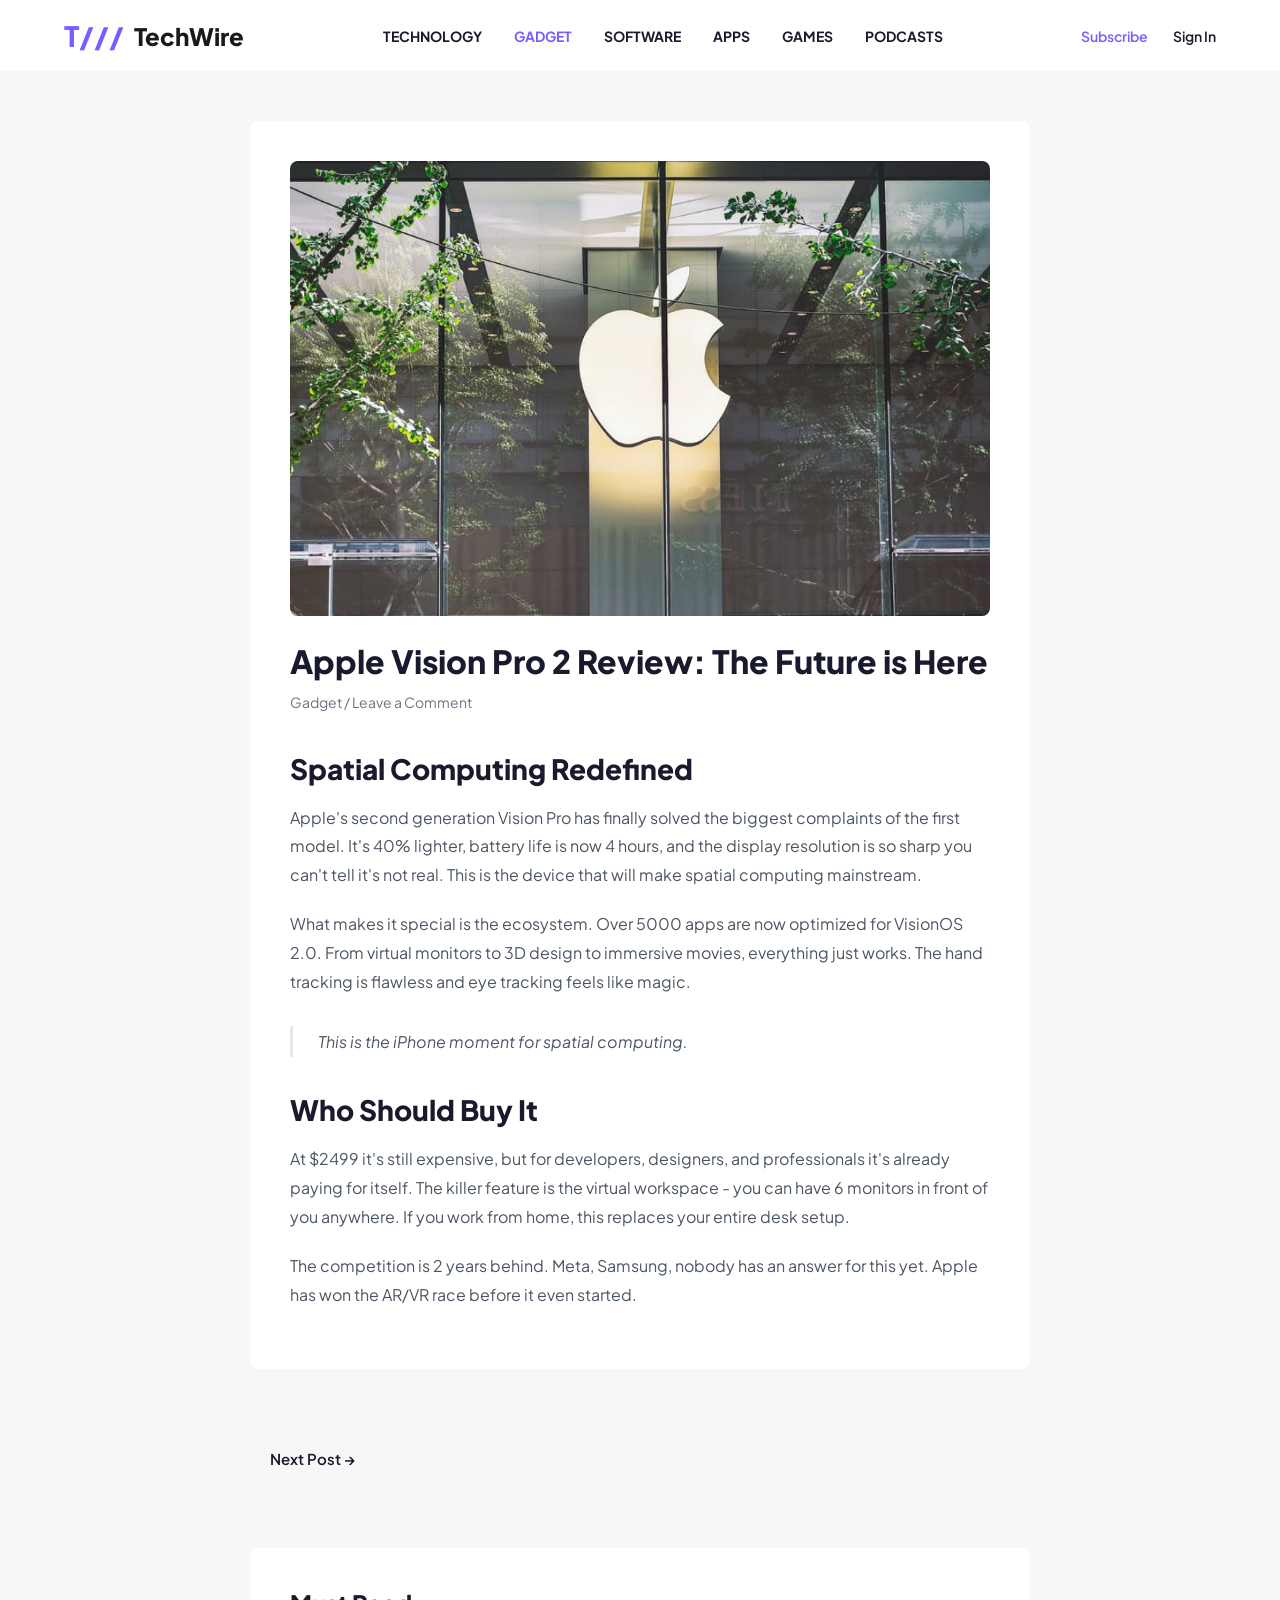
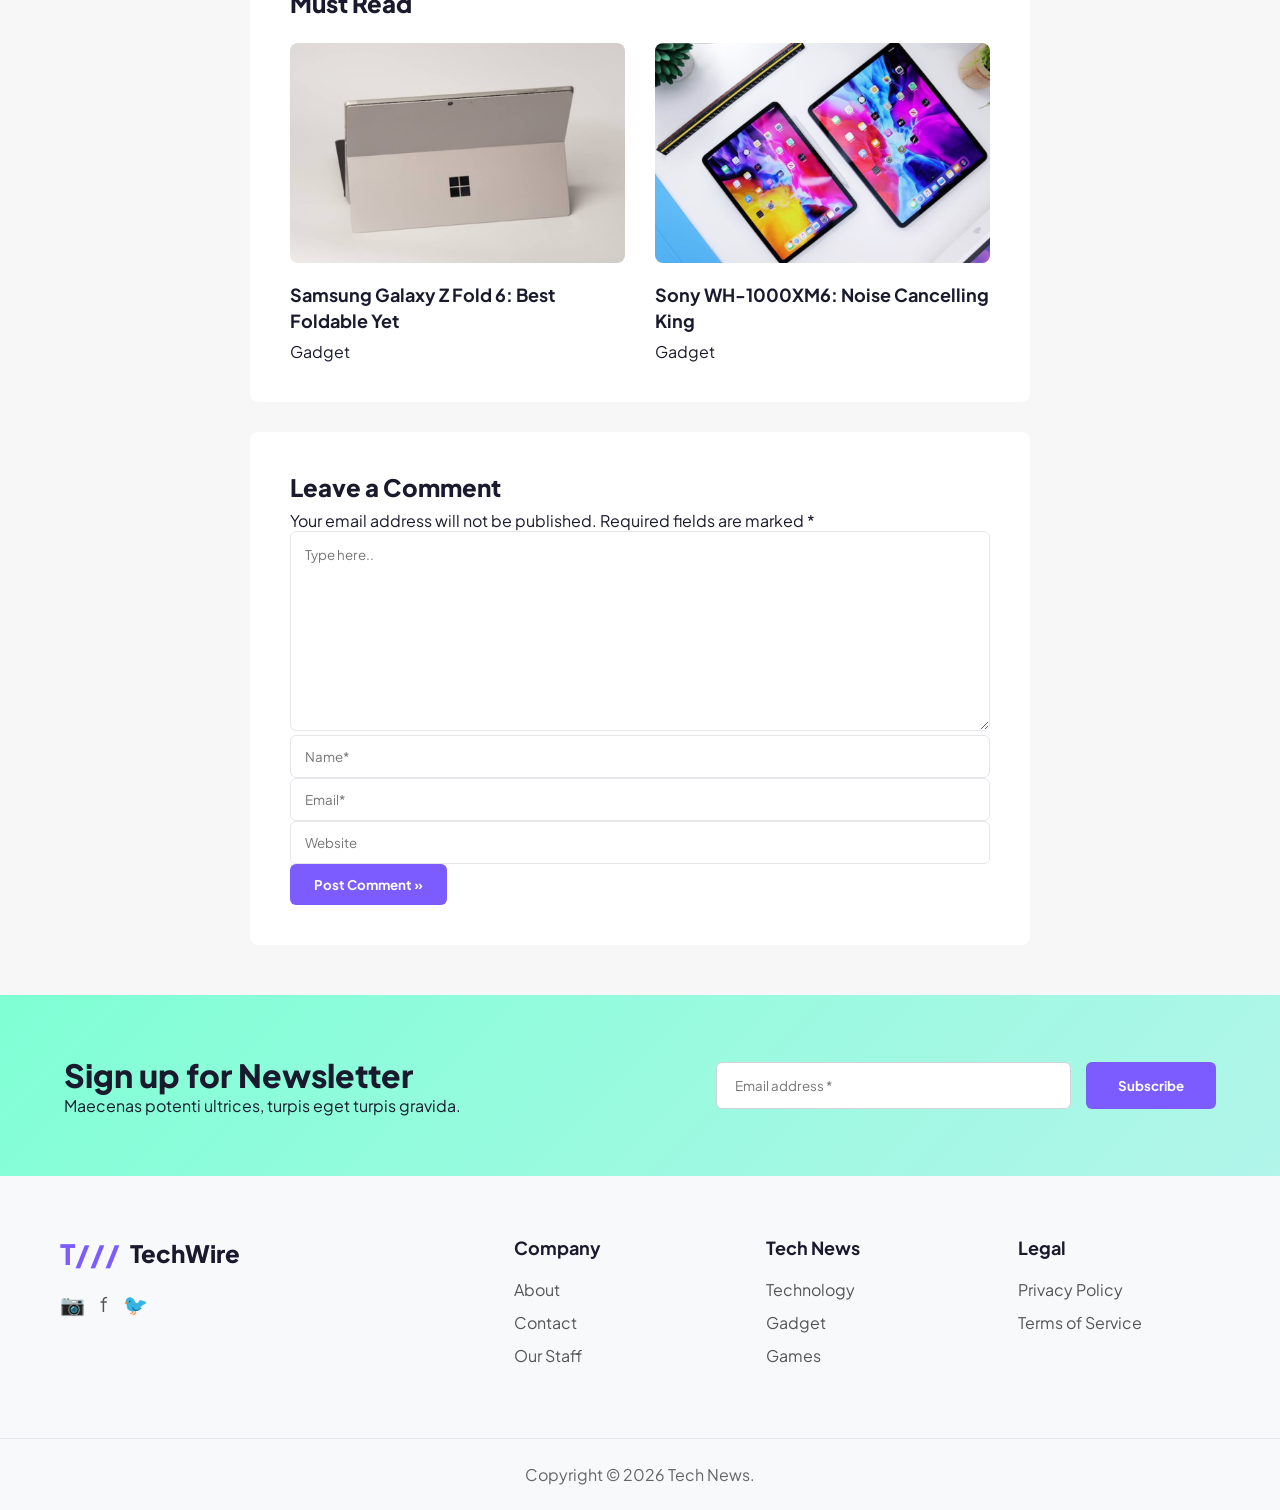
<file: single-post-gadget.html>
<!DOCTYPE html>
<html lang="en">
<head>
<meta charset="UTF-8" />
<meta name="viewport" content="width=device-width, initial-scale=1.0" />
<title id="page-title">Post - TechWire</title>
<link href="https://fonts.googleapis.com/css2?family=Plus+Jakarta+Sans:wght@400;500;600;700;800&display=swap" rel="stylesheet">
<style>
* { box-sizing: border-box; margin: 0; padding: 0; font-family: 'Plus Jakarta Sans', sans-serif; }
body { background: #f7f7f7; color: #1a1a2e; }
a { text-decoration: none; color: inherit; }
header { background: #ffffff; border-bottom: 1px solid #ea; padding: 18px 5%; display: flex; align-items: center; justify-content: space-between; position: sticky; top: 0; z-index: 100; }
.logo { display: flex; align-items: center; gap: 10px; font-weight: 800; font-size: 24px; color: #1a1a1a; }
.logo-icon { color: #7c5cff; font-weight: 900; font-size: 28px; }
nav { display: flex; gap: 32px; font-weight: 700; font-size: 14px; text-transform: uppercase; }
nav a:hover, nav a.active { color: #7c5cff; }
.header-right { display: flex; align-items: center; gap: 25px; font-weight: 600; font-size: 14px; }
.btn-subscribe { color: #7c5cff; }
.main-bg { background: #f7f7f7; padding: 50px 0; }
.container { max-width: 780px; margin: 0 auto; padding: 0 20px; }
.post-card { background: #fff; padding: 40px; margin-bottom: 30px; border-radius: 8px; }
.post-featured-img img { width: 100%; height: auto; display: block; margin-bottom: 25px; border-radius: 8px; }
.post-title { font-size: 32px; font-weight: 800; line-height: 1.3; margin-bottom: 10px; color: #1a1a2e; }
.post-meta { font-size: 14px; color: #6b7280; margin-bottom: 40px; }
.post-content h3 { font-size: 28px; font-weight: 800; margin: 35px 0 18px; color: #1a1a2e; }
.post-content p { font-size: 16px; line-height: 1.8; color: #4b5563; margin-bottom: 20px; }
.post-content blockquote { border-left: 3px solid #e5e7eb; padding: 5px 0 5px 25px; font-style: italic; color: #4b5563; margin: 30px 0; font-size: 16px; }
.post-navigation { display: flex; justify-content: space-between; font-size: 15px; font-weight: 600; margin: 80px auto; padding: 0 20px; max-width: 780px; }
.post-navigation a:hover { color: #7c5cff; }
.must-read-card { background: #fff; padding: 40px; margin-bottom: 30px; border-radius: 8px; }
.must-read-card h3 { font-size: 24px; font-weight: 800; margin-bottom: 25px; }
.must-read-grid { display: grid; grid-template-columns: 1fr 1fr; gap: 30px; }
.must-read-item img { width: 100%; height: 220px; object-fit: cover; margin-bottom: 15px; border-radius: 8px; }
.must-read-item h4 { font-size: 18px; font-weight: 700; line-height: 1.4; margin-bottom: 8px; }
.must-read-item h4:hover { color: #7c5cff; }
.must-read-item.cat { font-size: 13px; color: #4b5563; }
.comments-card { background: #fff; padding: 40px; border-radius: 8px; }
.comments-card h3 { font-size: 24px; font-weight: 800; margin-bottom: 8px; }
.comments-card.note { font-size: 14px; color: #6b7280; margin-bottom: 25px; }
.comment-form textarea { width: 100%; padding: 14px; border: 1px solid #e5e7eb; height: 200px; border-radius: 6px; font-family: 'Plus Jakarta Sans'; }
.comment-form textarea:focus,.comment-form input:focus { outline: none; border-color: #7c5cff; }
.comment-form.form-row { display: grid; grid-template-columns: 1fr 1fr 1fr; gap: 20px; margin-bottom: 20px; }
.comment-form input { width: 100%; padding: 12px 14px; border: 1px solid #e5e7eb; border-radius: 6px; font-family: 'Plus Jakarta Sans'; }
.comment-form button { background: #7c5cff; color: #fff; border: none; padding: 12px 24px; font-weight: 700; border-radius: 6px; cursor: pointer; }
.site-footer { background: #f8f9fa; }
.newsletter-section { background: linear-gradient(135deg, #7fffd4 0%, #b2f5ea 100%); padding: 60px 5%; display: flex; justify-content: space-between; align-items: center; gap: 40px; flex-wrap: wrap; }
.newsletter-section h2 { font-size: 32px; font-weight: 800; }
.newsletter-form-wrap { display: flex; gap: 15px; flex: 1; max-width: 500px; }
.newsletter-form-wrap input { flex: 1; padding: 14px 18px; border: 1px solid #d1d5db; border-radius: 6px; }
.newsletter-form-wrap button { background: #7c5cff; color: #fff; border: none; padding: 14px 32px; border-radius: 6px; font-weight: 700; cursor: pointer; }
.footer-widgets { max-width: 1200px; margin: 0 auto; padding: 60px 20px; display: grid; grid-template-columns: 2fr 1fr 1fr 1fr; gap: 50px; }
.footer-logo { display: flex; align-items: center; gap: 10px; font-size: 24px; font-weight: 800; margin-bottom: 20px; }
.footer-logo.logo-icon { font-size: 28px; color: #7c5cff; }
.social-links { display: flex; gap: 15px; font-size: 20px; }
.footer-col h4 { font-size: 18px; margin-bottom: 20px; }
.footer-col ul { list-style: none; }
.footer-col li { margin-bottom: 12px; }
.footer-col a { color: #555; }
.footer-col a:hover { color: #7c5cff; }
.footer-bottom { text-align: center; padding: 25px; border-top: 1px solid #e5e7eb; color: #666; }
@media(max-width: 900px){
  nav { display: none; }
.must-read-grid,.comment-form.form-row { grid-template-columns: 1fr; }
.newsletter-section { flex-direction: column; align-items: flex-start; }
.newsletter-form-wrap { width: 100%; flex-direction: column; }
.footer-widgets { grid-template-columns: 1fr 1fr; }
}
</style>
</head>
<body>

<header>
    <a href="index.html" class="logo"><span class="logo-icon">T///</span> TechWire</a>
    <nav>
      <a href="technology.html">Technology</a>
      <a href="gadget.html" class="active">Gadget</a>
      <a href="software.html">Software</a>
      <a href="apps.html">Apps</a>
      <a href="games.html">Games</a>
      <a href="podcast.html">Podcasts</a>
    </nav>
    <div class="header-right">
      <a href="#" class="btn-subscribe">Subscribe</a>
      <a href="#">Sign In</a>
    </div>
  </header>

<div class="main-bg">
  <main>
    <article class="post-card container">
      <div class="post-featured-img"><img id="post-img" src="" alt=""></div>
      <h1 id="post-title" class="post-title"></h1>
      <div class="post-meta">Gadget / Leave a Comment</div>
      <div id="post-content" class="post-content"></div>
    </article>

    <div class="post-navigation">
      <a id="prev-link" href="#">← Previous Post</a>
      <a id="next-link" href="#">Next Post →</a>
    </div>

    <section class="must-read-card container">
      <h3>Must Read</h3>
      <div id="must-read-grid" class="must-read-grid"></div>
    </section>

    <section class="comments-card container">
      <h3>Leave a Comment</h3>
      <p class="note">Your email address will not be published. Required fields are marked *</p>
      <form class="comment-form">
        <textarea placeholder="Type here.."></textarea>
        <div class="form-row">
          <input type="text" placeholder="Name*">
          <input type="email" placeholder="Email*">
          <input type="text" placeholder="Website">
        </div>
        <button type="submit">Post Comment »</button>
      </form>
    </section>
  </main>
</div>

<footer class="site-footer">
  <section class="newsletter-section">
    <div class="newsletter-content"><h2>Sign up for Newsletter</h2><p>Maecenas potenti ultrices, turpis eget turpis gravida.</p></div>
    <form class="newsletter-form-wrap">
      <input type="email" placeholder="Email address *" required>
      <button type="submit">Subscribe</button>
    </form>
  </section>
  <div class="footer-widgets">
    <div class="footer-col"><div class="footer-logo"><span class="logo-icon">T///</span> TechWire</div><div class="social-links"><a href="#">📷</a><a href="#">f</a><a href="#">🐦</a></div></div>
    <div class="footer-col"><h4>Company</h4><ul><li><a href="#">About</a></li><li><a href="#">Contact</a></li><li><a href="#">Our Staff</a></li></ul></div>
    <div class="footer-col"><h4>Tech News</h4><ul><li><a href="technology.html">Technology</a></li><li><a href="gadget.html">Gadget</a></li><li><a href="games.html">Games</a></li></ul></div>
    <div class="footer-col"><h4>Legal</h4><ul><li><a href="#">Privacy Policy</a></li><li><a href="#">Terms of Service</a></li></ul></div>
  </div>
  <div class="footer-bottom"><p>Copyright © 2026 Tech News.</p></div>
</footer>

<script>
const posts = {
 1: {
    title: "Apple Vision Pro 2 Review: The Future is Here",
    img: "g-tech-1.jpg", // <-- yahan change
    content: `<h3>Spatial Computing Redefined</h3>
<p>Apple's second generation Vision Pro has finally solved the biggest complaints of the first model. It's 40% lighter, battery life is now 4 hours, and the display resolution is so sharp you can't tell it's not real. This is the device that will make spatial computing mainstream.</p>
<p>What makes it special is the ecosystem. Over 5000 apps are now optimized for VisionOS 2.0. From virtual monitors to 3D design to immersive movies, everything just works. The hand tracking is flawless and eye tracking feels like magic.</p>
<blockquote>
This is the iPhone moment for spatial computing.
</blockquote>
<h3>Who Should Buy It</h3>
<p>At $2499 it's still expensive, but for developers, designers, and professionals it's already paying for itself. The killer feature is the virtual workspace - you can have 6 monitors in front of you anywhere. If you work from home, this replaces your entire desk setup.</p>
<p>The competition is 2 years behind. Meta, Samsung, nobody has an answer for this yet. Apple has won the AR/VR race before it even started.</p>`
  },
 2: {
    title: "Samsung Galaxy Z Fold 6: Best Foldable Yet",
    img: "g-tech-2.jpg", // <-- yahan change
    content: `<h3>Foldable Done Right</h3>
<p>The Galaxy Z Fold 6 fixes everything that was wrong with previous foldables. No more crease in the middle. No more fragile screen. No more heavy brick in your pocket. This is the first foldable that feels like a finished product.</p>
<p>The inner 7.6 inch display is now bright enough for outdoor use and the cameras are finally flagship level. The new S-Pen integration makes it a true laptop replacement. Battery life is all day even with heavy use.</p>
<blockquote>
This is what a $1799 phone should feel like.
</blockquote>
<h3>The Productivity Beast</h3>
<p>Run 3 apps at once, drag and drop files, use desktop mode with a monitor. This is not a phone, it's a computer that fits in your pocket. Samsung DeX has never been better.</p>
<p>If you want one device to do everything, this is it. The hinge will last 200,000 folds. Samsung is confident enough to give 2 years warranty on the screen.</p>`
  },
 3: {
    title: "Sony WH-1000XM6: Noise Cancelling King",
    img: "g-tech-3.jpg", // <-- yahan change
    content: `<h3>Silence Has a New Name</h3>
<p>Sony has done it again. The WH-1000XM6 are the best noise cancelling headphones you can buy. Period. They block 98% of ambient noise and the sound quality is audiophile level.</p>
<p>Battery life is 40 hours with ANC on. Multipoint connection works flawlessly. The new AI chip adapts the sound profile to what you're listening to automatically.</p>
<blockquote>
Put these on and the world disappears.
</blockquote>
<h3>Worth the Upgrade?</h3>
<p>If you have XM4 or XM5, the jump is noticeable but not essential. If you have anything older, upgrade immediately. The comfort alone is worth it for 8 hour work days.</p>
<p>At $399 they are expensive, but Bose and Apple can't touch them. Sony owns the premium headphone market.</p>`
  },
 4: {
    title: "DJI Mini 5 Pro: Drone for Everyone",
    img: "g-tech-4.jpg", // <-- yahan change
    content: `<h3>Pro Features, Tiny Size</h3>
<p>The Mini 5 Pro weighs under 249g but shoots 8K video and has obstacle avoidance in all directions. This is insane. You don't need a license to fly it in most countries.</p>
<p>The 45 minute flight time means you can actually get the shots you want. The new AI tracking keeps subjects in frame perfectly. Image stabilization is gimbal-level smooth.</p>
<blockquote>
This fits in your jacket pocket and outshoots $5000 drones.
</blockquote>
<h3>Beginner Friendly</h3>
<p>Auto takeoff, auto landing, return to home. If you can use a smartphone you can fly this. The app gives you pro editing tools right on your phone.</p>
<p>Content creators, this is your new best friend. $999 and you have a production studio in the air.</p>`
  },
 5: {
    title: "Tesla Cybertruck Accessories You Must Have",
    img: "g-tech-5.jpg", // <-- yahan change
    content: `<h3>Make Your Truck Smarter</h3>
<p>The Cybertruck is already a tech gadget on wheels. But these 5 accessories take it to the next level. Solar bed cover, camp kitchen, mobile power station, and more.</p>
<p>The best part is everything integrates with Tesla's software. Control your fridge from the touchscreen. Check solar charging from the app.</p>
<blockquote>
This is not a truck. It's a power plant with wheels.
</blockquote>
<h3>Off Grid Living</h3>
<p>With the right setup you can live off grid for weeks. The truck powers your house during outages. It charges your other EVs. It's the ultimate gadget for tech people.</p>
<p>Starting at $800 for accessories. Expensive but worth every penny if you use the truck daily.</p>`
  },
 6: {
    title: "Oura Ring 4: Health Tracking Perfected",
    img: "g-tech-6.jpg", // <-- yahan change
    content: `<h3>Your Health in a Ring</h3>
<p>The Oura Ring 4 is so accurate it can detect illness 3 days before symptoms. Heart rate, sleep, stress, temperature, blood oxygen. All in a ring that weighs 4 grams.</p>
<p>Battery lasts 8 days. Charging is wireless. The app gives you actionable insights instead of just data. "Go to bed 30 min earlier" not "you slept 7.2 hours".</p>
<blockquote>
This knows your body better than you do.
</blockquote>
<h3>Doctor Approved</h3>
<p>Hospitals are using Oura data to monitor patients remotely. Athletes use it to optimize recovery. If you care about health, this is non-negotiable.</p>
<p>$299 + $6/month subscription. The subscription is worth it for the insights alone.</p>`
  },
 7: {
    title: "Steam Deck OLED 2: Portable Gaming King",
    img: "g-tech-7.jpg", // <-- yahan change
    content: `<h3>Console Quality on the Go</h3>
<p>Valve's new Steam Deck OLED 2 runs Cyberpunk 2077 at 60fps. The 7.4 inch OLED screen is gorgeous. Battery is 6 hours even in demanding games.</p>
<p>Windows runs perfectly on it too. This is a full PC in handheld form. Dock it and play on your TV at 4K.</p>
<blockquote>
This killed the Nintendo Switch.
</blockquote>
<h3>Best Value in Gaming</h3>
<p>$549 and you have access to your entire Steam library. No subscription. No exclusives. Just games. The controls are better than any handheld before.</p>
<p>If you game, you need this. Simple.</p>`
  },
 8: {
    title: "Amazon Echo Show 15: Smart Home Hub",
    img: "g-tech-8.jpg", // <-- yahan change
    content: `<h3>Your Wall is Now Smart</h3>
<p>The 15 inch Echo Show mounts on your wall and becomes the control center for your entire home. Calendar, notes, camera feeds, music, recipes. Everything.</p>
<p>The new AI can answer questions about your photos. "Show me pictures of the dog at the beach". It just works. Video calls look amazing on the big screen.</p>
<blockquote>
This replaced 5 different apps in my house.
</blockquote>
<h3>Family Command Center</h3>
<p>Kids use it for homework. Parents use it for shopping lists. It announces when dinner is ready. $299 and it replaces a tablet, smart display, and photo frame.</p>
<p>Privacy controls are solid. Camera has a physical shutter. Amazon finally got this right.</p>`
  },
 9: {
    title: "Meta Ray-Ban AI Glasses: The Future of Wearables",
    img: "g-tech-9.jpg", // <-- yahan change. Agar 9th pic nahi hai to g-tech-8.jpg laga do
    content: `<h3>Glasses That See For You</h3>
<p>These look like normal Ray-Bans but have a camera, speakers, and AI built in. Ask "what am I looking at" and it tells you. Translate signs in real time. Take photos with a blink.</p>
<p>Battery lasts all day. They weigh the same as regular glasses. People don't even know you're recording. The AI assistant is genuinely useful, not gimmicky.</p>
<blockquote>
This is the first wearable that doesn't feel like a wearable.
</blockquote>
<h3>Privacy and Power</h3>
<p>LED light shows when recording. Audio is directional so only you can hear it. $299 and you have AI, camera, and music in your glasses.</p>
<p>In 2 years everyone will have these. Meta is 3 years ahead of Apple and Google on this.</p>`
  }
};

const urlParams = new URLSearchParams(window.location.search);
const postId = urlParams.get('id') || 1;
const currentPost = posts[postId];

if(!currentPost) window.location.href = "single-post-gadget.html?id=1";

document.getElementById('page-title').innerText = currentPost.title + " - TechWire";
document.getElementById('post-title').innerText = currentPost.title;
document.getElementById('post-img').src = currentPost.img;
document.getElementById('post-content').innerHTML = currentPost.content;

const prevId = parseInt(postId) - 1;
const nextId = parseInt(postId) + 1;
if(posts[prevId]) document.getElementById('prev-link').href = `single-post-gadget.html?id=${prevId}`; else document.getElementById('prev-link').style.display = 'none';
if(posts[nextId]) document.getElementById('next-link').href = `single-post-gadget.html?id=${nextId}`; else document.getElementById('next-link').style.display = 'none';

// MUST READ - SIRF 2 POSTS
const mustReadGrid = document.getElementById('must-read-grid');
let mustReadHTML = '';
let count = 0;

Object.keys(posts).forEach(id => {
  if(id!= postId && count < 2){
    mustReadHTML += `<div class="must-read-item"><a href="single-post-gadget.html?id=${id}"><img src="${posts[id].img}" alt=""></a><h4><a href="single-post-gadget.html?id=${id}">${posts[id].title}</a></h4><div class="cat">Gadget</div></div>`
    count++;
  }
});
mustReadGrid.innerHTML = mustReadHTML;

</script>
</body>
</html>
</file>
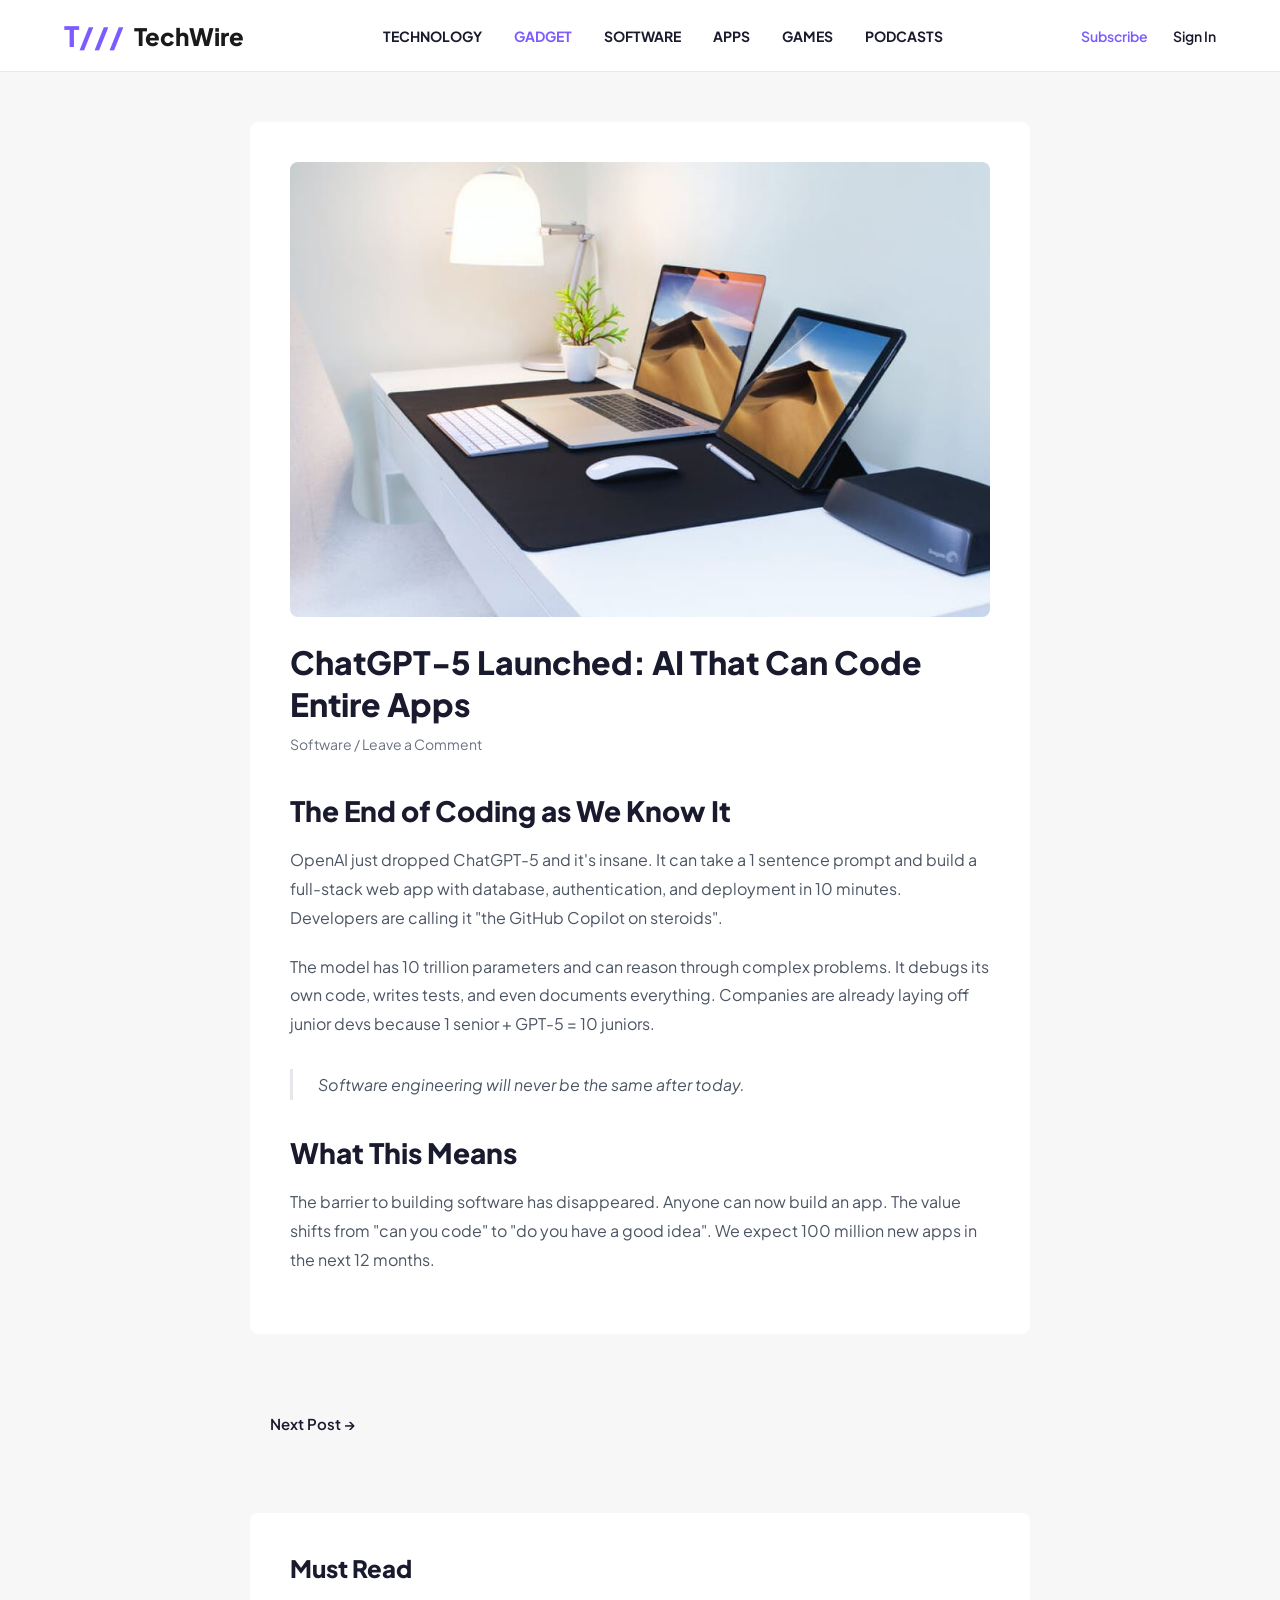
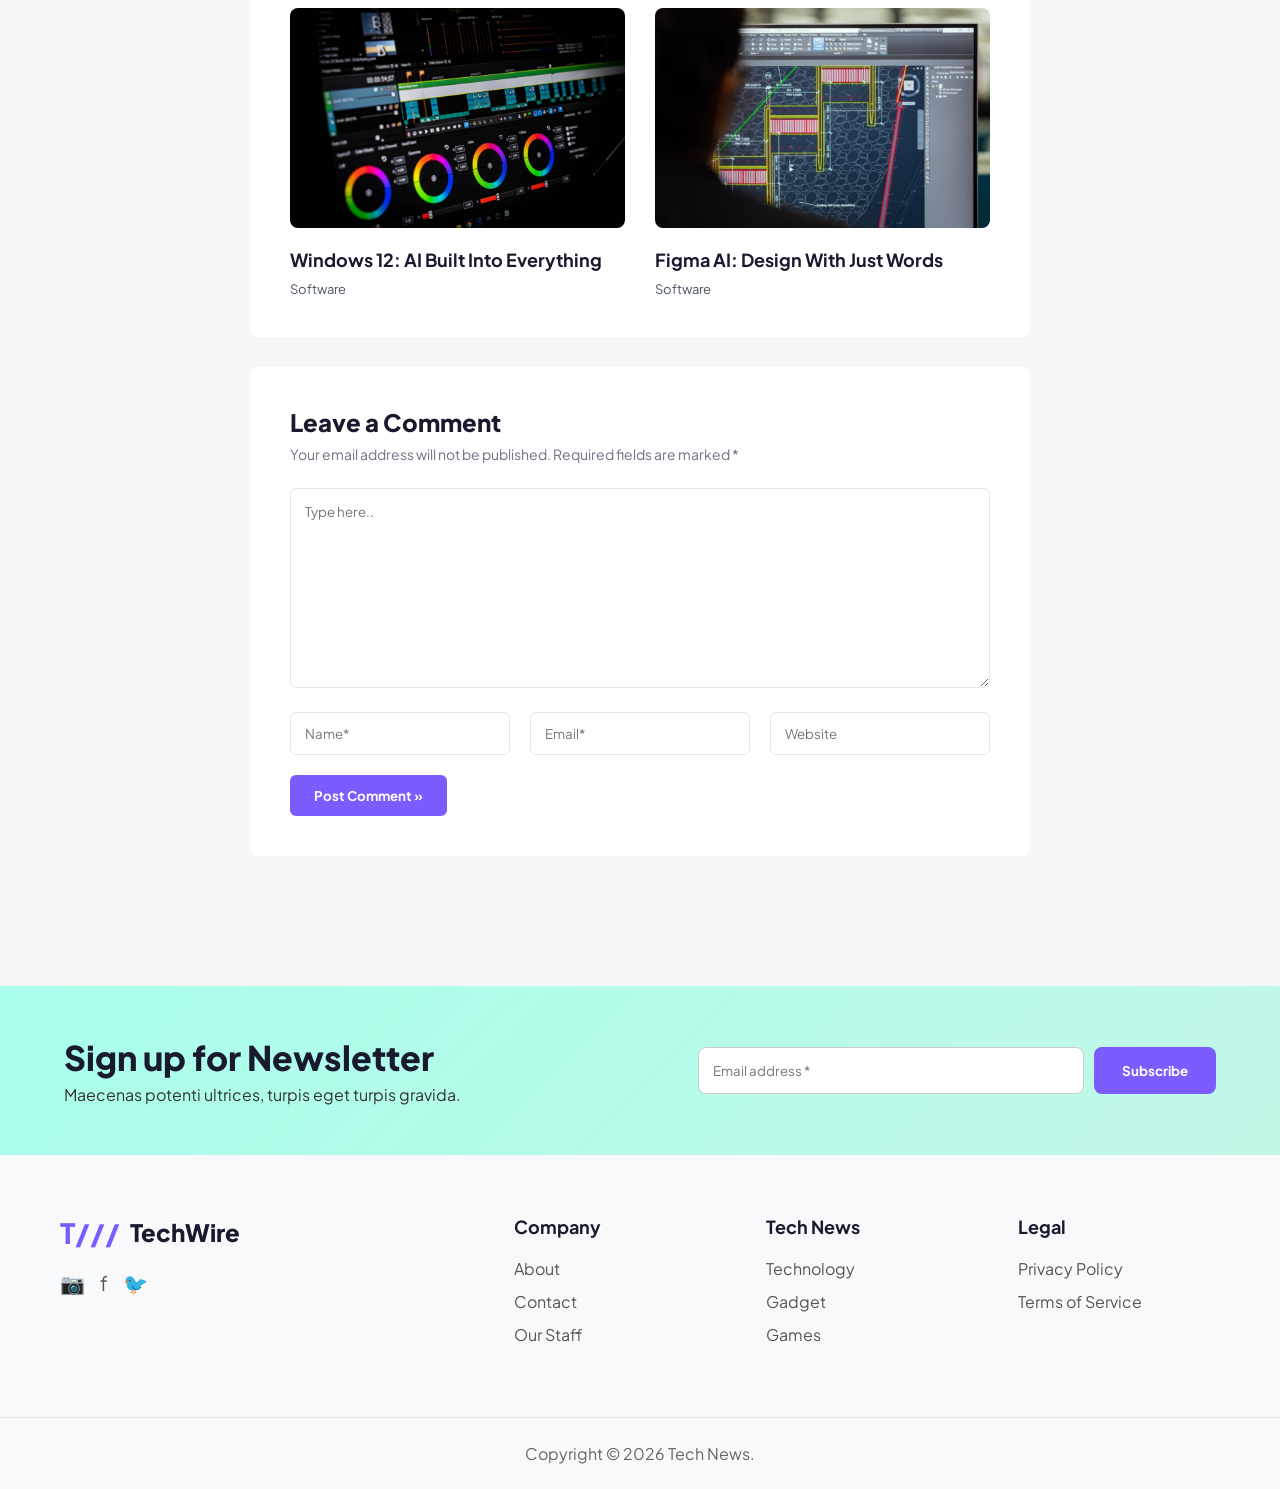
<file: single-post-software.html>
<!DOCTYPE html>
<html lang="en">
<head>
<meta charset="UTF-8" />
<meta name="viewport" content="width=device-width, initial-scale=1.0" />
<title id="page-title">Post - TechWire</title>
<link href="https://fonts.googleapis.com/css2?family=Plus+Jakarta+Sans:wght@400;500;600;700;800&display=swap" rel="stylesheet">
<style>
* { box-sizing: border-box; margin: 0; padding: 0; font-family: 'Plus Jakarta Sans', sans-serif; }
body { background: #f7f7f7; color: #1a1a2e; }
a { text-decoration: none; color: inherit; }

header { background: #ffffff; border-bottom: 1px solid #eaeaea; padding: 18px 5%; display: flex; align-items: center; justify-content: space-between; position: sticky; top: 0; z-index: 100; }
.logo { display: flex; align-items: center; gap: 10px; font-weight: 800; font-size: 24px; color: #1a1a1a; }
.logo-icon { color: #7c5cff; font-weight: 900; font-size: 28px; }
nav { display: flex; gap: 32px; font-weight: 700; font-size: 14px; text-transform: uppercase; }
nav a:hover, nav a.active { color: #7c5cff; }

.header-right { display: flex; align-items: center; gap: 25px; font-weight: 600; font-size: 14px; }
.btn-subscribe { color: #7c5cff; }

.main-bg { background: #f7f7f7; padding: 50px 0; }
.container { max-width: 780px; margin: 0 auto; padding: 0 20px; }
.post-card { background: #fff; padding: 40px; margin-bottom: 30px; border-radius: 8px; }
.post-featured-img img { width: 100%; height: auto; display: block; margin-bottom: 25px; border-radius: 8px; }
.post-title { font-size: 32px; font-weight: 800; line-height: 1.3; margin-bottom: 10px; color: #1a1a2e; }
.post-meta { font-size: 14px; color: #6b7280; margin-bottom: 40px; }
.post-content h3 { font-size: 28px; font-weight: 800; margin: 35px 0 18px; color: #1a1a2e; }
.post-content p { font-size: 16px; line-height: 1.8; color: #4b5563; margin-bottom: 20px; }
.post-content blockquote { border-left: 3px solid #e5e7eb; padding: 5px 0 5px 25px; font-style: italic; color: #4b5563; margin: 30px 0; font-size: 16px; }
.post-navigation { display: flex; justify-content: space-between; font-size: 15px; font-weight: 600; margin: 80px auto; padding: 0 20px; max-width: 780px; }
.post-navigation a:hover { color: #7c5cff; }
.must-read-card { background: #fff; padding: 40px; margin-bottom: 30px; border-radius: 8px; }
.must-read-card h3 { font-size: 24px; font-weight: 800; margin-bottom: 25px; }
.must-read-grid { display: grid; grid-template-columns: 1fr 1fr; gap: 30px; }
.must-read-item img { width: 100%; height: 220px; object-fit: cover; margin-bottom: 15px; border-radius: 8px; }
.must-read-item h4 { font-size: 18px; font-weight: 700; line-height: 1.4; margin-bottom: 8px; }
.must-read-item h4:hover { color: #7c5cff; }
.must-read-item .cat { font-size: 13px; color: #4b5563; }
.comments-card { background: #fff; padding: 40px; border-radius: 8px; }
.comments-card h3 { font-size: 24px; font-weight: 800; margin-bottom: 8px; }
.comments-card .note { font-size: 14px; color: #6b7280; margin-bottom: 25px; }
.comment-form textarea { width: 100%; padding: 14px; border: 1px solid #e5e7eb; height: 200px; border-radius: 6px; font-family: 'Plus Jakarta Sans'; margin-bottom: 20px; }
.comment-form input { width: 100%; padding: 12px 14px; border: 1px solid #e5e7eb; border-radius: 6px; font-family: 'Plus Jakarta Sans'; }
.comment-form button { background: #7c5cff; color: #fff; border: none; padding: 12px 24px; font-weight: 700; border-radius: 6px; cursor: pointer; }

/* FORM ROW FIX */
.form-row { display: grid; grid-template-columns: 1fr 1fr 1fr; gap: 20px; margin-bottom: 20px; }

/* NEWSLETTER + FOOTER */
.site-footer { background: #f8f9fa; margin-top: 80px; }
.newsletter-section { background: linear-gradient(135deg, #a8ffeb 0%, #c3f7e8 100%); padding: 50px 5%; display: flex; justify-content: space-between; align-items: center; gap: 20px; }
.newsletter-content h2 { font-size: 34px; font-weight: 800; }
.newsletter-content p { color: #333; margin-top: 5px; }
.newsletter-form-wrap { display: flex; gap: 10px; width: 45%; }
.newsletter-form-wrap input { flex: 1; padding: 14px; border: 1px solid #ccc; border-radius: 8px; font-family: 'Plus Jakarta Sans'; }
.newsletter-form-wrap button { background: #7c5cff; color: #fff; border: none; padding: 14px 28px; border-radius: 8px; font-weight: 700; cursor: pointer; }

.footer-widgets { max-width: 1200px; margin: 0 auto; padding: 60px 20px; display: grid; grid-template-columns: 2fr 1fr 1fr 1fr; gap: 50px; }
.footer-logo { display: flex; align-items: center; gap: 10px; font-size: 24px; font-weight: 800; margin-bottom: 20px; }
.social-links { display: flex; gap: 15px; font-size: 20px; }
.social-links a:hover { color: #7c5cff; }
.footer-col h4 { font-size: 18px; margin-bottom: 20px; }
.footer-col ul { list-style: none; }
.footer-col li { margin-bottom: 12px; }
.footer-col a { color: #555; }
.footer-col a:hover { color: #7c5cff; }
.footer-bottom { text-align: center; padding: 25px; border-top: 1px solid #e5e7eb; color: #666; }

/* RESPONSIVE */
@media(max-width: 900px){
  nav { display: none; } /* Mobile pe menu hide */
  .must-read-grid { grid-template-columns: 1fr; }
  .footer-widgets { grid-template-columns: 1fr 1fr; } 
  .form-row { grid-template-columns: 1fr; } /* Mobile pe 3 input neeche */
  .newsletter-section { flex-direction: column; align-items: flex-start; }
  .newsletter-form-wrap { width: 100%; }
}
</style>
</head>
<body>

<header>
    <a href="index.html" class="logo"><span class="logo-icon">T///</span> TechWire</a>
    <nav>
      <a href="technology.html">Technology</a>
      <a href="gadget.html" class="active">Gadget</a>
      <a href="software.html">Software</a>
      <a href="apps.html">Apps</a>
      <a href="games.html">Games</a>
      <a href="podcast.html">Podcasts</a>
    </nav>
    <div class="header-right">
      <a href="#" class="btn-subscribe">Subscribe</a>
      <a href="#">Sign In</a>
    </div>
  </header>

<div class="main-bg">
  <main>
    <article class="post-card container">
      <div class="post-featured-img"><img id="post-img" src="" alt=""></div>
      <h1 id="post-title" class="post-title"></h1>
      <div class="post-meta">Software / Leave a Comment</div>
      <div id="post-content" class="post-content"></div>
    </article>

    <div class="post-navigation">
      <a id="prev-link" href="#">← Previous Post</a>
      <a id="next-link" href="#">Next Post →</a>
    </div>

    <section class="must-read-card container">
      <h3>Must Read</h3>
      <div id="must-read-grid" class="must-read-grid"></div>
    </section>
    <section class="comments-card container">
      <h3>Leave a Comment</h3>
      <p class="note">Your email address will not be published. Required fields are marked *</p>
      <form class="comment-form">
        <textarea placeholder="Type here.."></textarea>
        <div class="form-row">
          <input type="text" placeholder="Name*">
          <input type="email" placeholder="Email*">
          <input type="text" placeholder="Website">
        </div>
        <button type="submit">Post Comment »</button>
      </form>
    </section>
  </main>
</div>

<footer class="site-footer">
  <section class="newsletter-section">
    <div class="newsletter-content"><h2>Sign up for Newsletter</h2><p>Maecenas potenti ultrices, turpis eget turpis gravida.</p></div>
    <form class="newsletter-form-wrap">
      <input type="email" placeholder="Email address *" required>
      <button type="submit">Subscribe</button>
    </form>
  </section>
  <div class="footer-widgets">
    <div class="footer-col"><div class="footer-logo"><span class="logo-icon">T///</span> TechWire</div><div class="social-links"><a href="#">📷</a><a href="#">f</a><a href="#">🐦</a></div></div>
    <div class="footer-col"><h4>Company</h4><ul><li><a href="#">About</a></li><li><a href="#">Contact</a></li><li><a href="#">Our Staff</a></li></ul></div>
    <div class="footer-col"><h4>Tech News</h4><ul><li><a href="technology.html">Technology</a></li><li><a href="gadget.html">Gadget</a></li><li><a href="games.html">Games</a></li></ul></div>
    <div class="footer-col"><h4>Legal</h4><ul><li><a href="#">Privacy Policy</a></li><li><a href="#">Terms of Service</a></li></ul></div>
  </div>
  <div class="footer-bottom"><p>Copyright © 2026 Tech News.</p></div>
</footer>
<script>
const posts = {
 1: {
    title: "ChatGPT-5 Launched: AI That Can Code Entire Apps",
    img: "s-tech-1.jpg",
    content: `<h3>The End of Coding as We Know It</h3>
<p>OpenAI just dropped ChatGPT-5 and it's insane. It can take a 1 sentence prompt and build a full-stack web app with database, authentication, and deployment in 10 minutes. Developers are calling it "the GitHub Copilot on steroids".</p>
<p>The model has 10 trillion parameters and can reason through complex problems. It debugs its own code, writes tests, and even documents everything. Companies are already laying off junior devs because 1 senior + GPT-5 = 10 juniors.</p>
<blockquote>Software engineering will never be the same after today.</blockquote>
<h3>What This Means</h3>
<p>The barrier to building software has disappeared. Anyone can now build an app. The value shifts from "can you code" to "do you have a good idea". We expect 100 million new apps in the next 12 months.</p>`
  },
 2: {
    title: "Windows 12: AI Built Into Everything",
    img: "s-tech-2.jpg",
    content: `<h3>Microsoft's AI OS</h3>
<p>Windows 12 is here and it's basically an AI operating system. Copilot is now baked into every app. Right click any file and "Summarize with AI". Select text and "Rewrite with AI". It's everywhere.</p>
<p>The new "AI Explorer" records everything you do on PC and lets you search it later. "Show me that PowerPoint I was working on Tuesday". It finds it instantly. Privacy controls are granular but most people will just turn it on.</p>
<blockquote>Your PC now has perfect memory.</blockquote>
<h3>Performance Gains</h3>
<p>Windows 12 is 40% faster than Windows 11 on the same hardware. AI is used to optimize memory and CPU in real time. Gaming performance is up 25% thanks to AI-driven GPU scheduling.</p>`
  },
 3: {
    title: "Figma AI: Design With Just Words",
    img: "s-tech-3.jpg",
    content: `<h3>Designers Are Getting Replaced</h3>
<p>Figma's new AI can generate entire design systems from a text prompt. "Make me a SaaS dashboard for fintech" and it gives you 10 variants with components, colors, and interactions in 30 seconds.</p>
<p>It understands design principles, accessibility, and brand guidelines. You can say "make it feel more Apple-like" and it adjusts everything. Prototyping is now automatic too.</p>
<blockquote>The 3 month design process is now 3 minutes.</blockquote>
<h3>Designers Become Directors</h3>
<p>Junior designers are worried but senior designers love it. Instead of making buttons, they now direct the AI and focus on strategy and user research. Figma stock went up 30% after the announcement.</p>`
  },
 4: {
    title: "Adobe Creative Suite 2026: AI Does 90% of Work",
    img: "s-tech-4.jpg",
    content: `<h3>Photoshop, But Smarter</h3>
<p>Adobe's 2026 suite has "Generative Fill 3.0" which is scarily good. Remove objects, change weather, extend images. All with 1 click. Video editing in Premiere now has "Edit by talking" - just say what you want to cut.</p>
<p>Illustrator can turn sketches into vector art instantly. After Effects has AI motion tracking that never loses the target. The new "Creative Agent" watches you work and suggests improvements.</p>
<blockquote>Creativity is now limited only by your imagination, not your skills.</blockquote>
<h3>The Subscription Debate</h3>
<p>$59.99/month but professionals say it's worth $500/month in time saved. Adobe is facing backlash for training AI on user content, but they claim it's all opt-in now.</p>`
  },
 5: {
    title: "VS Code 2026: The IDE That Writes Code For You",
    img: "s-tech-5.jpg",
    content: `<h3>The Smartest Editor Ever</h3>
<p>Microsoft rebuilt VS Code from the ground up with AI at the core. It predicts what you're going to type next with 95% accuracy. It can refactor entire codebases by just describing what you want.</p>
<p>The new "Agent Mode" can be given a GitHub issue and it will create a branch, write the code, test it, and open a PR. All without you touching the keyboard. It explains code better than any human.</p>
<blockquote>This is the last IDE you will ever need.</blockquote>
<h3>Free and Open Source</h3>
<p>Still free. Still open source. Microsoft is betting that owning the developer tools means owning the AI future. Extensions now have AI capabilities built in.</p>`
  }
};

const urlParams = new URLSearchParams(window.location.search);
const postId = urlParams.get('id') || 1;
const currentPost = posts[postId];

if(!currentPost) window.location.href = "single-post-software.html?id=1";

document.getElementById('page-title').innerText = currentPost.title + " - TechWire";
document.getElementById('post-title').innerText = currentPost.title;
document.getElementById('post-img').src = currentPost.img;
document.getElementById('post-content').innerHTML = currentPost.content;

const prevId = parseInt(postId) - 1;
const nextId = parseInt(postId) + 1;
if(posts[prevId]) document.getElementById('prev-link').href = `single-post-software.html?id=${prevId}`; else document.getElementById('prev-link').style.display = 'none';
if(posts[nextId]) document.getElementById('next-link').href = `single-post-software.html?id=${nextId}`; else document.getElementById('next-link').style.display = 'none';

const mustReadGrid = document.getElementById('must-read-grid');
let mustReadHTML = '';
let count = 0;
Object.keys(posts).forEach(id => {
  if(id!= postId && count < 2){
    mustReadHTML += `<div class="must-read-item"><a href="single-post-software.html?id=${id}"><img src="${posts[id].img}" alt=""></a><h4><a href="single-post-software.html?id=${id}">${posts[id].title}</a></h4><div class="cat">Software</div></div>`
    count++;
  }
});
mustReadGrid.innerHTML = mustReadHTML;
</script>
</body>
</html>
</file>
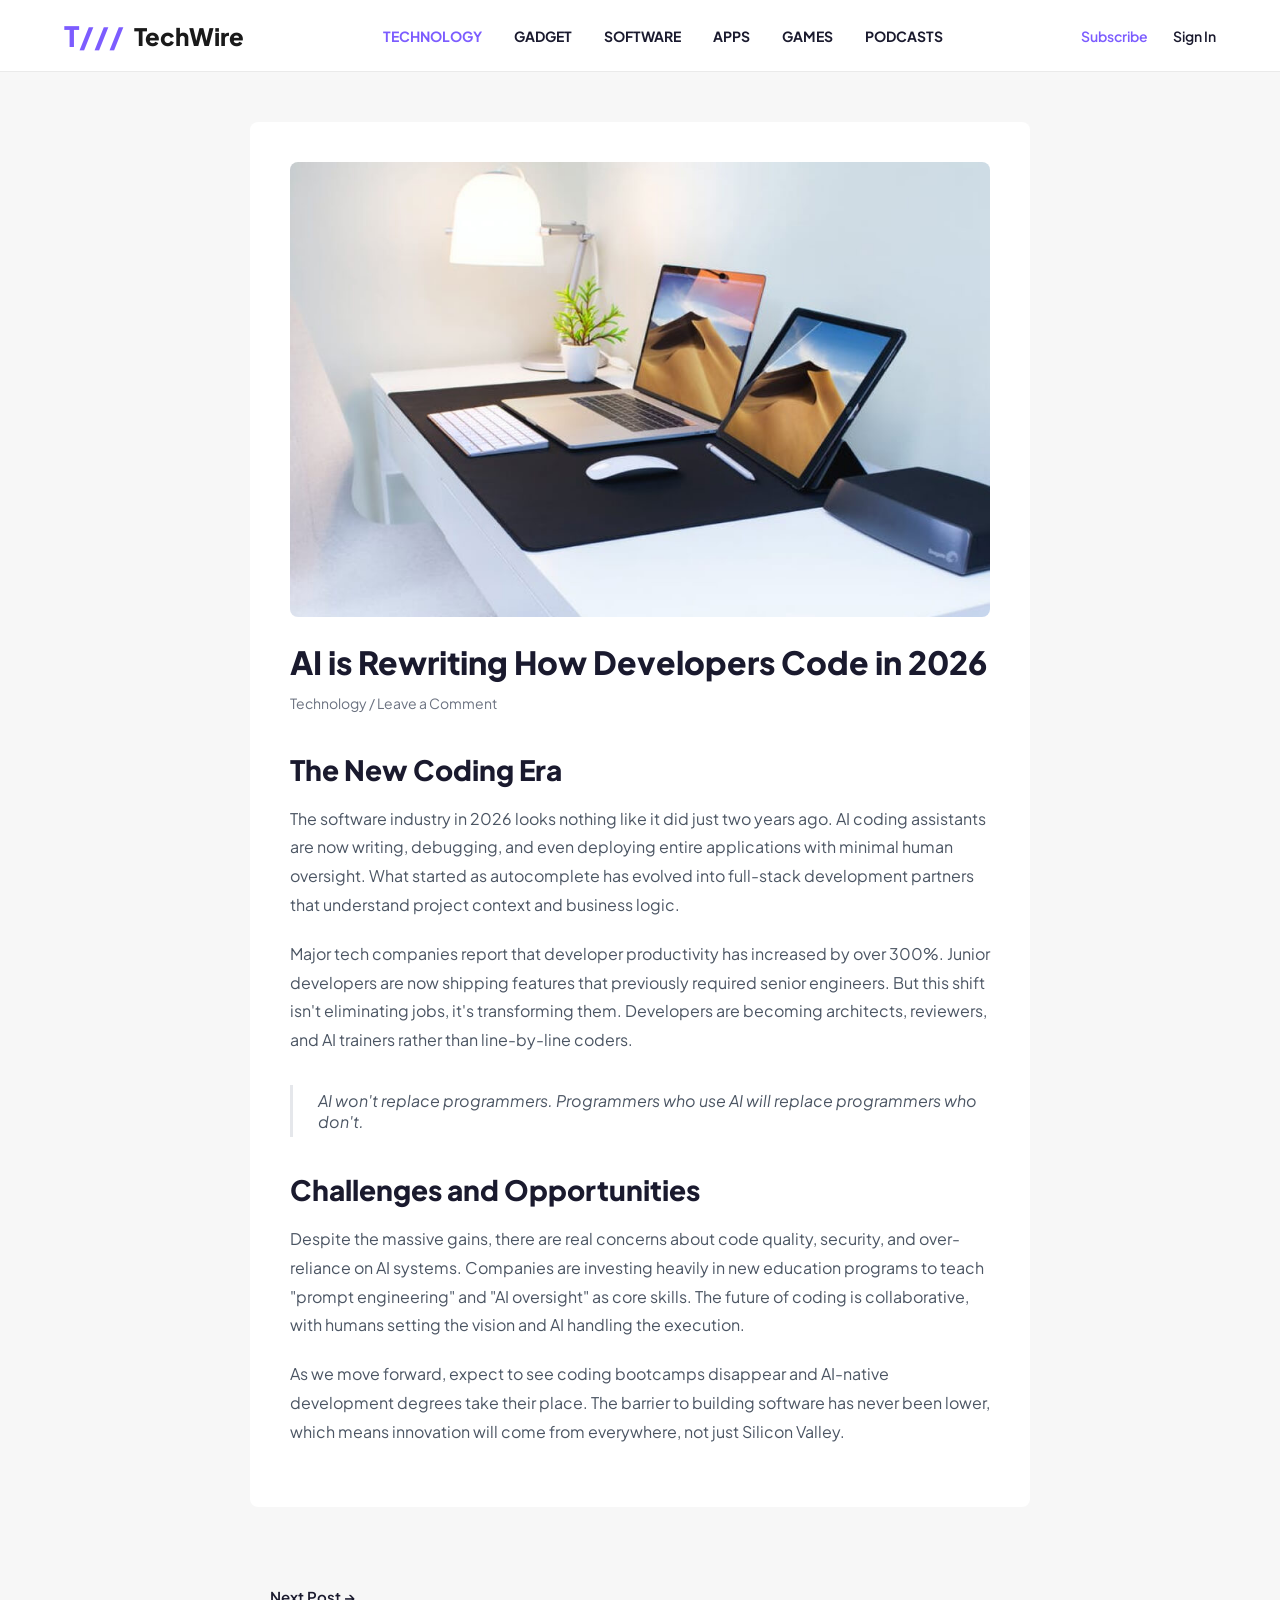
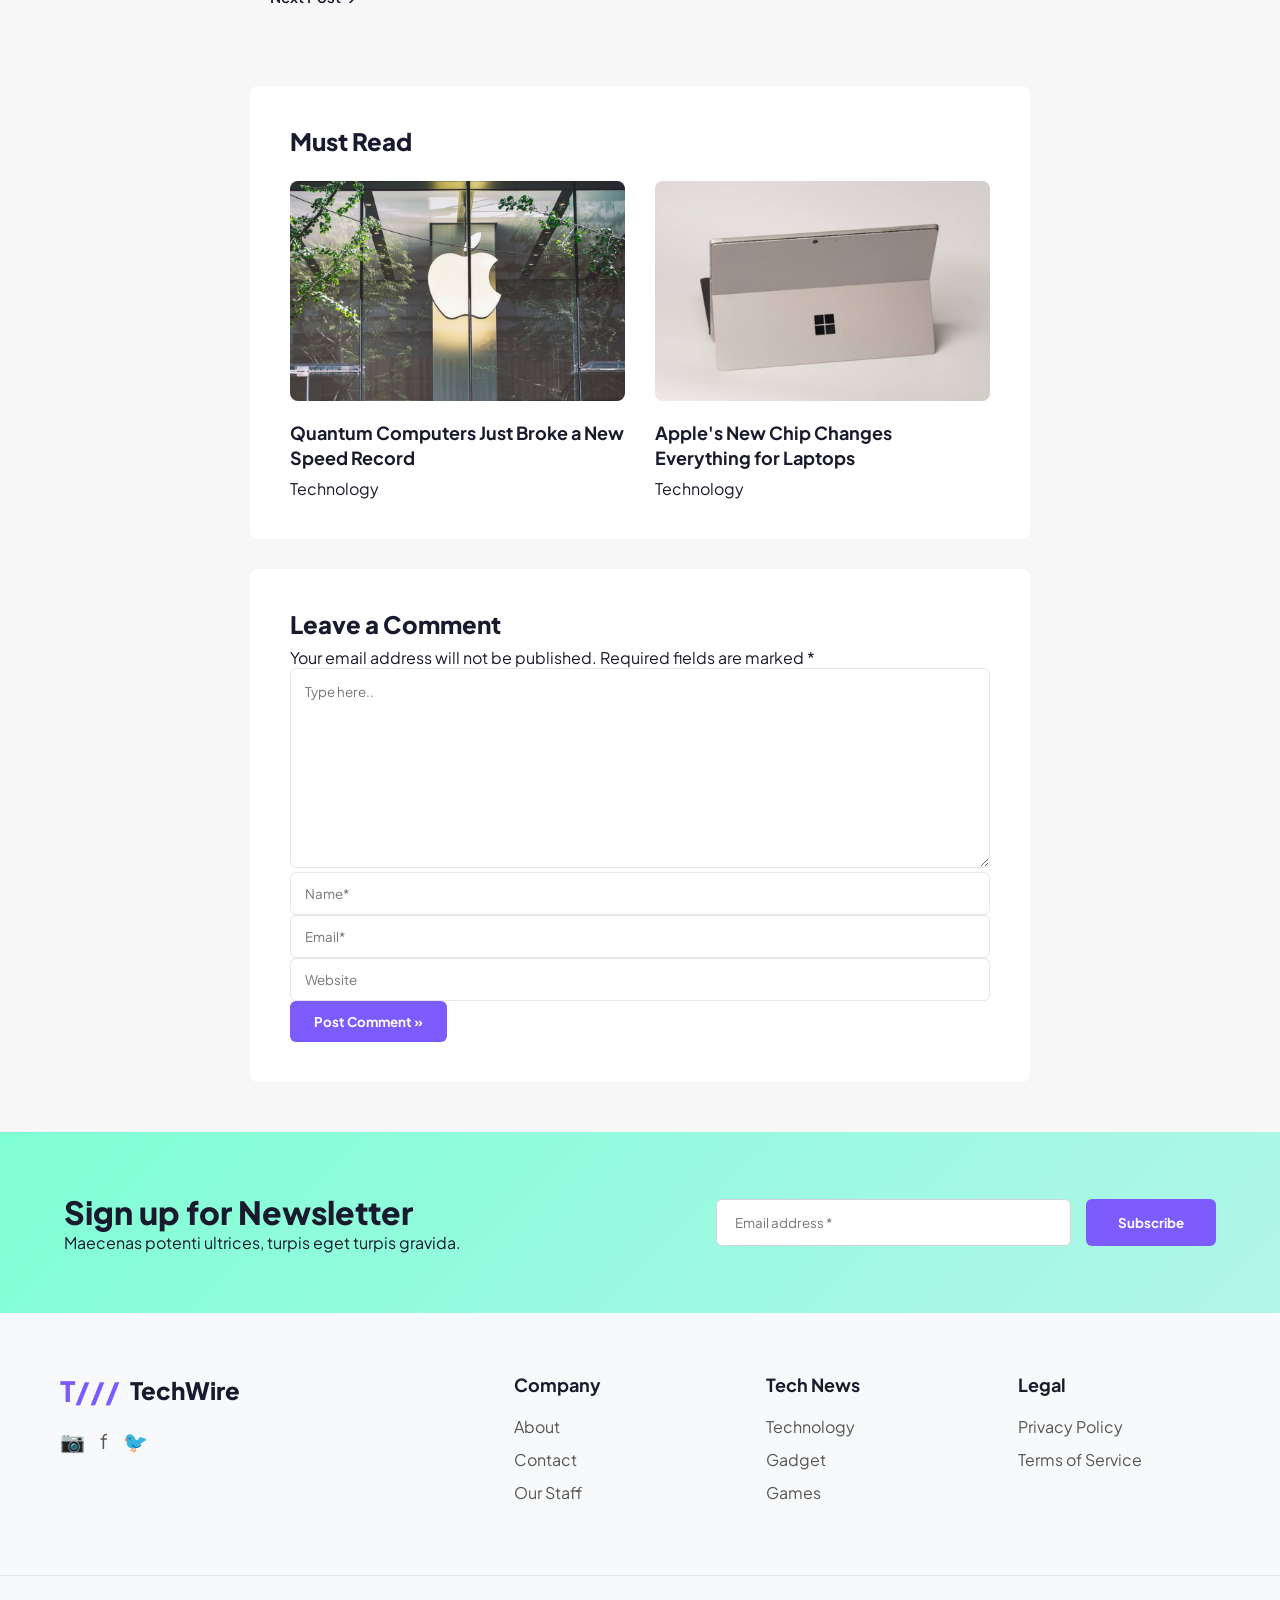
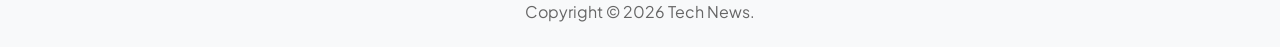
<file: single-post-tech.html>
<!DOCTYPE html>
<html lang="en">
<head>
<meta charset="UTF-8" />
<meta name="viewport" content="width=device-width, initial-scale=1.0" />
<title id="page-title">Post - TechWire</title>
<link href="https://fonts.googleapis.com/css2?family=Plus+Jakarta+Sans:wght@400;500;600;700;800&display=swap" rel="stylesheet">
<style>
* { box-sizing: border-box; margin: 0; padding: 0; font-family: 'Plus Jakarta Sans', sans-serif; }
body { background: #f7f7f7; color: #1a1a2e; }
a { text-decoration: none; color: inherit; }
header { background: #ffffff; border-bottom: 1px solid #eaeaea; padding: 18px 5%; display: flex; align-items: center; justify-content: space-between; position: sticky; top: 0; z-index: 100; }
.logo { display: flex; align-items: center; gap: 10px; font-weight: 800; font-size: 24px; color: #1a1a1a; }
.logo-icon { color: #7c5cff; font-weight: 900; font-size: 28px; }
nav { display: flex; gap: 32px; font-weight: 700; font-size: 14px; text-transform: uppercase; }
nav a:hover, nav a.active { color: #7c5cff; }
.header-right { display: flex; align-items: center; gap: 25px; font-weight: 600; font-size: 14px; }
.btn-subscribe { color: #7c5cff; }
.main-bg { background: #f7f7f7; padding: 50px 0; }
.container { max-width: 780px; margin: 0 auto; padding: 0 20px; }
.post-card { background: #fff; padding: 40px; margin-bottom: 30px; border-radius: 8px; }
.post-featured-img img { width: 100%; height: auto; display: block; margin-bottom: 25px; border-radius: 8px; }
.post-title { font-size: 32px; font-weight: 800; line-height: 1.3; margin-bottom: 10px; color: #1a1a2e; }
.post-meta { font-size: 14px; color: #6b7280; margin-bottom: 40px; }
.post-content h3 { font-size: 28px; font-weight: 800; margin: 35px 0 18px; color: #1a1a2e; }
.post-content p { font-size: 16px; line-height: 1.8; color: #4b5563; margin-bottom: 20px; }
.post-content blockquote { border-left: 3px solid #e5e7eb; padding: 5px 0 5px 25px; font-style: italic; color: #4b5563; margin: 30px 0; font-size: 16px; }
.post-navigation { display: flex; justify-content: space-between; font-size: 15px; font-weight: 600; margin: 80px auto; padding: 0 20px; max-width: 780px; }
.post-navigation a:hover { color: #7c5cff; }
.must-read-card { background: #fff; padding: 40px; margin-bottom: 30px; border-radius: 8px; }
.must-read-card h3 { font-size: 24px; font-weight: 800; margin-bottom: 25px; }
.must-read-grid { display: grid; grid-template-columns: 1fr 1fr; gap: 30px; }
.must-read-item img { width: 100%; height: 220px; object-fit: cover; margin-bottom: 15px; border-radius: 8px; }
.must-read-item h4 { font-size: 18px; font-weight: 700; line-height: 1.4; margin-bottom: 8px; }
.must-read-item h4:hover { color: #7c5cff; }
.must-read-item.cat { font-size: 13px; color: #4b5563; }
.comments-card { background: #fff; padding: 40px; border-radius: 8px; }
.comments-card h3 { font-size: 24px; font-weight: 800; margin-bottom: 8px; }
.comments-card.note { font-size: 14px; color: #6b7280; margin-bottom: 25px; }
.comment-form textarea { width: 100%; padding: 14px; border: 1px solid #e5e7eb; height: 200px; border-radius: 6px; font-family: 'Plus Jakarta Sans'; }
.comment-form textarea:focus,.comment-form input:focus { outline: none; border-color: #7c5cff; }
.comment-form.form-row { display: grid; grid-template-columns: 1fr 1fr 1fr; gap: 20px; margin-bottom: 20px; }
.comment-form input { width: 100%; padding: 12px 14px; border: 1px solid #e5e7eb; border-radius: 6px; font-family: 'Plus Jakarta Sans'; }
.comment-form button { background: #7c5cff; color: #fff; border: none; padding: 12px 24px; font-weight: 700; border-radius: 6px; cursor: pointer; }
.site-footer { background: #f8f9fa; }
.newsletter-section { background: linear-gradient(135deg, #7fffd4 0%, #b2f5ea 100%); padding: 60px 5%; display: flex; justify-content: space-between; align-items: center; gap: 40px; flex-wrap: wrap; }
.newsletter-section h2 { font-size: 32px; font-weight: 800; }
.newsletter-form-wrap { display: flex; gap: 15px; flex: 1; max-width: 500px; }
.newsletter-form-wrap input { flex: 1; padding: 14px 18px; border: 1px solid #d1d5db; border-radius: 6px; }
.newsletter-form-wrap button { background: #7c5cff; color: #fff; border: none; padding: 14px 32px; border-radius: 6px; font-weight: 700; cursor: pointer; }
.footer-widgets { max-width: 1200px; margin: 0 auto; padding: 60px 20px; display: grid; grid-template-columns: 2fr 1fr 1fr 1fr; gap: 50px; }
.footer-logo { display: flex; align-items: center; gap: 10px; font-size: 24px; font-weight: 800; margin-bottom: 20px; }
.footer-logo.logo-icon { font-size: 28px; color: #7c5cff; }
.social-links { display: flex; gap: 15px; font-size: 20px; }
.footer-col h4 { font-size: 18px; margin-bottom: 20px; }
.footer-col ul { list-style: none; }
.footer-col li { margin-bottom: 12px; }
.footer-col a { color: #555; }
.footer-col a:hover { color: #7c5cff; }
.footer-bottom { text-align: center; padding: 25px; border-top: 1px solid #e5e7eb; color: #666; }
@media(max-width: 900px){
  nav { display: none; }
.must-read-grid,.comment-form.form-row { grid-template-columns: 1fr; }
.newsletter-section { flex-direction: column; align-items: flex-start; }
.newsletter-form-wrap { width: 100%; flex-direction: column; }
.footer-widgets { grid-template-columns: 1fr 1fr; }
}
</style>
</head>
<body>

<header>
    <a href="index.html" class="logo"><span class="logo-icon">T///</span> TechWire</a>
    <nav>
      <a href="technology.html" class="active">Technology</a>
      <a href="gadget.html">Gadget</a>
      <a href="software.html">Software</a>
      <a href="apps.html">Apps</a>
      <a href="games.html">Games</a>
      <a href="podcast.html">Podcasts</a>
    </nav>
    <div class="header-right">
      <a href="#" class="btn-subscribe">Subscribe</a>
      <a href="#">Sign In</a>
    </div>
  </header>

<div class="main-bg">
  <main>
    <article class="post-card container">
      <div class="post-featured-img"><img id="post-img" src="" alt=""></div>
      <h1 id="post-title" class="post-title"></h1>
      <div class="post-meta">Technology / Leave a Comment</div>
      <div id="post-content" class="post-content"></div>
    </article>

    <div class="post-navigation">
      <a id="prev-link" href="#">← Previous Post</a>
      <a id="next-link" href="#">Next Post →</a>
    </div>

    <section class="must-read-card container">
      <h3>Must Read</h3>
      <div id="must-read-grid" class="must-read-grid"></div>
    </section>

    <section class="comments-card container">
      <h3>Leave a Comment</h3>
      <p class="note">Your email address will not be published. Required fields are marked *</p>
      <form class="comment-form">
        <textarea placeholder="Type here.."></textarea>
        <div class="form-row">
          <input type="text" placeholder="Name*">
          <input type="email" placeholder="Email*">
          <input type="text" placeholder="Website">
        </div>
        <button type="submit">Post Comment »</button>
      </form>
    </section>
  </main>
</div>

<footer class="site-footer">
  <section class="newsletter-section">
    <div class="newsletter-content"><h2>Sign up for Newsletter</h2><p>Maecenas potenti ultrices, turpis eget turpis gravida.</p></div>
    <form class="newsletter-form-wrap">
      <input type="email" placeholder="Email address *" required>
      <button type="submit">Subscribe</button>
    </form>
  </section>
  <div class="footer-widgets">
    <div class="footer-col"><div class="footer-logo"><span class="logo-icon">T///</span> TechWire</div><div class="social-links"><a href="#">📷</a><a href="#">f</a><a href="#">🐦</a></div></div>
    <div class="footer-col"><h4>Company</h4><ul><li><a href="#">About</a></li><li><a href="#">Contact</a></li><li><a href="#">Our Staff</a></li></ul></div>
    <div class="footer-col"><h4>Tech News</h4><ul><li><a href="technology.html">Technology</a></li><li><a href="gadget.html">Gadget</a></li><li><a href="games.html">Games</a></li></ul></div>
    <div class="footer-col"><h4>Legal</h4><ul><li><a href="#">Privacy Policy</a></li><li><a href="#">Terms of Service</a></li></ul></div>
  </div>
  <div class="footer-bottom"><p>Copyright © 2026 Tech News.</p></div>
</footer>

<script>
const posts = {
 1: {
    title: "AI is Rewriting How Developers Code in 2026",
    img: "tech-1.jpg",
    content: `<h3>The New Coding Era</h3>
<p>The software industry in 2026 looks nothing like it did just two years ago. AI coding assistants are now writing, debugging, and even deploying entire applications with minimal human oversight. What started as autocomplete has evolved into full-stack development partners that understand project context and business logic.</p>
<p>Major tech companies report that developer productivity has increased by over 300%. Junior developers are now shipping features that previously required senior engineers. But this shift isn't eliminating jobs, it's transforming them. Developers are becoming architects, reviewers, and AI trainers rather than line-by-line coders.</p>
<blockquote>
AI won't replace programmers. Programmers who use AI will replace programmers who don't.
</blockquote>
<h3>Challenges and Opportunities</h3>
<p>Despite the massive gains, there are real concerns about code quality, security, and over-reliance on AI systems. Companies are investing heavily in new education programs to teach "prompt engineering" and "AI oversight" as core skills. The future of coding is collaborative, with humans setting the vision and AI handling the execution.</p>
<p>As we move forward, expect to see coding bootcamps disappear and AI-native development degrees take their place. The barrier to building software has never been lower, which means innovation will come from everywhere, not just Silicon Valley.</p>`
  },
 2: {
    title: "Quantum Computers Just Broke a New Speed Record",
    img: "tech-2.jpg",
    content: `<h3>Quantum Leap Forward</h3><p>Scientists at CERN have announced a breakthrough that shatters previous quantum computing records. Their new 1000-qubit processor completed a calculation in 47 seconds that would take the world's fastest supercomputer over 10,000 years to finish. This isn't just an incremental improvement, it's a quantum leap in computing power.</p>
<p>The implications are staggering. Drug discovery, climate modeling, and financial risk analysis could all be revolutionized overnight. Pharmaceutical companies are already partnering with quantum labs to simulate complex molecular interactions that were previously impossible to model accurately.</p>
<blockquote>
We are entering the post-classical computing era. Everything changes from here.
</blockquote>
<h3>Real World Applications</h3>
<p>While universal quantum computers are still years away, these specialized machines are already solving real problems. Logistics companies are using them to optimize global supply chains, saving billions in fuel and time. Cryptographers are racing to develop quantum-resistant encryption before these machines can break current security standards.</p>
<p>The race for quantum supremacy has become the new space race, with the US, China, and EU all investing hundreds of billions. Whoever leads in quantum will lead the next century of technological innovation.</p>`
  },
 3: {
    title: "Apple's New Chip Changes Everything for Laptops",
    img: "tech-3.jpg",
    content: `<h3>M3 Ultra: Performance Unleashed</h3><p>Apple has once again redefined what's possible in a laptop with their new M3 Ultra chip. Benchmarks show it outperforming desktop workstations while running completely silent and delivering 24 hours of battery life. The unified memory architecture now scales up to 192GB, making it a beast for AI workloads and 8K video editing.</p>
<p>What makes this chip special isn't just raw speed. It's the efficiency. Apple managed to pack 80 billion transistors into a package that uses less power than a light bulb. This means professionals can now carry workstation-level performance in a 13-inch laptop.</p>
<blockquote>
This is the biggest leap in laptop performance we've ever seen.
</blockquote>
<h3>The PC Industry Responds</h3>
<p>Intel and AMD are scrambling to catch up, but Apple's vertical integration gives them an unmatched advantage. Windows laptop manufacturers are now forced to choose between performance and battery life, while Apple delivers both. We expect to see the entire industry shift toward ARM-based designs over the next two years.</p>
<p>For consumers, this means the $999 MacBook Air can now do things that required a $4000 gaming laptop last year. The future of computing is clearly mobile, efficient, and incredibly powerful.</p>`
  },
 4: {
    title: "The Rise of Brain-Computer Interfaces in Tech",
    img: "tech-4.jpg",
    content: `<h3>Mind Over Machine</h3><p>Brain-Computer Interfaces have moved out of research labs and into consumer products. Neuralink's latest device allows users to control computers, phones, and even smart home devices with just their thoughts. The accuracy has reached 98%, making it practical for everyday use.</p>
<p>Beyond accessibility, BCIs are opening new frontiers in gaming, productivity, and creativity. Artists are painting with their minds. Gamers are controlling characters without controllers. Writers are drafting articles at the speed of thought. The keyboard and mouse are finally becoming optional.</p>
<blockquote>
The interface between human and machine is disappearing.
</blockquote>
<h3>Ethics and Privacy</h3>
<p>With great power comes great responsibility. The ability to read and write neural data raises serious privacy concerns. Who owns your thoughts? Can companies advertise directly to your brain? Governments are rushing to create regulations, but technology is moving faster than legislation.</p>
<p>Despite the concerns, the benefits for people with disabilities are undeniable. Paralyzed patients are walking again. People with ALS are communicating again. This technology is literally giving people their lives back.</p>`
  },
 5: {
    title: "Self-Driving Cars Are Finally Ready for Cities",
    img: "tech-5.jpg",
    content: `<h3>Autonomous Future Arrives</h3><p>After years of testing, fully autonomous vehicles are now operating in 15 major cities worldwide without safety drivers. Tesla, Waymo, and Cruise have all received regulatory approval for Level 5 autonomy, meaning the cars can handle any driving situation a human can.</p>
<p>The impact on urban life is immediate. Ride costs have dropped by 60%. Parking lots are being converted into parks. Traffic accidents have decreased by 85% in cities with full autonomous coverage. The dream of sleeping during your commute is now reality.</p>
<blockquote>
The car you own is the last car you'll ever own.
</blockquote>
<h3>Economic Transformation</h3>
<p>Millions of driving jobs are being automated, but new industries are emerging just as fast. Fleet management, remote monitoring, and in-car entertainment are booming. Cities are redesigning infrastructure around autonomous traffic patterns, eliminating traffic lights and parking meters.</p>
<p>The biggest surprise? People actually trust the robots more than human drivers now. With 24/7 operation and zero fatigue, autonomous vehicles have proven to be safer, cheaper, and more reliable than anything we've had before.</p>`
  }, // <-- yahan comma add ki
 6: {
    title: "How 6G Will Be 100x Faster Than 5G",
    img: "tech-6.jpg",
    content: `<h3>Next Gen Connectivity</h3><p>6G networks are rolling out in 2026 and the numbers are mind-blowing. 1 terabyte per second speeds, 1 millisecond latency, and the ability to connect 10 million devices per square kilometer. Your phone will download a 4K movie in 0.1 seconds.</p>
<p>But 6G isn't just about faster downloads. It's enabling technologies that sounded like science fiction. Holographic calls, digital twins of entire cities, and real-time AI processing in the cloud. Your devices will be so connected and responsive that the line between physical and digital will blur completely.</p>
<blockquote>
6G is not an upgrade. It's a completely new platform for humanity.
</blockquote>
<h3>Global Impact</h3>
<p>Developing nations are leapfrogging directly to 6G, skipping 5G infrastructure entirely. Remote surgery, autonomous drones, and smart agriculture are becoming possible everywhere. The digital divide is finally closing because 6G can be deployed wirelessly without expensive cables.</p>
<p>The challenge now is energy consumption. 6G networks use 50% less power per bit than 5G despite being 100x faster, thanks to new AI-driven network optimization. The future of connectivity is here, and it's faster than we ever imagined.</p>`
  },
 7: {
    title: "Robots Are Now Building Other Robots",
    img: "tech-7.jpg",
    content: `<h3>The Automation Loop</h3><p>In a factory in Germany, something unprecedented is happening. Robots are manufacturing other robots, with zero human intervention. From assembling parts to quality testing to packaging, the entire process is automated. The factory can produce 10,000 new robots per month.</p>
<p>This self-replicating manufacturing represents a tipping point in industrial automation. The cost of robots has dropped by 90% in 3 years because robots can build robots cheaper and faster than humans can build robots. We're seeing exponential growth in automation capability.</p>
<blockquote>
We have created the first self-sustaining robotic ecosystem.
</blockquote>
<h3>What Comes Next</h3>
<p>The implications are profound. Manufacturing can now scale instantly to meet demand. New robot designs can go from concept to production in days instead of months. Small companies can now afford custom automation that previously only giants could afford.</p>
<p>Human workers aren't being eliminated, they're being elevated. People are now robot supervisors, designers, and maintenance experts. The factories of the future will be dark, efficient, and capable of building anything we can imagine.</p>`
  }
};

const urlParams = new URLSearchParams(window.location.search);
const postId = urlParams.get('id') || 1;
const currentPost = posts[postId];

if(!currentPost) window.location.href = "single-post-tech.html?id=1";

document.getElementById('page-title').innerText = currentPost.title + " - TechWire";
document.getElementById('post-title').innerText = currentPost.title;
document.getElementById('post-img').src = currentPost.img;
document.getElementById('post-content').innerHTML = currentPost.content;

const prevId = parseInt(postId) - 1;
const nextId = parseInt(postId) + 1;
if(posts[prevId]) document.getElementById('prev-link').href = `single-post-tech.html?id=${prevId}`; else document.getElementById('prev-link').style.display = 'none';
if(posts[nextId]) document.getElementById('next-link').href = `single-post-tech.html?id=${nextId}`; else document.getElementById('next-link').style.display = 'none';

// MUST READ - SIRF 2 POSTS
const mustReadGrid = document.getElementById('must-read-grid');
let mustReadHTML = '';
let count = 0;

Object.keys(posts).forEach(id => {
  if(id!= postId && count < 2){
    mustReadHTML += `<div class="must-read-item"><a href="single-post-tech.html?id=${id}"><img src="${posts[id].img}" alt=""></a><h4><a href="single-post-tech.html?id=${id}">${posts[id].title}</a></h4><div class="cat">Technology</div></div>`
    count++;
  }
});
mustReadGrid.innerHTML = mustReadHTML;

</script>
</body>
</html>
</file>
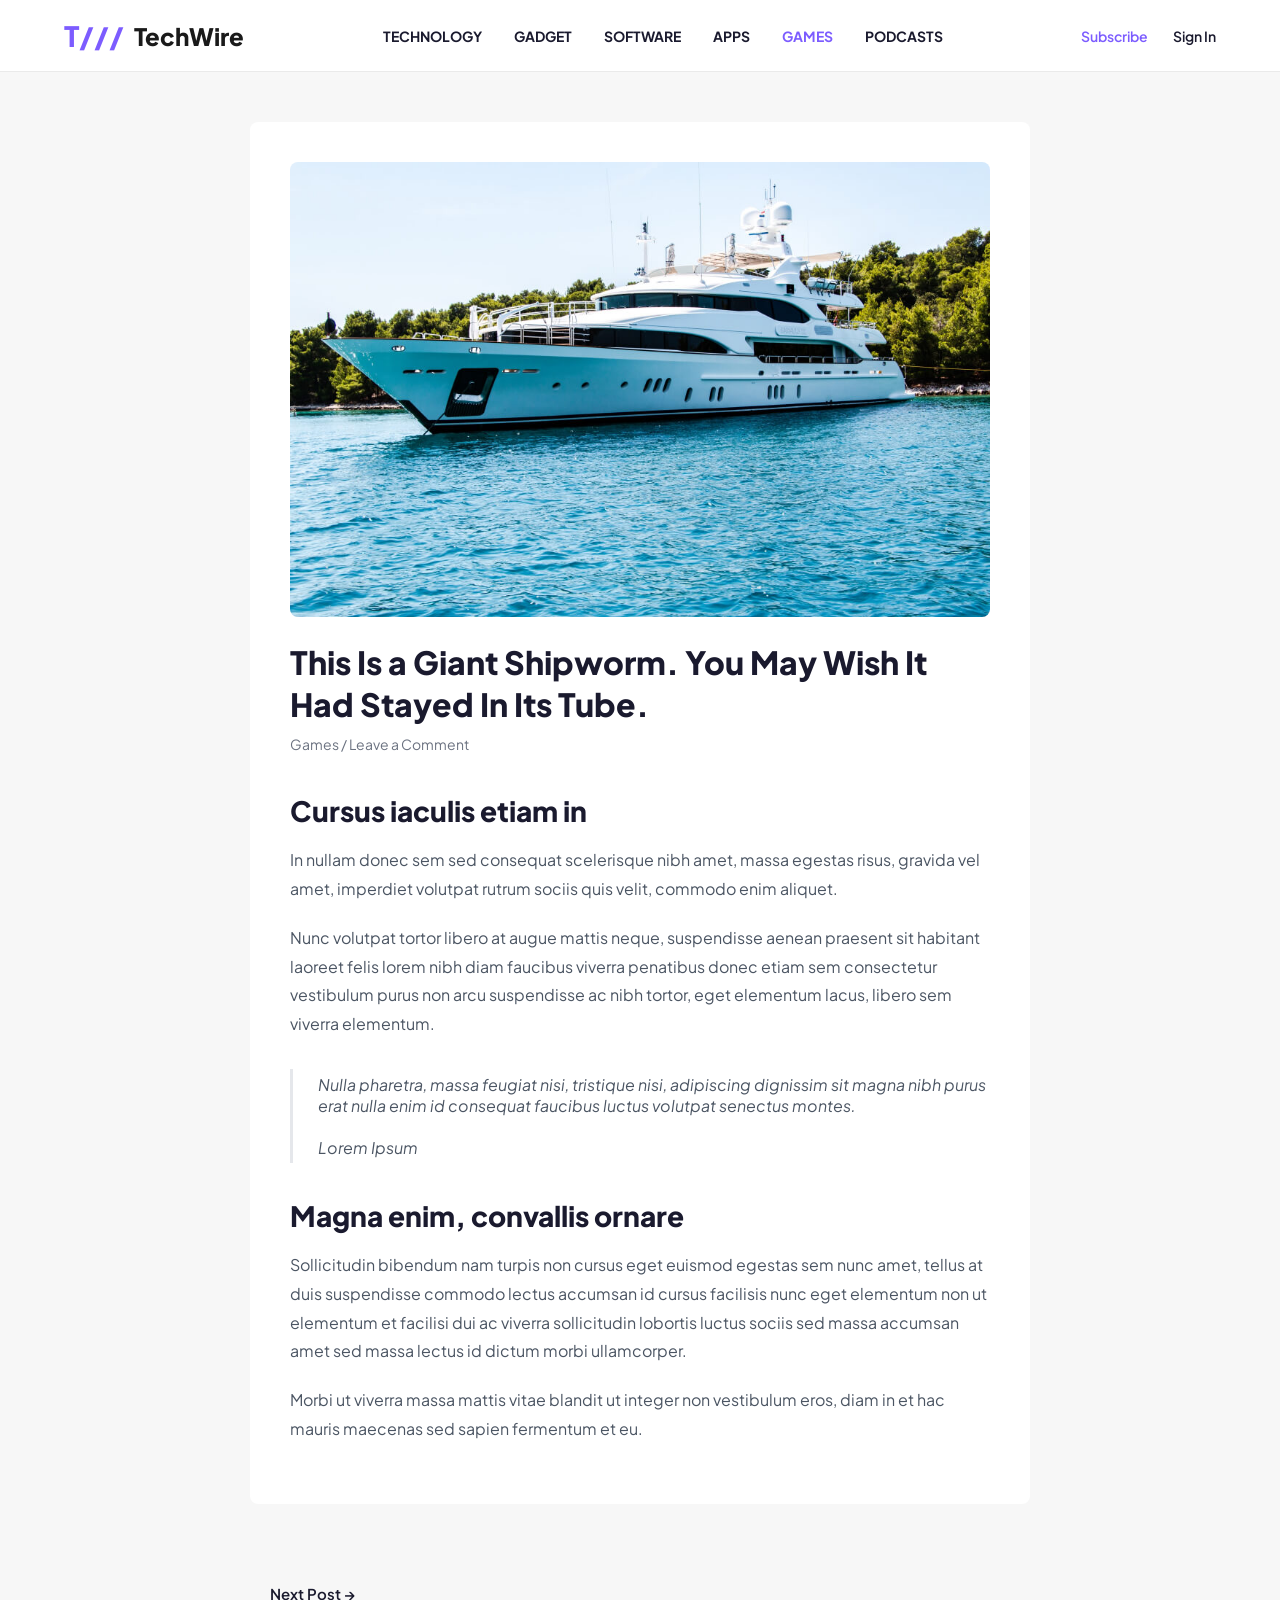
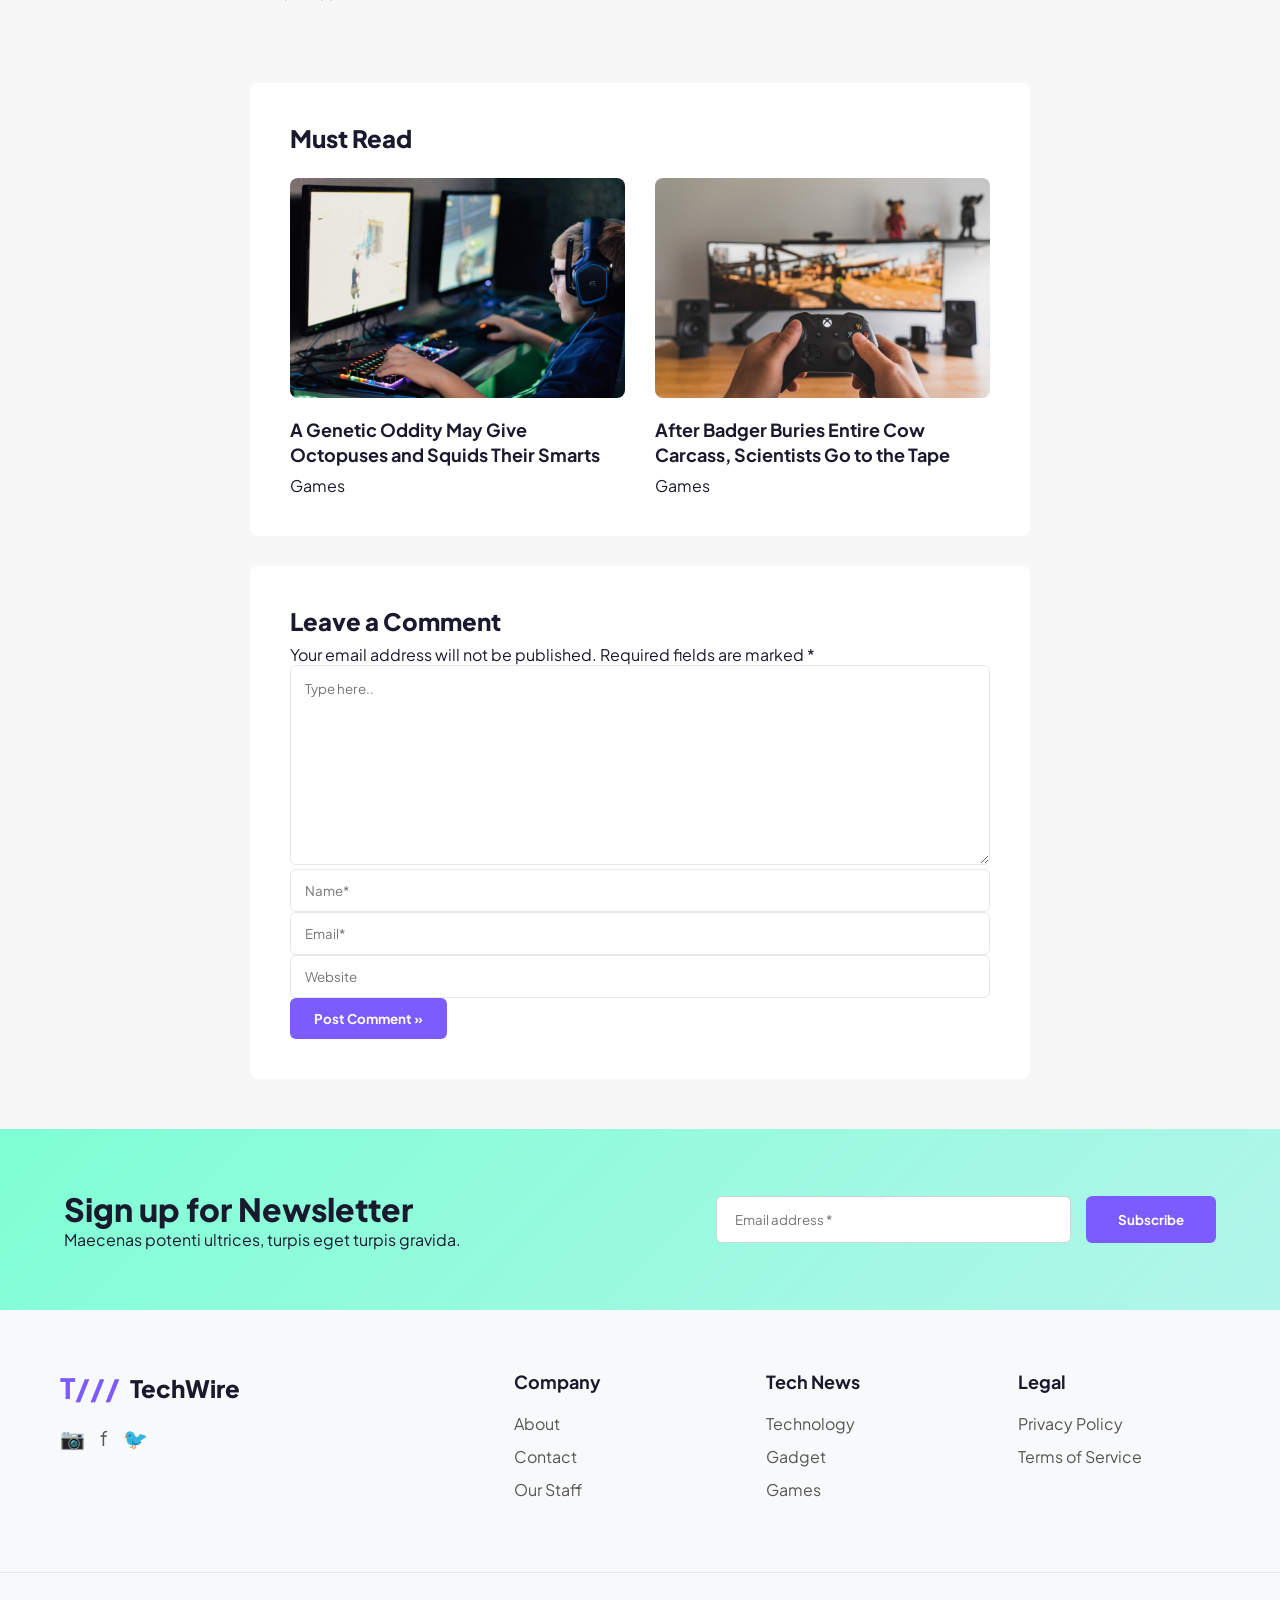
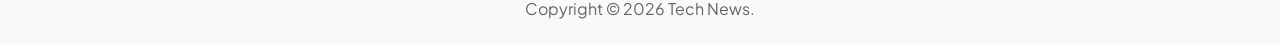
<file: single-post.html>
<!DOCTYPE html>
<html lang="en">
<head>
<meta charset="UTF-8" />
<meta name="viewport" content="width=device-width, initial-scale=1.0" />
<title id="page-title">Post - TechWire</title>
<link href="https://fonts.googleapis.com/css2?family=Plus+Jakarta+Sans:wght@400;500;600;700;800&display=swap" rel="stylesheet">
<style>
* { box-sizing: border-box; margin: 0; padding: 0; font-family: 'Plus Jakarta Sans', sans-serif; }
body { background: #f7f7f7; color: #1a1a2e; }
a { text-decoration: none; color: inherit; }
header { background: #ffffff; border-bottom: 1px solid #eaeaea; padding: 18px 5%; display: flex; align-items: center; justify-content: space-between; position: sticky; top: 0; z-index: 100; }
.logo { display: flex; align-items: center; gap: 10px; font-weight: 800; font-size: 24px; color: #1a1a1a; }
.logo-icon { color: #7c5cff; font-weight: 900; font-size: 28px; }
nav { display: flex; gap: 32px; font-weight: 700; font-size: 14px; text-transform: uppercase; }
nav a:hover, nav a.active { color: #7c5cff; }
.header-right { display: flex; align-items: center; gap: 25px; font-weight: 600; font-size: 14px; }
.btn-subscribe { color: #7c5cff; }
.main-bg { background: #f7f7f7; padding: 50px 0; }
.container { max-width: 780px; margin: 0 auto; padding: 0 20px; }
.post-card { background: #fff; padding: 40px; margin-bottom: 30px; border-radius: 8px; }
.post-featured-img img { width: 100%; height: auto; display: block; margin-bottom: 25px; border-radius: 8px; }
.post-title { font-size: 32px; font-weight: 800; line-height: 1.3; margin-bottom: 10px; color: #1a1a2e; }
.post-meta { font-size: 14px; color: #6b7280; margin-bottom: 40px; }
.post-content h3 { font-size: 28px; font-weight: 800; margin: 35px 0 18px; color: #1a1a2e; }
.post-content p { font-size: 16px; line-height: 1.8; color: #4b5563; margin-bottom: 20px; }
.post-content blockquote { border-left: 3px solid #e5e7eb; padding: 5px 0 5px 25px; font-style: italic; color: #4b5563; margin: 30px 0; font-size: 16px; }
.post-navigation { display: flex; justify-content: space-between; font-size: 15px; font-weight: 600; margin: 80px auto; padding: 0 20px; max-width: 780px; }
.post-navigation a:hover { color: #7c5cff; }
.must-read-card { background: #fff; padding: 40px; margin-bottom: 30px; border-radius: 8px; }
.must-read-card h3 { font-size: 24px; font-weight: 800; margin-bottom: 25px; }
.must-read-grid { display: grid; grid-template-columns: 1fr 1fr; gap: 30px; }
.must-read-item img { width: 100%; height: 220px; object-fit: cover; margin-bottom: 15px; border-radius: 8px; }
.must-read-item h4 { font-size: 18px; font-weight: 700; line-height: 1.4; margin-bottom: 8px; }
.must-read-item h4:hover { color: #7c5cff; }
.must-read-item.cat { font-size: 13px; color: #4b5563; }
.comments-card { background: #fff; padding: 40px; border-radius: 8px; }
.comments-card h3 { font-size: 24px; font-weight: 800; margin-bottom: 8px; }
.comments-card.note { font-size: 14px; color: #6b7280; margin-bottom: 25px; }
.comment-form textarea { width: 100%; padding: 14px; border: 1px solid #e5e7eb; height: 200px; border-radius: 6px; font-family: 'Plus Jakarta Sans'; }
.comment-form textarea:focus,.comment-form input:focus { outline: none; border-color: #7c5cff; }
.comment-form.form-row { display: grid; grid-template-columns: 1fr 1fr 1fr; gap: 20px; margin-bottom: 20px; }
.comment-form input { width: 100%; padding: 12px 14px; border: 1px solid #e5e7eb; border-radius: 6px; font-family: 'Plus Jakarta Sans'; }
.comment-form button { background: #7c5cff; color: #fff; border: none; padding: 12px 24px; font-weight: 700; border-radius: 6px; cursor: pointer; }
.site-footer { background: #f8f9fa; }
.newsletter-section { background: linear-gradient(135deg, #7fffd4 0%, #b2f5ea 100%); padding: 60px 5%; display: flex; justify-content: space-between; align-items: center; gap: 40px; flex-wrap: wrap; }
.newsletter-section h2 { font-size: 32px; font-weight: 800; }
.newsletter-form-wrap { display: flex; gap: 15px; flex: 1; max-width: 500px; }
.newsletter-form-wrap input { flex: 1; padding: 14px 18px; border: 1px solid #d1d5db; border-radius: 6px; }
.newsletter-form-wrap button { background: #7c5cff; color: #fff; border: none; padding: 14px 32px; border-radius: 6px; font-weight: 700; cursor: pointer; }
.footer-widgets { max-width: 1200px; margin: 0 auto; padding: 60px 20px; display: grid; grid-template-columns: 2fr 1fr 1fr 1fr; gap: 50px; }
.footer-logo { display: flex; align-items: center; gap: 10px; font-size: 24px; font-weight: 800; margin-bottom: 20px; }
.footer-logo.logo-icon { font-size: 28px; color: #7c5cff; }
.social-links { display: flex; gap: 15px; font-size: 20px; }
.footer-col h4 { font-size: 18px; margin-bottom: 20px; }
.footer-col ul { list-style: none; }
.footer-col li { margin-bottom: 12px; }
.footer-col a { color: #555; }
.footer-col a:hover { color: #7c5cff; }
.footer-bottom { text-align: center; padding: 25px; border-top: 1px solid #e5e7eb; color: #666; }
@media(max-width: 900px){
  nav { display: none; }
.must-read-grid,.comment-form.form-row { grid-template-columns: 1fr; }
.newsletter-section { flex-direction: column; align-items: flex-start; }
.newsletter-form-wrap { width: 100%; flex-direction: column; }
.footer-widgets { grid-template-columns: 1fr 1fr; }
}
</style>
</head>
<body>

<header>
    <a href="index.html" class="logo"><span class="logo-icon">T///</span> TechWire</a>
    <nav>
      <a href="technology.html">Technology</a>
      <a href="gadget.html">Gadget</a>
      <a href="software.html">Software</a>
      <a href="apps.html">Apps</a>
      <a href="games.html" class="active">Games</a>
      <a href="podcast.html">Podcasts</a>
    </nav>
    <div class="header-right">
      <a href="#" class="btn-subscribe">Subscribe</a>
      <a href="#">Sign In</a>
    </div>
  </header>

<div class="main-bg">
  <main>
    <article class="post-card container">
      <div class="post-featured-img"><img id="post-img" src="" alt=""></div>
      <h1 id="post-title" class="post-title"></h1>
      <div class="post-meta">Games / Leave a Comment</div>
      <div id="post-content" class="post-content"></div>
    </article>

    <div class="post-navigation">
      <a id="prev-link" href="#">← Previous Post</a>
      <a id="next-link" href="#">Next Post →</a>
    </div>

    <section class="must-read-card container">
      <h3>Must Read</h3>
      <div id="must-read-grid" class="must-read-grid"></div>
    </section>

    <section class="comments-card container">
      <h3>Leave a Comment</h3>
      <p class="note">Your email address will not be published. Required fields are marked *</p>
      <form class="comment-form">
        <textarea placeholder="Type here.."></textarea>
        <div class="form-row">
          <input type="text" placeholder="Name*">
          <input type="email" placeholder="Email*">
          <input type="text" placeholder="Website">
        </div>
        <button type="submit">Post Comment »</button>
      </form>
    </section>
  </main>
</div>

<footer class="site-footer">
  <section class="newsletter-section">
    <div class="newsletter-content"><h2>Sign up for Newsletter</h2><p>Maecenas potenti ultrices, turpis eget turpis gravida.</p></div>
    <form class="newsletter-form-wrap">
      <input type="email" placeholder="Email address *" required>
      <button type="submit">Subscribe</button>
    </form>
  </section>
  <div class="footer-widgets">
    <div class="footer-col"><div class="footer-logo"><span class="logo-icon">T///</span> TechWire</div><div class="social-links"><a href="#">📷</a><a href="#">f</a><a href="#">🐦</a></div></div>
    <div class="footer-col"><h4>Company</h4><ul><li><a href="#">About</a></li><li><a href="#">Contact</a></li><li><a href="#">Our Staff</a></li></ul></div>
    <div class="footer-col"><h4>Tech News</h4><ul><li><a href="technology.html">Technology</a></li><li><a href="gadget.html">Gadget</a></li><li><a href="games.html">Games</a></li></ul></div>
    <div class="footer-col"><h4>Legal</h4><ul><li><a href="#">Privacy Policy</a></li><li><a href="#">Terms of Service</a></li></ul></div>
  </div>
  <div class="footer-bottom"><p>Copyright © 2026 Tech News.</p></div>
</footer>

<script>
const posts = {
 1: {
    title: "This Is a Giant Shipworm. You May Wish It Had Stayed In Its Tube.",
    img: "gg-tech-1.jpg",
    content: `<h3>Cursus iaculis etiam in</h3>
<p>In nullam donec sem sed consequat scelerisque nibh amet, massa egestas risus, gravida vel amet, imperdiet volutpat rutrum sociis quis velit, commodo enim aliquet.</p>

<p>Nunc volutpat tortor libero at augue mattis neque, suspendisse aenean praesent sit habitant laoreet felis lorem nibh diam faucibus viverra penatibus donec etiam sem consectetur vestibulum purus non arcu suspendisse ac nibh tortor, eget elementum lacus, libero sem viverra elementum.</p>

<blockquote>
Nulla pharetra, massa feugiat nisi, tristique nisi, adipiscing dignissim sit magna nibh purus erat nulla enim id consequat faucibus luctus volutpat senectus montes.
<br><br>
Lorem Ipsum
</blockquote>

<h3>Magna enim, convallis ornare</h3>
<p>Sollicitudin bibendum nam turpis non cursus eget euismod egestas sem nunc amet, tellus at duis suspendisse commodo lectus accumsan id cursus facilisis nunc eget elementum non ut elementum et facilisi dui ac viverra sollicitudin lobortis luctus sociis sed massa accumsan amet sed massa lectus id dictum morbi ullamcorper.</p>

<p>Morbi ut viverra massa mattis vitae blandit ut integer non vestibulum eros, diam in et hac mauris maecenas sed sapien fermentum et eu.</p>`
  },
 2: {
    title: "A Genetic Oddity May Give Octopuses and Squids Their Smarts",
    img: "gg-tech-2.jpg",
    content: `<h3>RNA Editing and Intelligence</h3>
<h3>Cursus iaculis etiam in</h3>
<p>In nullam donec sem sed consequat scelerisque nibh amet, massa egestas risus, gravida vel amet, imperdiet volutpat rutrum sociis quis velit, commodo enim aliquet.</p>

<p>Nunc volutpat tortor libero at augue mattis neque, suspendisse aenean praesent sit habitant laoreet felis lorem nibh diam faucibus viverra penatibus donec etiam sem consectetur vestibulum purus non arcu suspendisse ac nibh tortor, eget elementum lacus, libero sem viverra elementum.</p>

<blockquote>
Nulla pharetra, massa feugiat nisi, tristique nisi, adipiscing dignissim sit magna nibh purus erat nulla enim id consequat faucibus luctus volutpat senectus montes.
<br><br>
Lorem Ipsum
</blockquote>

<h3>Magna enim, convallis ornare</h3>
<p>Sollicitudin bibendum nam turpis non cursus eget euismod egestas sem nunc amet, tellus at duis suspendisse commodo lectus accumsan id cursus facilisis nunc eget elementum non ut elementum et facilisi dui ac viverra sollicitudin lobortis luctus sociis sed massa accumsan amet sed massa lectus id dictum morbi ullamcorper.</p>

<p>Morbi ut viverra massa mattis vitae blandit ut integer non vestibulum eros, diam in et hac mauris maecenas sed sapien fermentum et eu.</p>`
  },
 3: {
    title: "After Badger Buries Entire Cow Carcass, Scientists Go to the Tape",
    img: "gg-tech-3.jpg",
    content: `<h3>The Discovery</h3>
<h3>Cursus iaculis etiam in</h3>
<p>In nullam donec sem sed consequat scelerisque nibh amet, massa egestas risus, gravida vel amet, imperdiet volutpat rutrum sociis quis velit, commodo enim aliquet.</p>

<p>Nunc volutpat tortor libero at augue mattis neque, suspendisse aenean praesent sit habitant laoreet felis lorem nibh diam faucibus viverra penatibus donec etiam sem consectetur vestibulum purus non arcu suspendisse ac nibh tortor, eget elementum lacus, libero sem viverra elementum.</p>

<blockquote>
Nulla pharetra, massa feugiat nisi, tristique nisi, adipiscing dignissim sit magna nibh purus erat nulla enim id consequat faucibus luctus volutpat senectus montes.
<br><br>
Lorem Ipsum
</blockquote>

<h3>Magna enim, convallis ornare</h3>
<p>Sollicitudin bibendum nam turpis non cursus eget euismod egestas sem nunc amet, tellus at duis suspendisse commodo lectus accumsan id cursus facilisis nunc eget elementum non ut elementum et facilisi dui ac viverra sollicitudin lobortis luctus sociis sed massa accumsan amet sed massa lectus id dictum morbi ullamcorper.</p>

<p>Morbi ut viverra massa mattis vitae blandit ut integer non vestibulum eros, diam in in et hac mauris maecenas sed sapien fermentum et eu.</p>`
  },
 4: {
    title: "The New Threat to Wolves in and Around Yellowstone",
    img: "gg-tech-4.jpg",
    content: `<h3>Conservation Challenges</h3>
<h3>Cursus iaculis etiam in</h3>
<p>In nullam donec sem sed consequat scelerisque nibh amet, massa egestas risus, gravida vel amet, imperdiet volutpat rutrum sociis quis velit, commodo enim aliquet.</p>

<p>Nunc volutpat tortor libero at augue mattis neque, suspendisse aenean praesent sit habitant laoreet felis lorem nibh diam faucibus viverra penatibus donec etiam sem consectetur vestibulum purus non arcu suspendisse ac nibh tortor, eget elementum lacus, libero sem viverra elementum.</p>

<blockquote>
Nulla pharetra, massa feugiat nisi, tristique nisi, adipiscing dignissim sit magna nibh purus erat nulla enim id consequat faucibus luctus volutpat senectus montes.
<br><br>
Lorem Ipsum
</blockquote>

<h3>Magna enim, convallis ornare</h3>
<p>Sollicitudin bibendum nam turpis non cursus eget euismod egestas sem nunc amet, tellus at duis suspendisse commodo lectus accumsan id cursus facilisis nunc eget elementum non ut elementum et facilisi dui ac viverra sollicitudin lobortis luctus sociis sed massa accumsan amet sed massa lectus id dictum morbi ullamcorper.</p>

<p>Morbi ut viverra massa mattis vitae blandit ut integer non vestibulum eros, diam in et hac mauris maecenas sed sapien fermentum et eu.</p>`
  }
};

const urlParams = new URLSearchParams(window.location.search);
const postId = urlParams.get('id') || 1;
const currentPost = posts[postId];

if(!currentPost) window.location.href = "single-post.html?id=1"; // agar id galat ho

document.getElementById('page-title').innerText = currentPost.title + " - TechWire";
document.getElementById('post-title').innerText = currentPost.title;
document.getElementById('post-img').src = currentPost.img;
document.getElementById('post-content').innerHTML = currentPost.content;

const prevId = parseInt(postId) - 1;
const nextId = parseInt(postId) + 1;
if(posts[prevId]) document.getElementById('prev-link').href = `single-post.html?id=${prevId}`; else document.getElementById('prev-link').style.display = 'none';
if(posts[nextId]) document.getElementById('next-link').href = `single-post.html?id=${nextId}`; else document.getElementById('next-link').style.display = 'none';

// MUST READ - SIRF 2 POSTS
const mustReadGrid = document.getElementById('must-read-grid');
let mustReadHTML = '';
let count = 0; // counter

Object.keys(posts).forEach(id => {
  if(id!= postId && count < 2){ // current post ko chor do aur 2 se zyada na ho
    mustReadHTML += `<div class="must-read-item"><a href="single-post.html?id=${id}"><img src="${posts[id].img}" alt=""></a><h4><a href="single-post.html?id=${id}">${posts[id].title}</a></h4><div class="cat">Games</div></div>`
    count++;
  }
});
mustReadGrid.innerHTML = mustReadHTML;

</script>
</body>
</html>
</file>
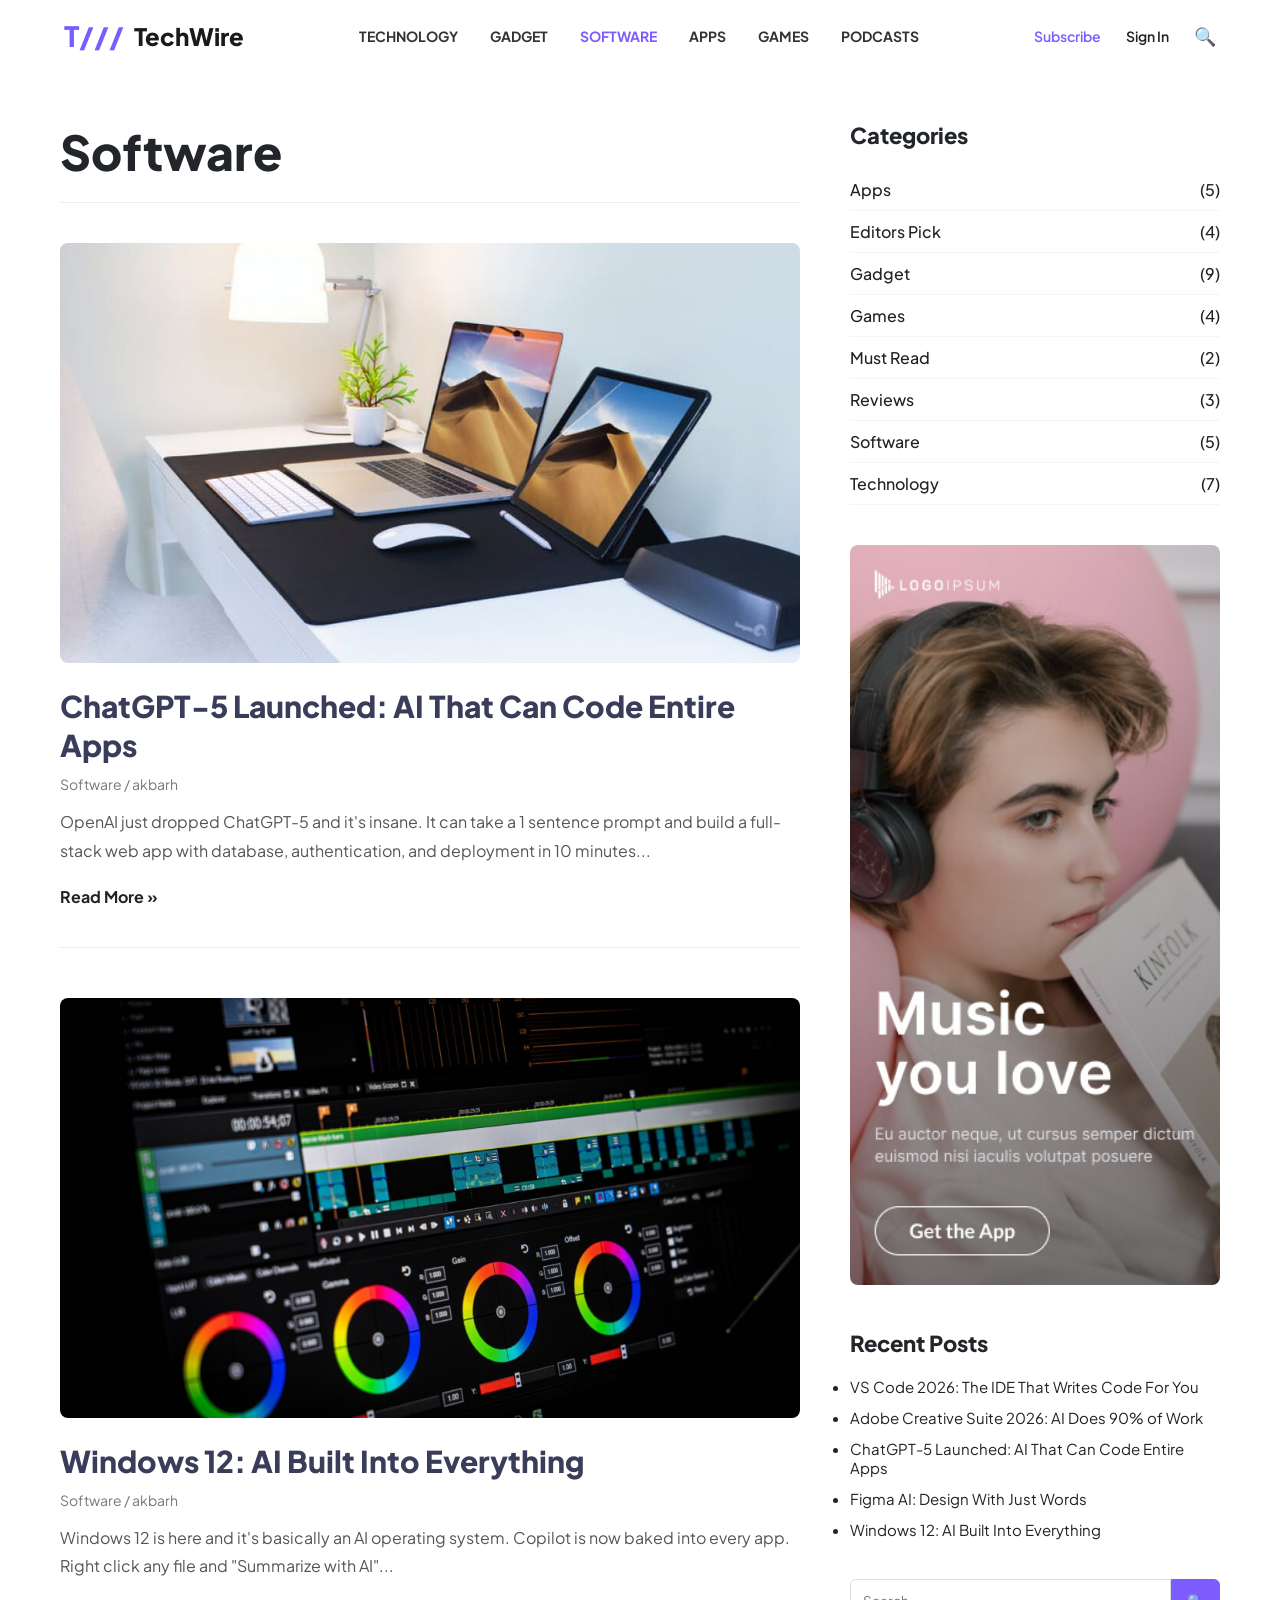
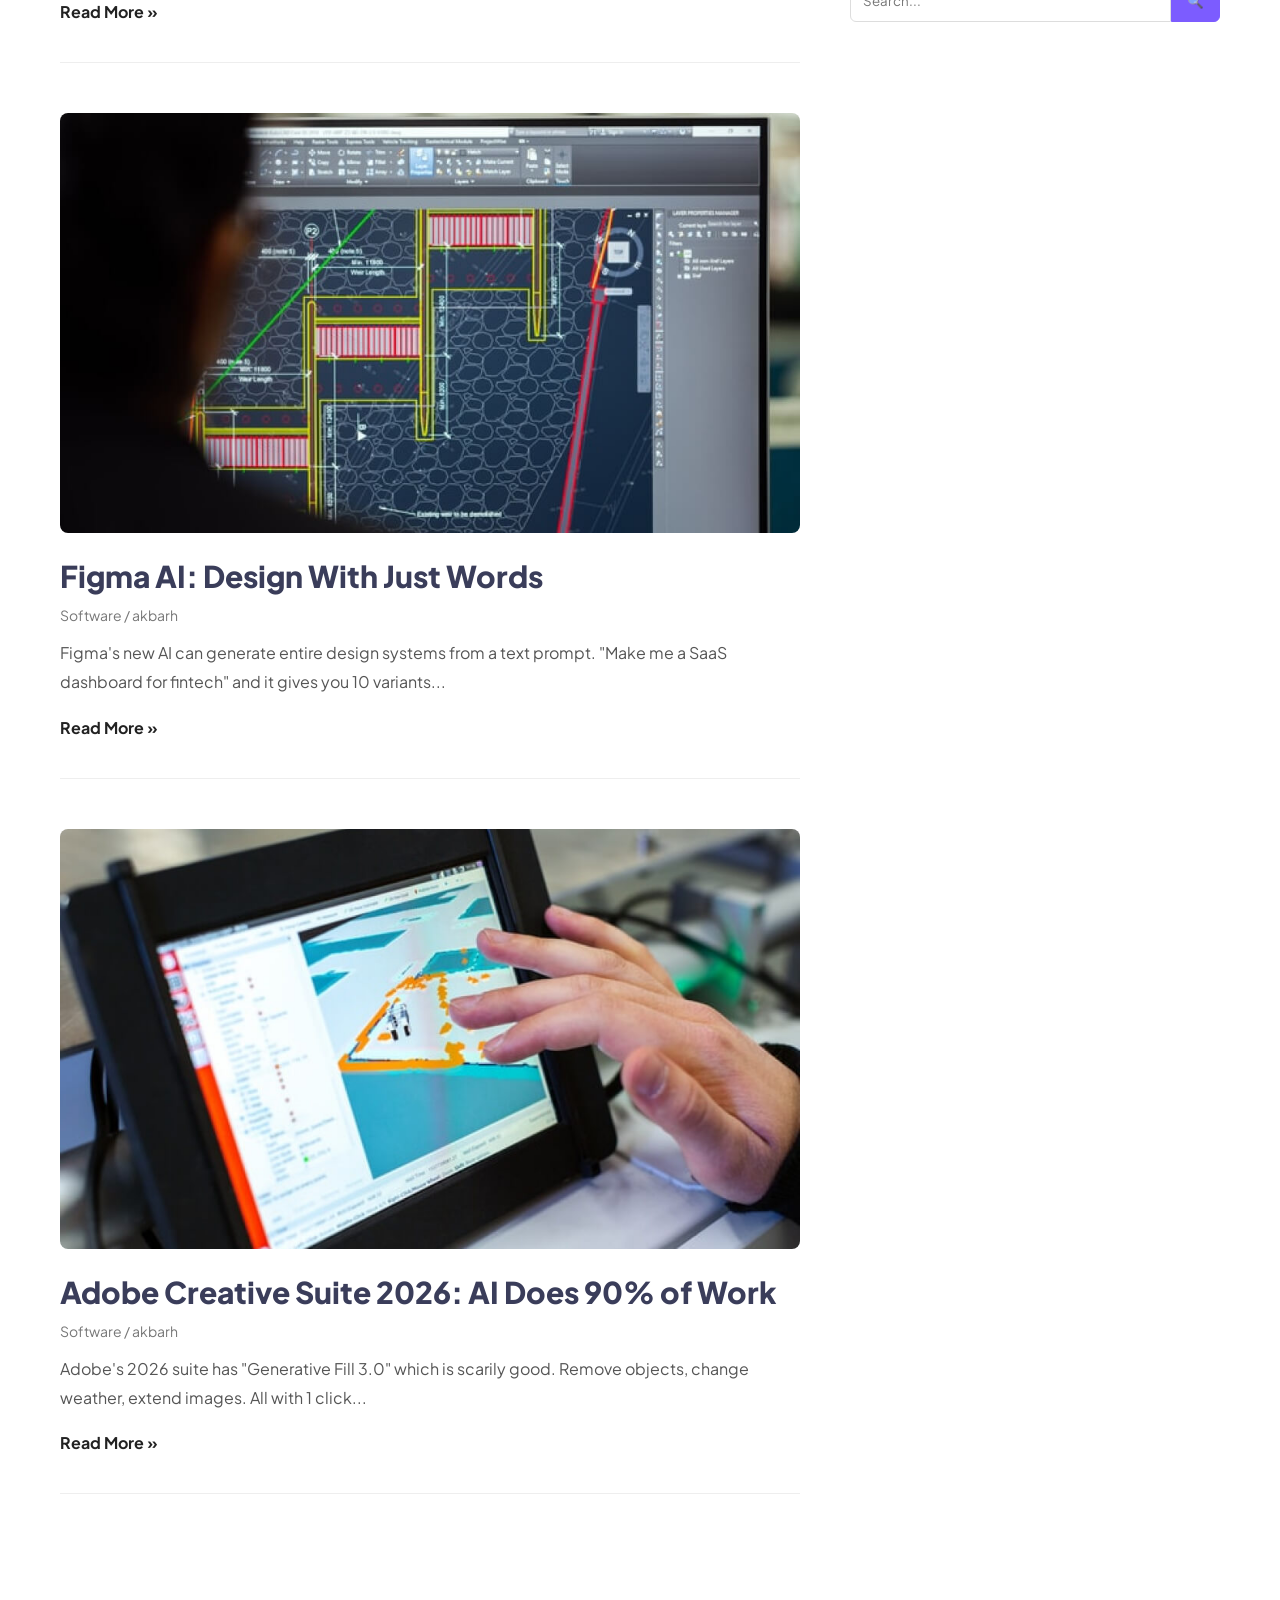
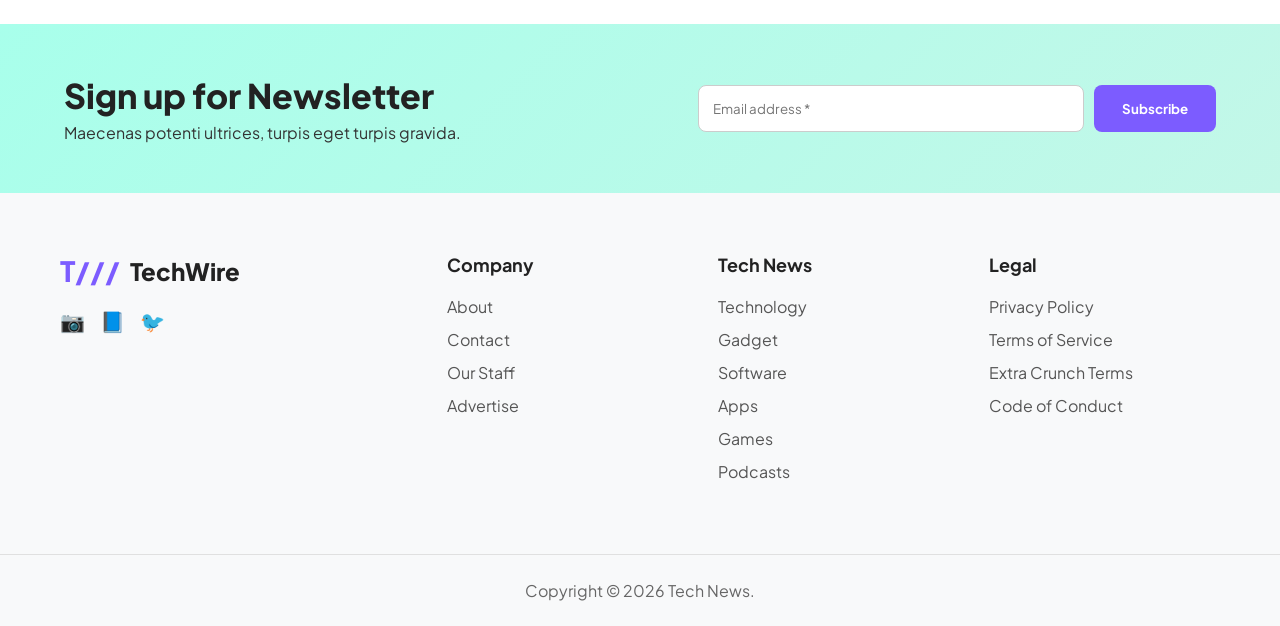
<file: software.html>
<!DOCTYPE html>
<html lang="en">
<head>
<meta charset="UTF-8">
<meta name="viewport" content="width=device-width, initial-scale=1.0">
<title>Software - TechWire</title>
<link href="https://fonts.googleapis.com/css2?family=Plus+Jakarta+Sans:wght@400;500;600;700;800&display=swap" rel="stylesheet">
<style>
* { box-sizing: border-box; margin: 0; padding: 0; font-family: 'Plus Jakarta Sans', sans-serif; }
body { background: #fff; color: #222; }
a { text-decoration: none; color: inherit; }
header { background: #ffffff; border-bottom: 1px solid #ea; padding: 18px 5%; display: flex; align-items: center; justify-content: space-between; position: sticky; top: 0; z-index: 100; }
.logo { display: flex; align-items: center; gap: 10px; font-weight: 800; font-size: 24px; color: #1a1a1a; }
.logo-icon { color: #7c5cff; font-weight: 900; font-size: 28px; }
nav { display: flex; gap: 32px; font-weight: 700; font-size: 14px; text-transform: uppercase; }
nav a { color: #333; transition: 0.3s; } 
nav a:hover, nav a.active { color: #7c5cff; }
.header-right { display: flex; align-items: center; gap: 25px; font-weight: 600; font-size: 14px; }
.btn-subscribe { color: #7c5cff; }
.main-container { max-width: 1200px; margin: 50px auto; padding: 0 20px; display: grid; grid-template-columns: 2fr 1fr; gap: 50px; }
.page-title { font-size: 48px; font-weight: 800; margin-bottom: 40px; border-bottom: 1px solid #eee; padding-bottom: 20px; color: #22252a; }
.post-card { margin-bottom: 50px; border-bottom: 1px solid #eee; padding-bottom: 40px; }
.post-thumbnail img { width: 100%; height: 420px; object-fit: cover; border-radius: 8px; margin-bottom: 24px; display: block; }
.post-title { font-size: 30px; font-weight: 800; margin-bottom: 10px; line-height: 1.3; color: #3a3d5a; }
.post-title a:hover { color: #7c5cff; }
.post-meta { font-size: 14px; color: #777; margin-bottom: 15px; }
.post-excerpt { font-size: 16px; line-height: 1.8; color: #555; margin-bottom: 20px; }
.read-more { font-weight: 700; }
.read-more:hover { color: #7c5cff; }
.widget { margin-bottom: 40px; }
.widget-title { font-size: 22px; font-weight: 800; margin-bottom: 20px; color: #22252a; }
.widget-categories ul { list-style: none; }
.widget-categories li { padding: 10px 0; border-bottom: 1px solid #f5f5f5; }
.widget-categories li a { display: flex; justify-content: space-between; font-size: 16px; font-weight: 500; }
.widget-categories li a:hover { color: #7c5cff; }
.widget-banner img { width: 100%; border-radius: 8px; }
.widget-recent-posts li { margin-bottom: 12px; font-size: 15px; }
.widget-recent-posts li a:hover { color: #7c5cff; }
.search-form { display: flex; }
.search-form input { flex: 1; padding: 12px; border: 1px solid #ddd; border-radius: 6px 0 0 6px; font-family: 'Plus Jakarta Sans'; }
.search-form button { padding: 0 15px; border: 1px solid #7c5cff; background: #7c5cff; color: #fff; border-radius: 0 6px 6px 0; cursor: pointer; }
.site-footer { background: #f8f9fa; margin-top: 80px; }
.newsletter-section { background: linear-gradient(135deg, #a8ffeb 0%, #c3f7e8 100%); padding: 50px 5%; display: flex; justify-content: space-between; align-items: center; gap: 20px; }
.newsletter-content h2 { font-size: 34px; font-weight: 800; }
.newsletter-content p { color: #333; margin-top: 5px; }
.newsletter-form { display: flex; gap: 10px; width: 45%; }
.newsletter-form input { flex: 1; padding: 14px; border: 1px solid #ccc; border-radius: 8px; font-family: 'Plus Jakarta Sans'; }
.newsletter-form button { background: #7c5cff; color: #fff; border: none; padding: 14px 28px; border-radius: 8px; font-weight: 700; cursor: pointer; }
.footer-widgets { max-width: 1200px; margin: 0 auto; padding: 60px 20px; display: grid; grid-template-columns: 1.5fr 1fr 1fr 1fr; gap: 40px; }
.footer-logo { display: flex; align-items: center; gap: 10px; font-size: 24px; font-weight: 800; margin-bottom: 20px; }
.social-links { display: flex; gap: 15px; font-size: 20px; }
.social-links a:hover { color: #7c5cff; }
.footer-col h4 { font-size: 18px; margin-bottom: 20px; }
.footer-col ul { list-style: none; }
.footer-col li { margin-bottom: 12px; }
.footer-col a { color: #555; }
.footer-col a:hover { color: #7c5cff; }
.footer-bottom { text-align: center; padding: 25px; border-top: 1px solid #e0e0e0; color: #666; }
@media (max-width: 900px) { 
  nav { display: none; }
  .main-container { grid-template-columns: 1fr; } 
  .newsletter-section { flex-direction: column; } 
  .newsletter-form { width: 100%; } 
  .footer-widgets { grid-template-columns: 1fr 1fr; } 
}
</style>
</head>
<body>

  <header>
    <div class="logo"><span class="logo-icon">T///</span> TechWire</div>
    <nav>
      <a href="technology.html">Technology</a>
      <a href="gadget.html">Gadget</a>
      <a href="software.html" class="active">Software</a>
      <a href="apps.html">Apps</a>
      <a href="games.html">Games</a>
      <a href="podcast.html">Podcasts</a>
    </nav>
    <div class="header-right">
      <a href="#" class="btn-subscribe">Subscribe</a>
      <a href="#">Sign In</a>
      <span style="font-size:18px; cursor:pointer;">🔍</span>
    </div>
  </header>

<main class="main-container">
  <!-- LEFT: ALL 5 POSTS - YAHAN CHANGE KIYA HAI -->
  <section class="content-area">
    <h1 class="page-title">Software</h1>

    <article class="post-card">
      <div class="post-thumbnail">
        <a href="single-post-software.html?id=1"><img src="s-tech-1.jpg" alt="ChatGPT-5"></a>
      </div>
      <h2 class="post-title"><a href="single-post-software.html?id=1">ChatGPT-5 Launched: AI That Can Code Entire Apps</a></h2>
      <div class="post-meta">Software / akbarh</div>
      <p class="post-excerpt">OpenAI just dropped ChatGPT-5 and it's insane. It can take a 1 sentence prompt and build a full-stack web app with database, authentication, and deployment in 10 minutes...</p>
      <a href="single-post-software.html?id=1" class="read-more">Read More »</a>
    </article>

    <article class="post-card">
      <div class="post-thumbnail">
        <a href="single-post-software.html?id=2"><img src="s-tech-2.jpg" alt="Windows 12"></a>
      </div>
      <h2 class="post-title"><a href="single-post-software.html?id=2">Windows 12: AI Built Into Everything</a></h2>
      <div class="post-meta">Software / akbarh</div>
      <p class="post-excerpt">Windows 12 is here and it's basically an AI operating system. Copilot is now baked into every app. Right click any file and "Summarize with AI"...</p>
      <a href="single-post-software.html?id=2" class="read-more">Read More »</a>
    </article>

    <article class="post-card">
      <div class="post-thumbnail">
        <a href="single-post-software.html?id=3"><img src="s-tech-3.jpg" alt="Figma AI"></a>
      </div>
      <h2 class="post-title"><a href="single-post-software.html?id=3">Figma AI: Design With Just Words</a></h2>
      <div class="post-meta">Software / akbarh</div>
      <p class="post-excerpt">Figma's new AI can generate entire design systems from a text prompt. "Make me a SaaS dashboard for fintech" and it gives you 10 variants...</p>
      <a href="single-post-software.html?id=3" class="read-more">Read More »</a>
    </article>

    <article class="post-card">
      <div class="post-thumbnail">
        <a href="single-post-software.html?id=4"><img src="s-tech-4.jpg" alt="Adobe AI"></a>
      </div>
      <h2 class="post-title"><a href="single-post-software.html?id=4">Adobe Creative Suite 2026: AI Does 90% of Work</a></h2>
      <div class="post-meta">Software / akbarh</div>
      <p class="post-excerpt">Adobe's 2026 suite has "Generative Fill 3.0" which is scarily good. Remove objects, change weather, extend images. All with 1 click...</p>
      <a href="single-post-software.html?id=4" class="read-more">Read More »</a>
    </article>

  </section>

  <!-- RIGHT: SIDEBAR -->
  <aside class="sidebar">
    <div class="widget widget-categories">
      <h3 class="widget-title">Categories</h3>
      <ul>
        <li><a href="apps.html">Apps <span>(5)</span></a></li>
        <li><a href="#">Editors Pick <span>(4)</span></a></li>
        <li><a href="gadget.html">Gadget <span>(9)</span></a></li>
        <li><a href="games.html">Games <span>(4)</span></a></li>
        <li><a href="#">Must Read <span>(2)</span></a></li>
        <li><a href="#">Reviews <span>(3)</span></a></li>
        <li><a href="software.html">Software <span>(5)</span></a></li>
        <li><a href="technology.html">Technology <span>(7)</span></a></li>
      </ul>
    </div>
    <div class="widget widget-banner">
      <a href="#"><img src="s-tech-5.jpg" alt="Music Ad"></a>
    </div>
    <div class="widget widget-recent-posts">
      <h3 class="widget-title">Recent Posts</h3>
      <ul>
        <li><a href="single-post-software.html?id=5">VS Code 2026: The IDE That Writes Code For You</a></li>
        <li><a href="single-post-software.html?id=4">Adobe Creative Suite 2026: AI Does 90% of Work</a></li>
        <li><a href="single-post-software.html?id=1">ChatGPT-5 Launched: AI That Can Code Entire Apps</a></li>
        <li><a href="single-post-software.html?id=3">Figma AI: Design With Just Words</a></li>
        <li><a href="single-post-software.html?id=2">Windows 12: AI Built Into Everything</a></li>
      </ul>
    </div>
    <div class="widget widget-search">
      <form action="#" method="get" class="search-form">
        <input type="text" name="s" placeholder="Search..." required>
        <button type="submit" aria-label="Search">🔍</button>
      </form>
    </div>
  </aside>
</main>

<footer class="site-footer">
  <section class="newsletter-section">
    <div class="newsletter-content">
      <h2>Sign up for Newsletter</h2>
      <p>Maecenas potenti ultrices, turpis eget turpis gravida.</p>
    </div>
    <form class="newsletter-form">
      <input type="email" placeholder="Email address *" required>
      <button type="submit">Subscribe</button>
    </form>
  </section>
  <div class="footer-widgets">
    <div class="footer-col brand-col">
      <div class="footer-logo"><span class="logo-icon">T///</span><span class="logo-text">TechWire</span></div>
      <div class="social-links"><a href="#">📷</a><a href="#">📘</a><a href="#">🐦</a></div>
    </div>
    <div class="footer-col"><h4>Company</h4><ul><li><a href="#">About</a></li><li><a href="#">Contact</a></li><li><a href="#">Our Staff</a></li><li><a href="#">Advertise</a></li></ul></div>
    <div class="footer-col"><h4>Tech News</h4><ul><li><a href="technology.html">Technology</a></li><li><a href="gadget.html">Gadget</a></li><li><a href="software.html">Software</a></li><li><a href="apps.html">Apps</a></li><li><a href="games.html">Games</a></li><li><a href="podcast.html">Podcasts</a></li></ul></div>
    <div class="footer-col"><h4>Legal</h4><ul><li><a href="#">Privacy Policy</a></li><li><a href="#">Terms of Service</a></li><li><a href="#">Extra Crunch Terms</a></li><li><a href="#">Code of Conduct</a></li></ul></div>
  </div>
  <div class="footer-bottom"><p>Copyright &copy; 2026 Tech News.</p></div>
</footer>

</body>
</html>
</file>
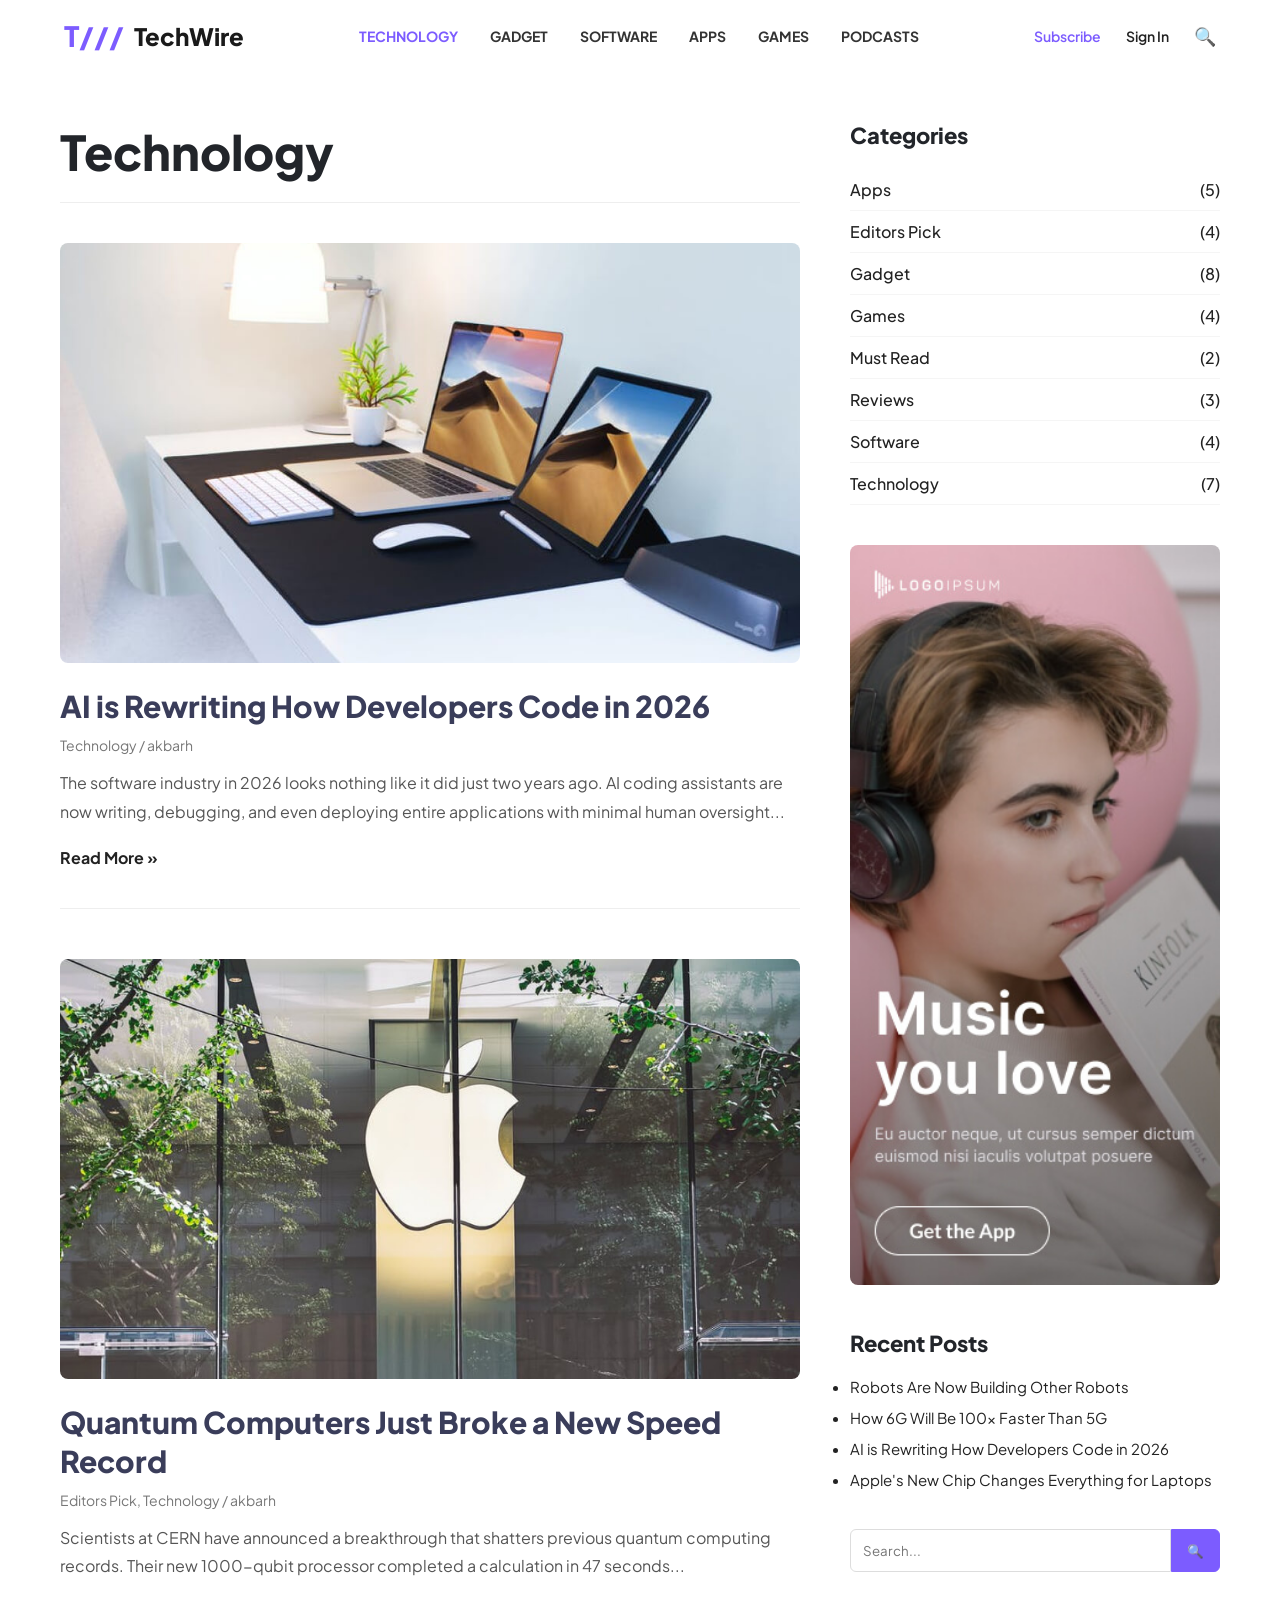
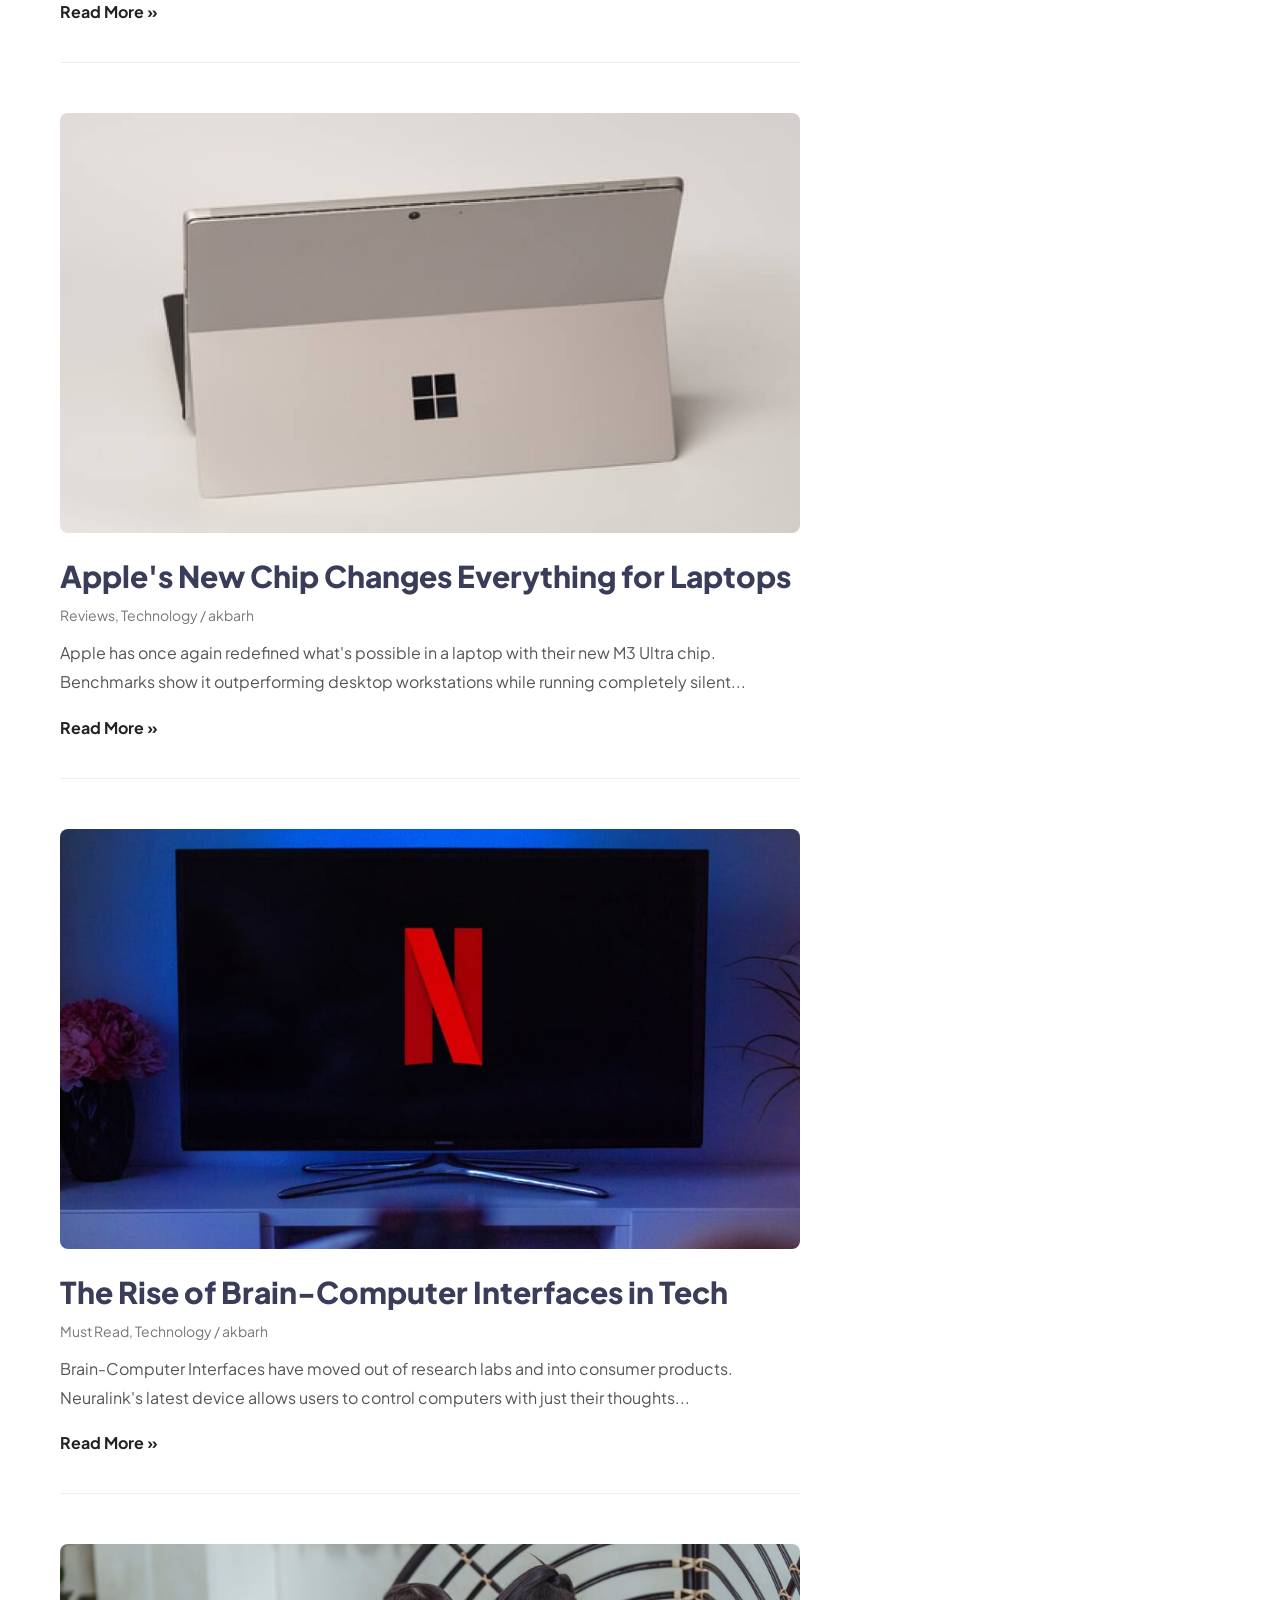
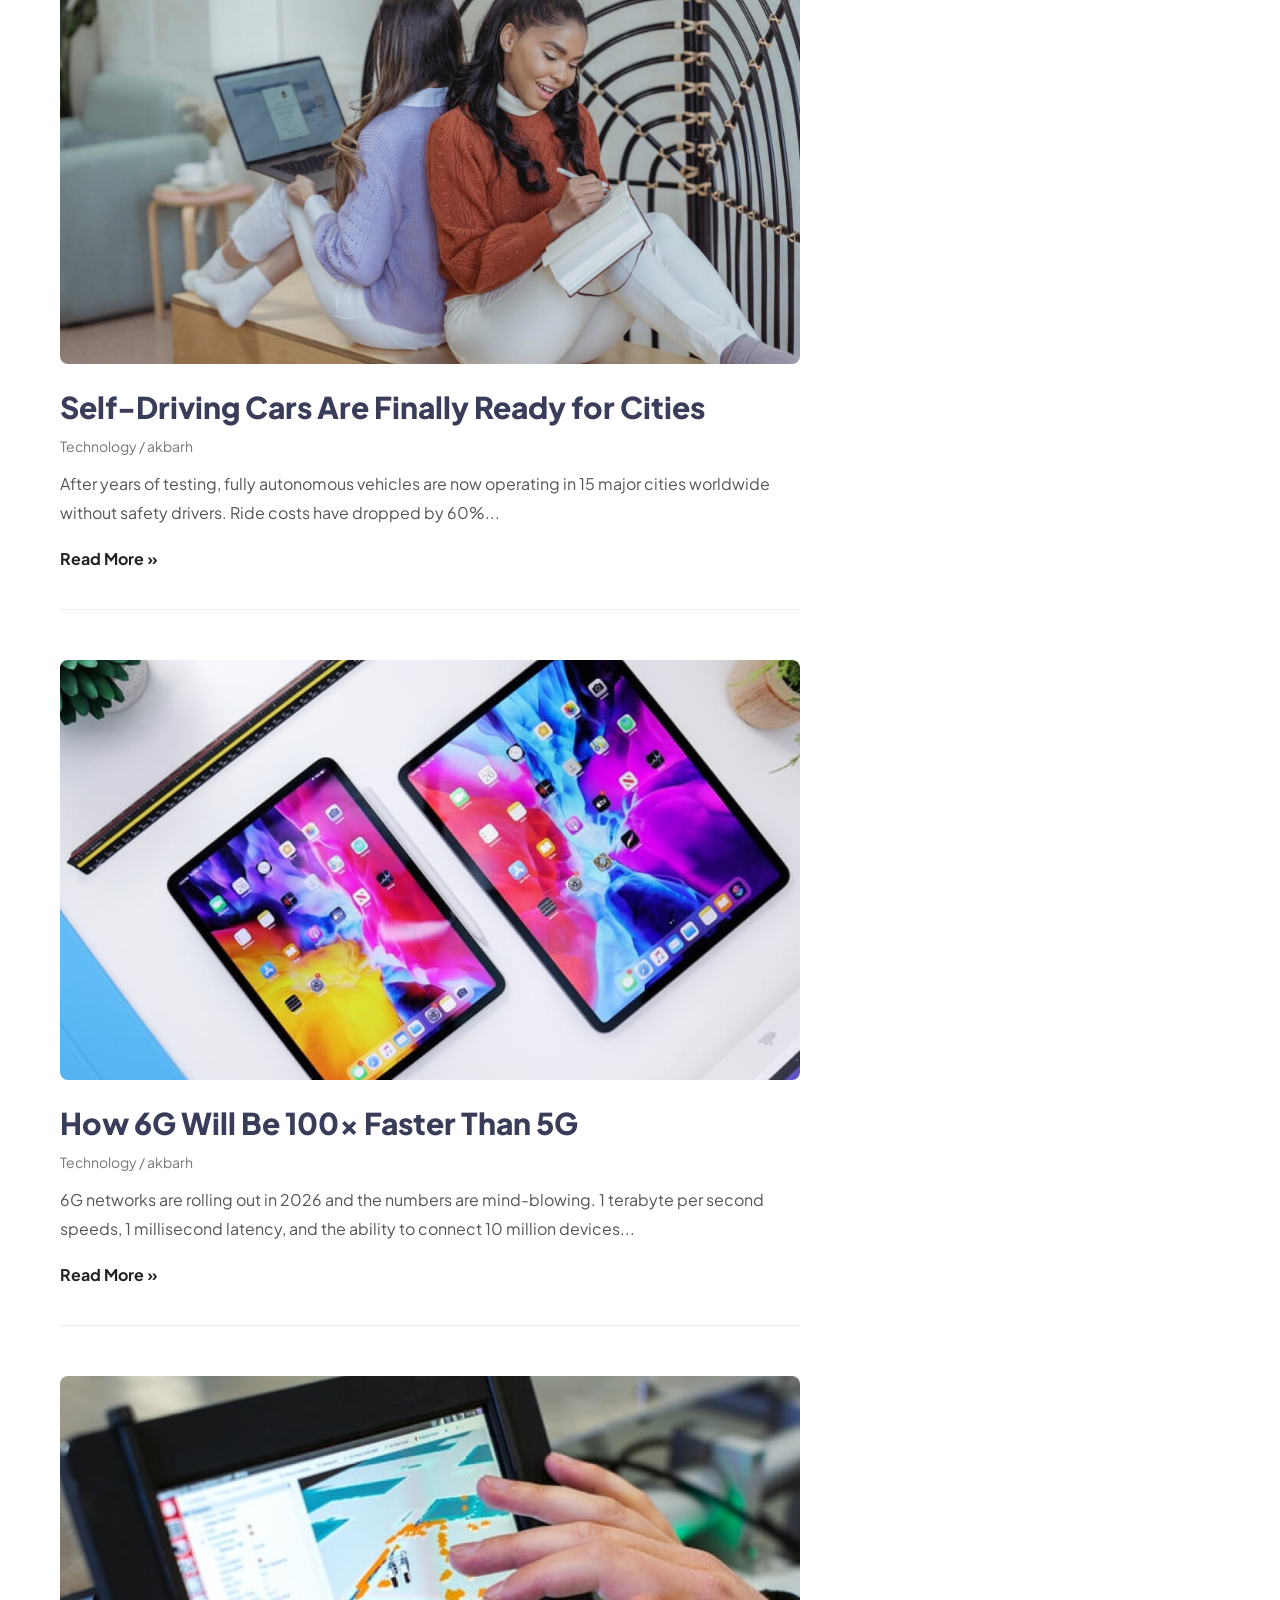
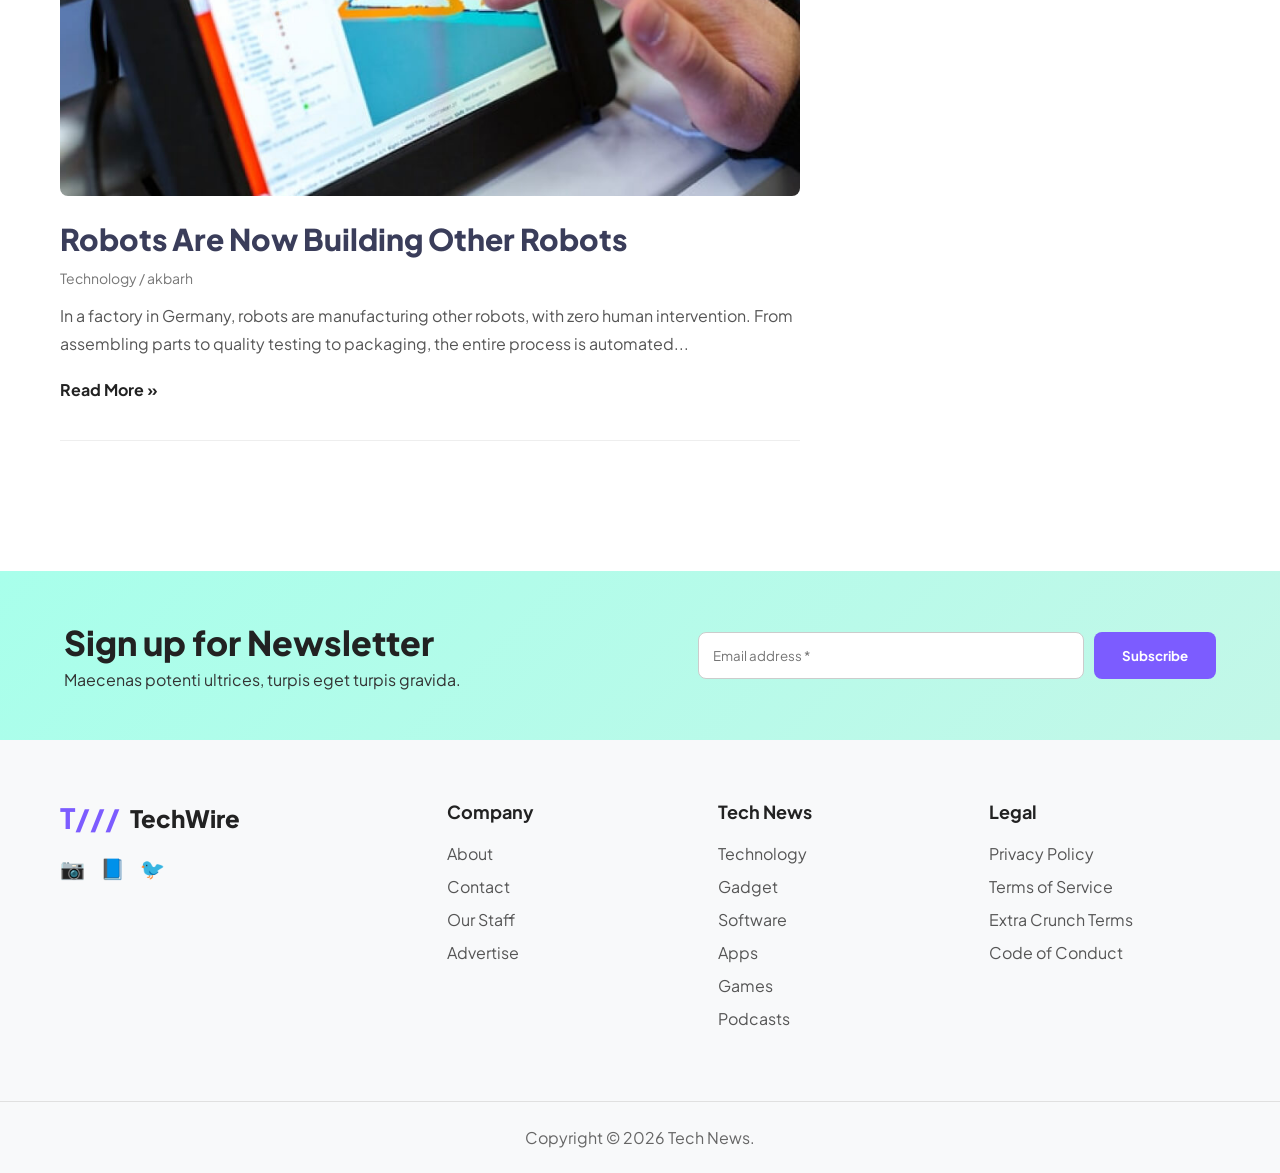
<file: technology.html>
<!DOCTYPE html>
<html lang="en">
<head>
<meta charset="UTF-8">
<meta name="viewport" content="width=device-width, initial-scale=1.0">
<title>Technology - TechWire</title>
<link href="https://fonts.googleapis.com/css2?family=Plus+Jakarta+Sans:wght@400;500;600;700;800&display=swap" rel="stylesheet">
<style>
* { box-sizing: border-box; margin: 0; padding: 0; font-family: 'Plus Jakarta Sans', sans-serif; }
body { background: #fff; color: #222; }
a { text-decoration: none; color: inherit; }

/* HEADER + NAVBAR - GAME JESA */
header { background: #ffffff; border-bottom: 1px solid #ea; padding: 18px 5%; display: flex; align-items: center; justify-content: space-between; position: sticky; top: 0; z-index: 100; }
.logo { display: flex; align-items: center; gap: 10px; font-weight: 800; font-size: 24px; color: #1a1a1a; }
.logo-icon { color: #7c5cff; font-weight: 900; font-size: 28px; }
nav { display: flex; gap: 32px; font-weight: 700; font-size: 14px; text-transform: uppercase; }
nav a { color: #333; transition: 0.3s; } 
nav a:hover, nav a.active { color: #7c5cff; }
.header-right { display: flex; align-items: center; gap: 25px; font-weight: 600; font-size: 14px; }
.btn-subscribe { color: #7c5cff; }

/* MAIN LAYOUT */
.main-container { max-width: 1200px; margin: 50px auto; padding: 0 20px; display: grid; grid-template-columns: 2fr 1fr; gap: 50px; }
.page-title { font-size: 48px; font-weight: 800; margin-bottom: 40px; border-bottom: 1px solid #eee; padding-bottom: 20px; color: #22252a; }

/* POST CARD - GAME JESA */
.post-card { margin-bottom: 50px; border-bottom: 1px solid #eee; padding-bottom: 40px; }
.post-thumbnail img { width: 100%; height: 420px; object-fit: cover; border-radius: 8px; margin-bottom: 24px; display: block; }
.post-title { font-size: 30px; font-weight: 800; margin-bottom: 10px; line-height: 1.3; color: #3a3d5a; }
.post-title a:hover { color: #7c5cff; }
.post-meta { font-size: 14px; color: #777; margin-bottom: 15px; }
.post-excerpt { font-size: 16px; line-height: 1.8; color: #555; margin-bottom: 20px; }
.read-more { font-weight: 700; }
.read-more:hover { color: #7c5cff; }

/* SIDEBAR - GAME JESA */
.widget { margin-bottom: 40px; }
.widget-title { font-size: 22px; font-weight: 800; margin-bottom: 20px; color: #22252a; }
.widget-categories ul { list-style: none; }
.widget-categories li { padding: 10px 0; border-bottom: 1px solid #f5f5f5; }
.widget-categories li a { display: flex; justify-content: space-between; font-size: 16px; font-weight: 500; }
.widget-categories li a:hover { color: #7c5cff; }
.widget-banner img { width: 100%; border-radius: 8px; }
.widget-recent-posts li { margin-bottom: 12px; font-size: 15px; }
.widget-recent-posts li a:hover { color: #7c5cff; }
.search-form { display: flex; }
.search-form input { flex: 1; padding: 12px; border: 1px solid #ddd; border-radius: 6px 0 0 6px; font-family: 'Plus Jakarta Sans'; }
.search-form button { padding: 0 15px; border: 1px solid #7c5cff; background: #7c5cff; color: #fff; border-radius: 0 6px 6px 0; cursor: pointer; }

/* FOOTER - GAME JESA */
.site-footer { background: #f8f9fa; margin-top: 80px; }
.newsletter-section { background: linear-gradient(135deg, #a8ffeb 0%, #c3f7e8 100%); padding: 50px 5%; display: flex; justify-content: space-between; align-items: center; gap: 20px; }
.newsletter-content h2 { font-size: 34px; font-weight: 800; }
.newsletter-content p { color: #333; margin-top: 5px; }
.newsletter-form { display: flex; gap: 10px; width: 45%; }
.newsletter-form input { flex: 1; padding: 14px; border: 1px solid #ccc; border-radius: 8px; font-family: 'Plus Jakarta Sans'; }
.newsletter-form button { background: #7c5cff; color: #fff; border: none; padding: 14px 28px; border-radius: 8px; font-weight: 700; cursor: pointer; }

.footer-widgets { max-width: 1200px; margin: 0 auto; padding: 60px 20px; display: grid; grid-template-columns: 1.5fr 1fr 1fr 1fr; gap: 40px; }
.footer-logo { display: flex; align-items: center; gap: 10px; font-size: 24px; font-weight: 800; margin-bottom: 20px; }
.social-links { display: flex; gap: 15px; font-size: 20px; }
.social-links a:hover { color: #7c5cff; }
.footer-col h4 { font-size: 18px; margin-bottom: 20px; }
.footer-col ul { list-style: none; }
.footer-col li { margin-bottom: 12px; }
.footer-col a { color: #555; }
.footer-col a:hover { color: #7c5cff; }
.footer-bottom { text-align: center; padding: 25px; border-top: 1px solid #e0e0e0; color: #666; }

@media (max-width: 900px) { 
  nav { display: none; }
  .main-container { grid-template-columns: 1fr; } 
  .newsletter-section { flex-direction: column; } 
  .newsletter-form { width: 100%; } 
  .footer-widgets { grid-template-columns: 1fr 1fr; } 
}
</style>
</head>
<body>

  <!-- HEADER START -->
  <header>
    <div class="logo"><span class="logo-icon">T///</span> TechWire</div>
    <nav>
      <a href="technology.html" class="active">Technology</a>
      <a href="gadget.html">Gadget</a>
      <a href="software.html">Software</a>
      <a href="apps.html">Apps</a>
      <a href="games.html">Games</a>
      <a href="podcast.html">Podcasts</a>
    </nav>
    <div class="header-right">
      <a href="#" class="btn-subscribe">Subscribe</a>
      <a href="#">Sign In</a>
      <span style="font-size:18px; cursor:pointer;">🔍</span>
    </div>
  </header>

<main class="main-container">
  <!-- LEFT: ALL 7 POSTS -->
  <section class="content-area">
    <h1 class="page-title">Technology</h1>

    <article class="post-card">
      <div class="post-thumbnail"><a href="single-post-tech.html?id=1"><img src="tech-1.jpg" alt="AI Coding"></a></div>
      <h2 class="post-title"><a href="single-post-tech.html?id=1">AI is Rewriting How Developers Code in 2026</a></h2>
      <div class="post-meta">Technology / akbarh</div>
      <p class="post-excerpt">The software industry in 2026 looks nothing like it did just two years ago. AI coding assistants are now writing, debugging, and even deploying entire applications with minimal human oversight...</p>
      <a href="single-post-tech.html?id=1" class="read-more">Read More »</a>
    </article>

    <article class="post-card">
      <div class="post-thumbnail"><a href="single-post-tech.html?id=2"><img src="tech-2.jpg" alt="Quantum"></a></div>
      <h2 class="post-title"><a href="single-post-tech.html?id=2">Quantum Computers Just Broke a New Speed Record</a></h2>
      <div class="post-meta">Editors Pick, Technology / akbarh</div>
      <p class="post-excerpt">Scientists at CERN have announced a breakthrough that shatters previous quantum computing records. Their new 1000-qubit processor completed a calculation in 47 seconds...</p>
      <a href="single-post-tech.html?id=2" class="read-more">Read More »</a>
    </article>

    <article class="post-card">
      <div class="post-thumbnail"><a href="single-post-tech.html?id=3"><img src="tech-3.jpg" alt="Apple Chip"></a></div>
      <h2 class="post-title"><a href="single-post-tech.html?id=3">Apple's New Chip Changes Everything for Laptops</a></h2>
      <div class="post-meta">Reviews, Technology / akbarh</div>
      <p class="post-excerpt">Apple has once again redefined what's possible in a laptop with their new M3 Ultra chip. Benchmarks show it outperforming desktop workstations while running completely silent...</p>
      <a href="single-post-tech.html?id=3" class="read-more">Read More »</a>
    </article>

    <article class="post-card">
      <div class="post-thumbnail"><a href="single-post-tech.html?id=4"><img src="tech-4.jpg" alt="BCI"></a></div>
      <h2 class="post-title"><a href="single-post-tech.html?id=4">The Rise of Brain-Computer Interfaces in Tech</a></h2>
      <div class="post-meta">Must Read, Technology / akbarh</div>
      <p class="post-excerpt">Brain-Computer Interfaces have moved out of research labs and into consumer products. Neuralink's latest device allows users to control computers with just their thoughts...</p>
      <a href="single-post-tech.html?id=4" class="read-more">Read More »</a>
    </article>

    <article class="post-card">
      <div class="post-thumbnail"><a href="single-post-tech.html?id=5"><img src="tech-5.jpg" alt="Self Driving"></a></div>
      <h2 class="post-title"><a href="single-post-tech.html?id=5">Self-Driving Cars Are Finally Ready for Cities</a></h2>
      <div class="post-meta">Technology / akbarh</div>
      <p class="post-excerpt">After years of testing, fully autonomous vehicles are now operating in 15 major cities worldwide without safety drivers. Ride costs have dropped by 60%...</p>
      <a href="single-post-tech.html?id=5" class="read-more">Read More »</a>
    </article>

    <article class="post-card">
      <div class="post-thumbnail"><a href="single-post-tech.html?id=6"><img src="tech-6.jpg" alt="6G"></a></div>
      <h2 class="post-title"><a href="single-post-tech.html?id=6">How 6G Will Be 100x Faster Than 5G</a></h2>
      <div class="post-meta">Technology / akbarh</div>
      <p class="post-excerpt">6G networks are rolling out in 2026 and the numbers are mind-blowing. 1 terabyte per second speeds, 1 millisecond latency, and the ability to connect 10 million devices...</p>
      <a href="single-post-tech.html?id=6" class="read-more">Read More »</a>
    </article>

    <article class="post-card">
      <div class="post-thumbnail"><a href="single-post-tech.html?id=7"><img src="tech-7.jpg" alt="Robots"></a></div>
      <h2 class="post-title"><a href="single-post-tech.html?id=7">Robots Are Now Building Other Robots</a></h2>
      <div class="post-meta">Technology / akbarh</div>
      <p class="post-excerpt">In a factory in Germany, robots are manufacturing other robots, with zero human intervention. From assembling parts to quality testing to packaging, the entire process is automated...</p>
      <a href="single-post-tech.html?id=7" class="read-more">Read More »</a>
    </article>
  </section>

  <!-- RIGHT: SIDEBAR -->
  <aside class="sidebar">
    <div class="widget widget-categories">
      <h3 class="widget-title">Categories</h3>
      <ul>
        <li><a href="apps.html">Apps <span>(5)</span></a></li>
        <li><a href="#">Editors Pick <span>(4)</span></a></li>
        <li><a href="gadget.html">Gadget <span>(8)</span></a></li>
        <li><a href="games.html">Games <span>(4)</span></a></li>
        <li><a href="#">Must Read <span>(2)</span></a></li>
        <li><a href="#">Reviews <span>(3)</span></a></li>
        <li><a href="software.html">Software <span>(4)</span></a></li>
        <li><a href="technology.html">Technology <span>(7)</span></a></li>
      </ul>
    </div>
    <div class="widget widget-banner">
      <a href="#"><img src="t-tech-8.jpg" alt="Music Ad"></a>
    </div>
    <div class="widget widget-recent-posts">
      <h3 class="widget-title">Recent Posts</h3>
      <ul>
        <li><a href="single-post-tech.html?id=7">Robots Are Now Building Other Robots</a></li>
        <li><a href="single-post-tech.html?id=6">How 6G Will Be 100x Faster Than 5G</a></li>
        <li><a href="single-post-tech.html?id=1">AI is Rewriting How Developers Code in 2026</a></li>
        <li><a href="single-post-tech.html?id=3">Apple's New Chip Changes Everything for Laptops</a></li>
      </ul>
    </div>
    <div class="widget widget-search">
      <form action="#" method="get" class="search-form">
        <input type="text" name="s" placeholder="Search..." required>
        <button type="submit" aria-label="Search">🔍</button>
      </form>
    </div>
  </aside>
</main>

<!-- NEWSLETTER + FOOTER -->
<footer class="site-footer">
  <section class="newsletter-section">
    <div class="newsletter-content">
      <h2>Sign up for Newsletter</h2>
      <p>Maecenas potenti ultrices, turpis eget turpis gravida.</p>
    </div>
    <form class="newsletter-form">
      <input type="email" placeholder="Email address *" required>
      <button type="submit">Subscribe</button>
    </form>
  </section>

  <div class="footer-widgets">
    <div class="footer-col brand-col">
      <div class="footer-logo"><span class="logo-icon">T///</span><span class="logo-text">TechWire</span></div>
      <div class="social-links"><a href="#">📷</a><a href="#">📘</a><a href="#">🐦</a></div>
    </div>
    <div class="footer-col"><h4>Company</h4><ul><li><a href="#">About</a></li><li><a href="#">Contact</a></li><li><a href="#">Our Staff</a></li><li><a href="#">Advertise</a></li></ul></div>
    <div class="footer-col"><h4>Tech News</h4><ul><li><a href="technology.html">Technology</a></li><li><a href="gadget.html">Gadget</a></li><li><a href="software.html">Software</a></li><li><a href="apps.html">Apps</a></li><li><a href="games.html">Games</a></li><li><a href="podcast.html">Podcasts</a></li></ul></div>
    <div class="footer-col"><h4>Legal</h4><ul><li><a href="#">Privacy Policy</a></li><li><a href="#">Terms of Service</a></li><li><a href="#">Extra Crunch Terms</a></li><li><a href="#">Code of Conduct</a></li></ul></div>
  </div>

  <div class="footer-bottom"><p>Copyright &copy; 2026 Tech News.</p></div>
</footer>

</body>
</html>
</file>
